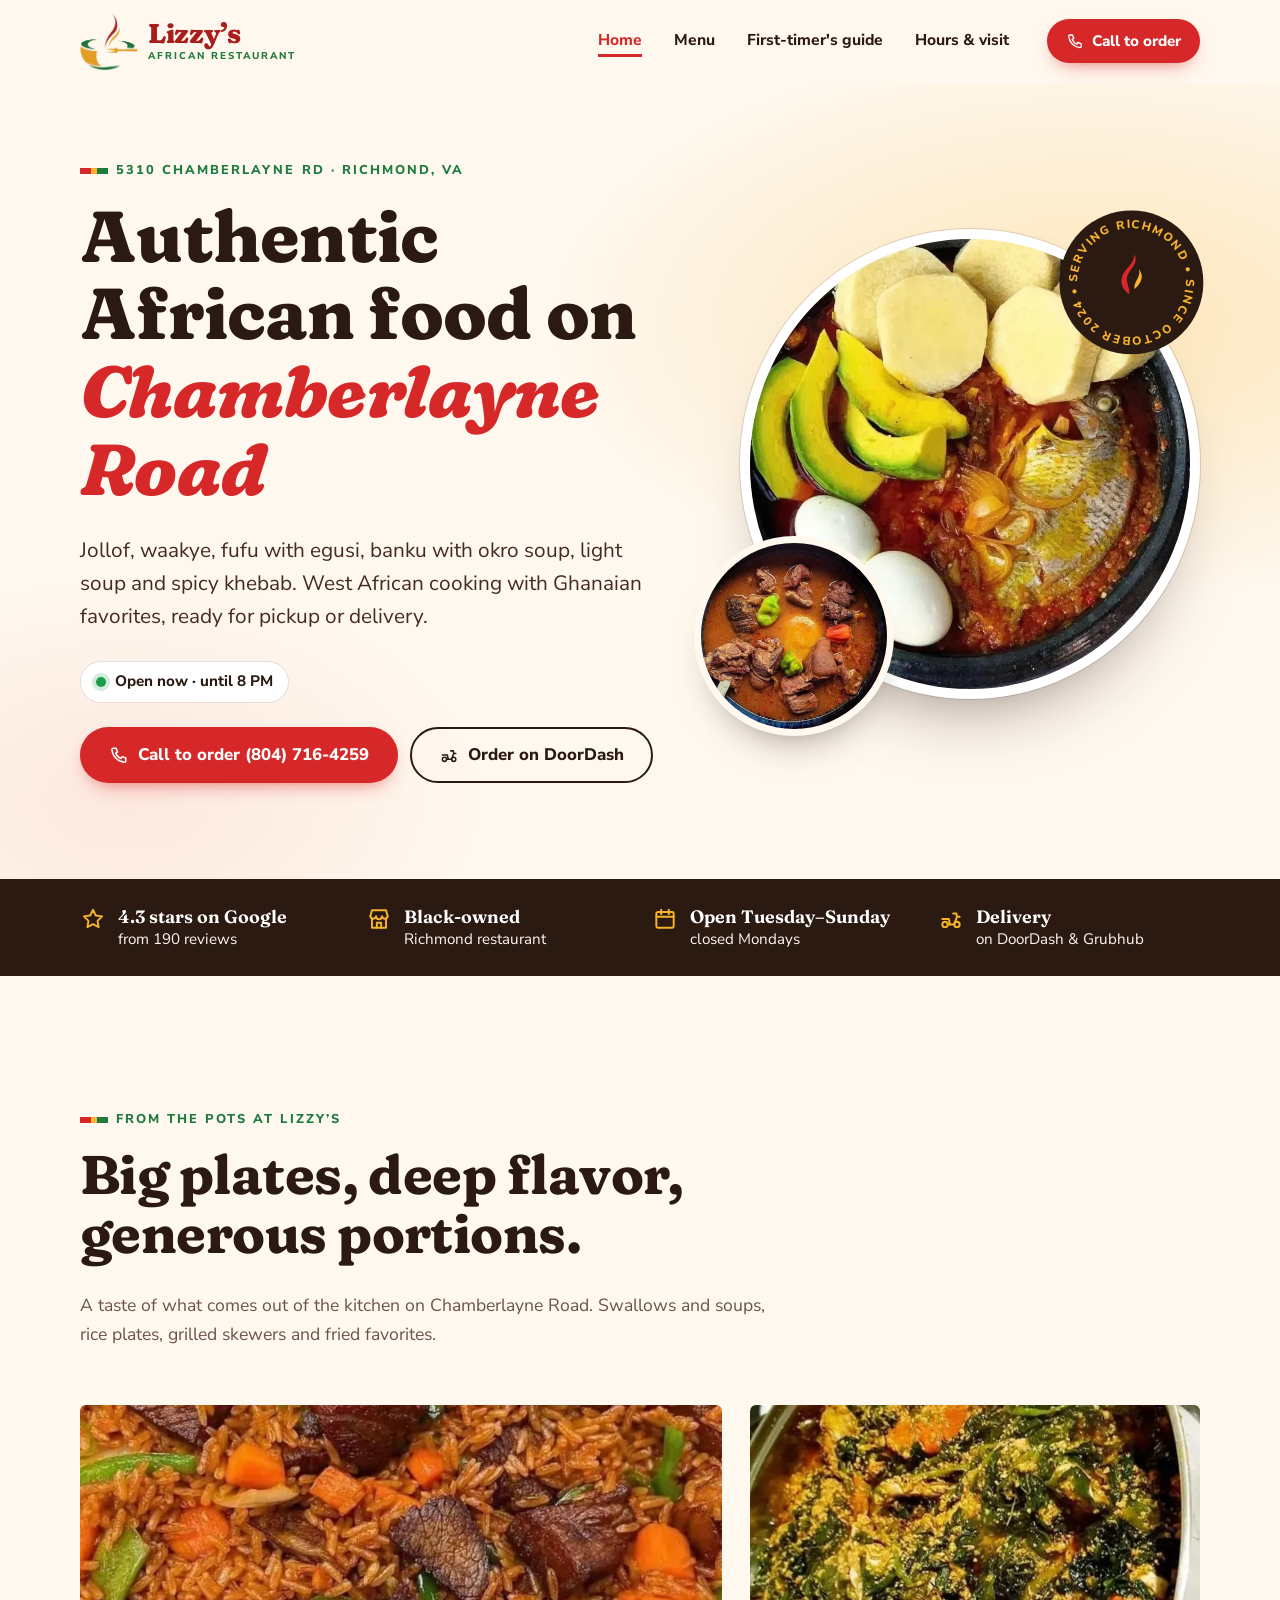
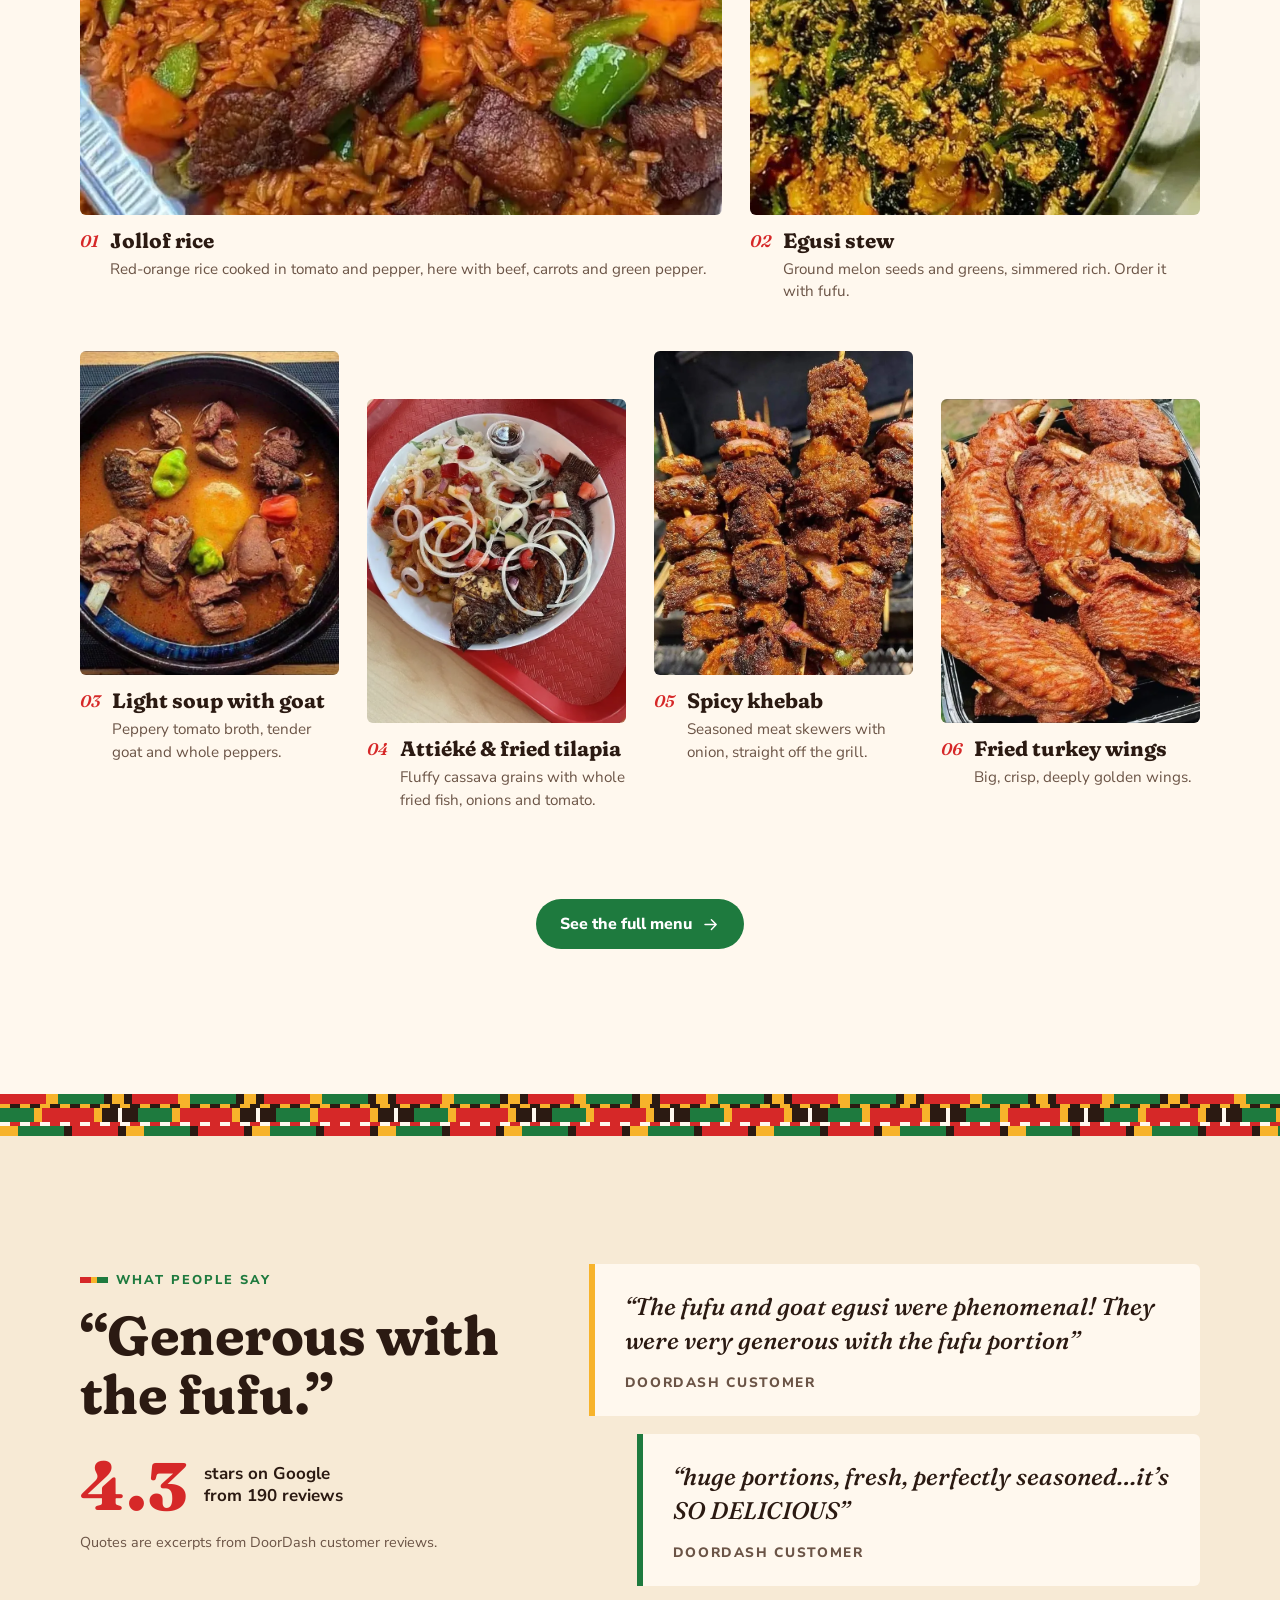
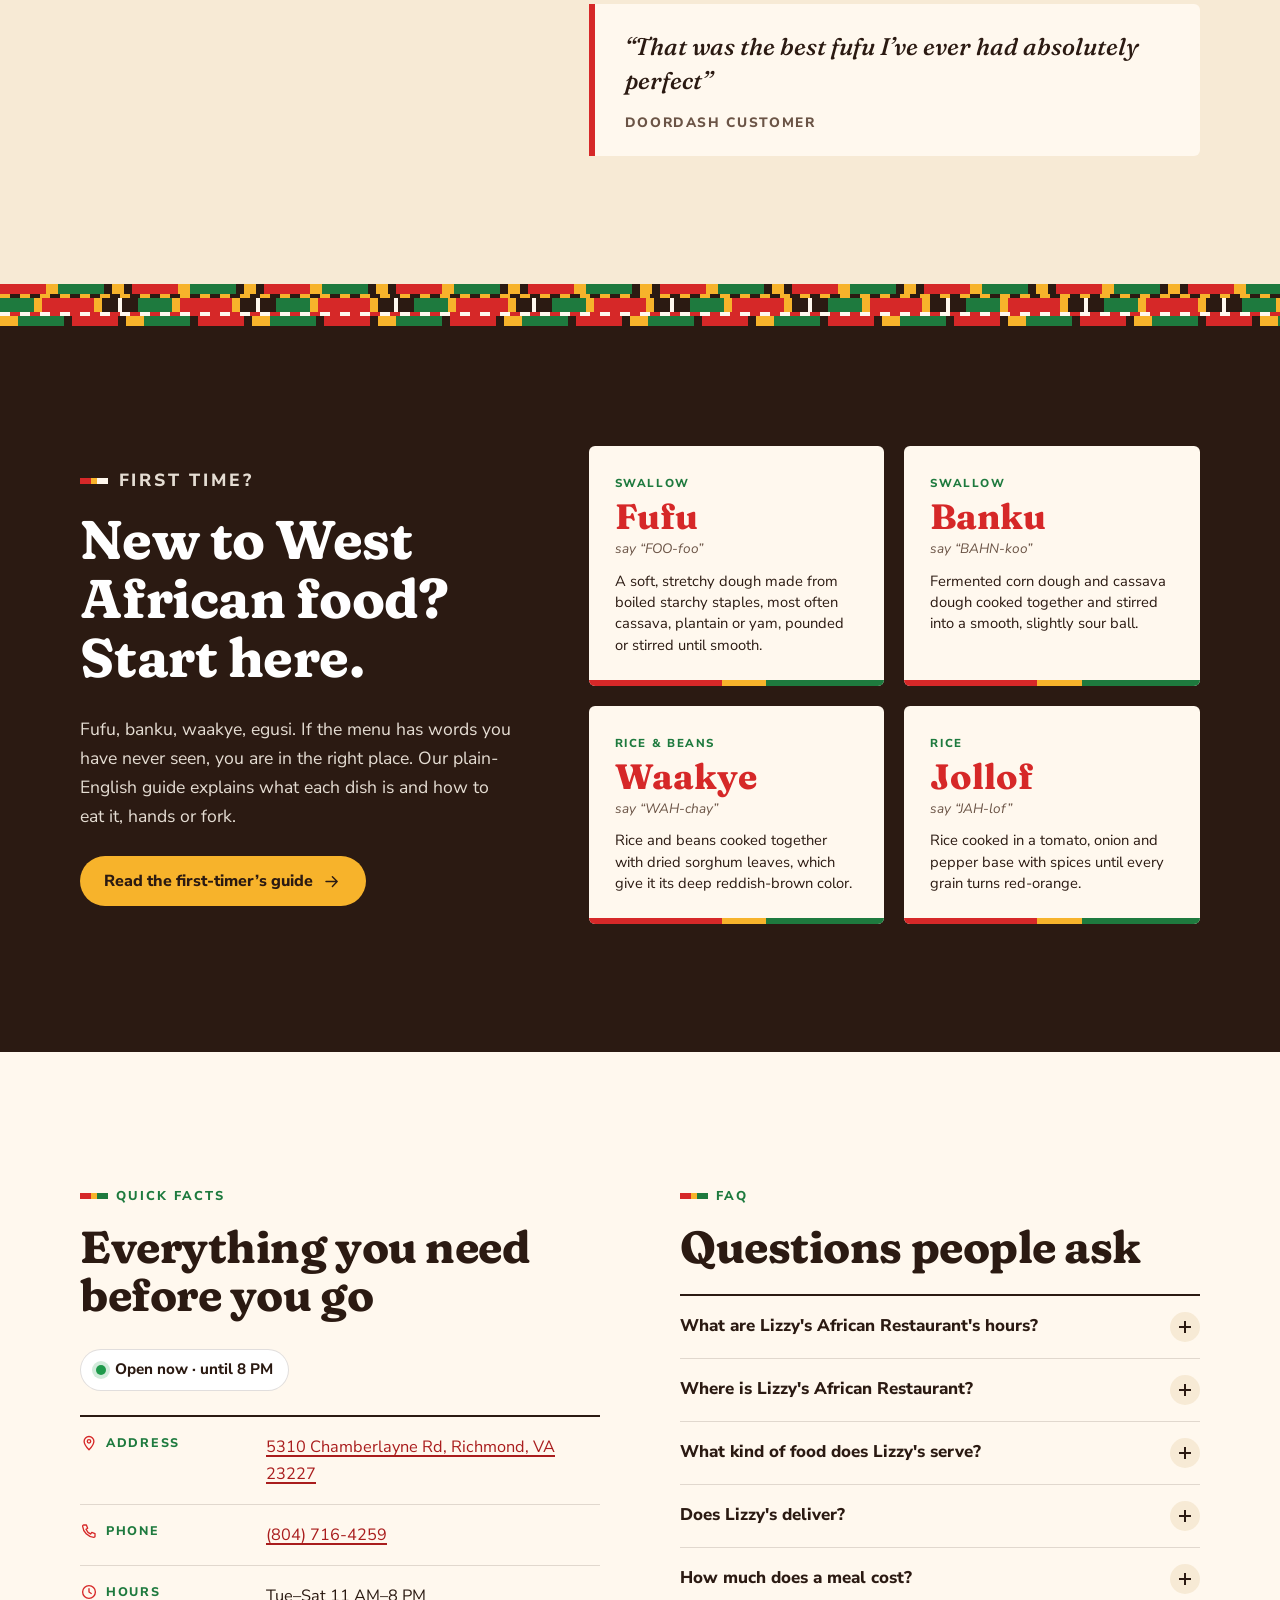
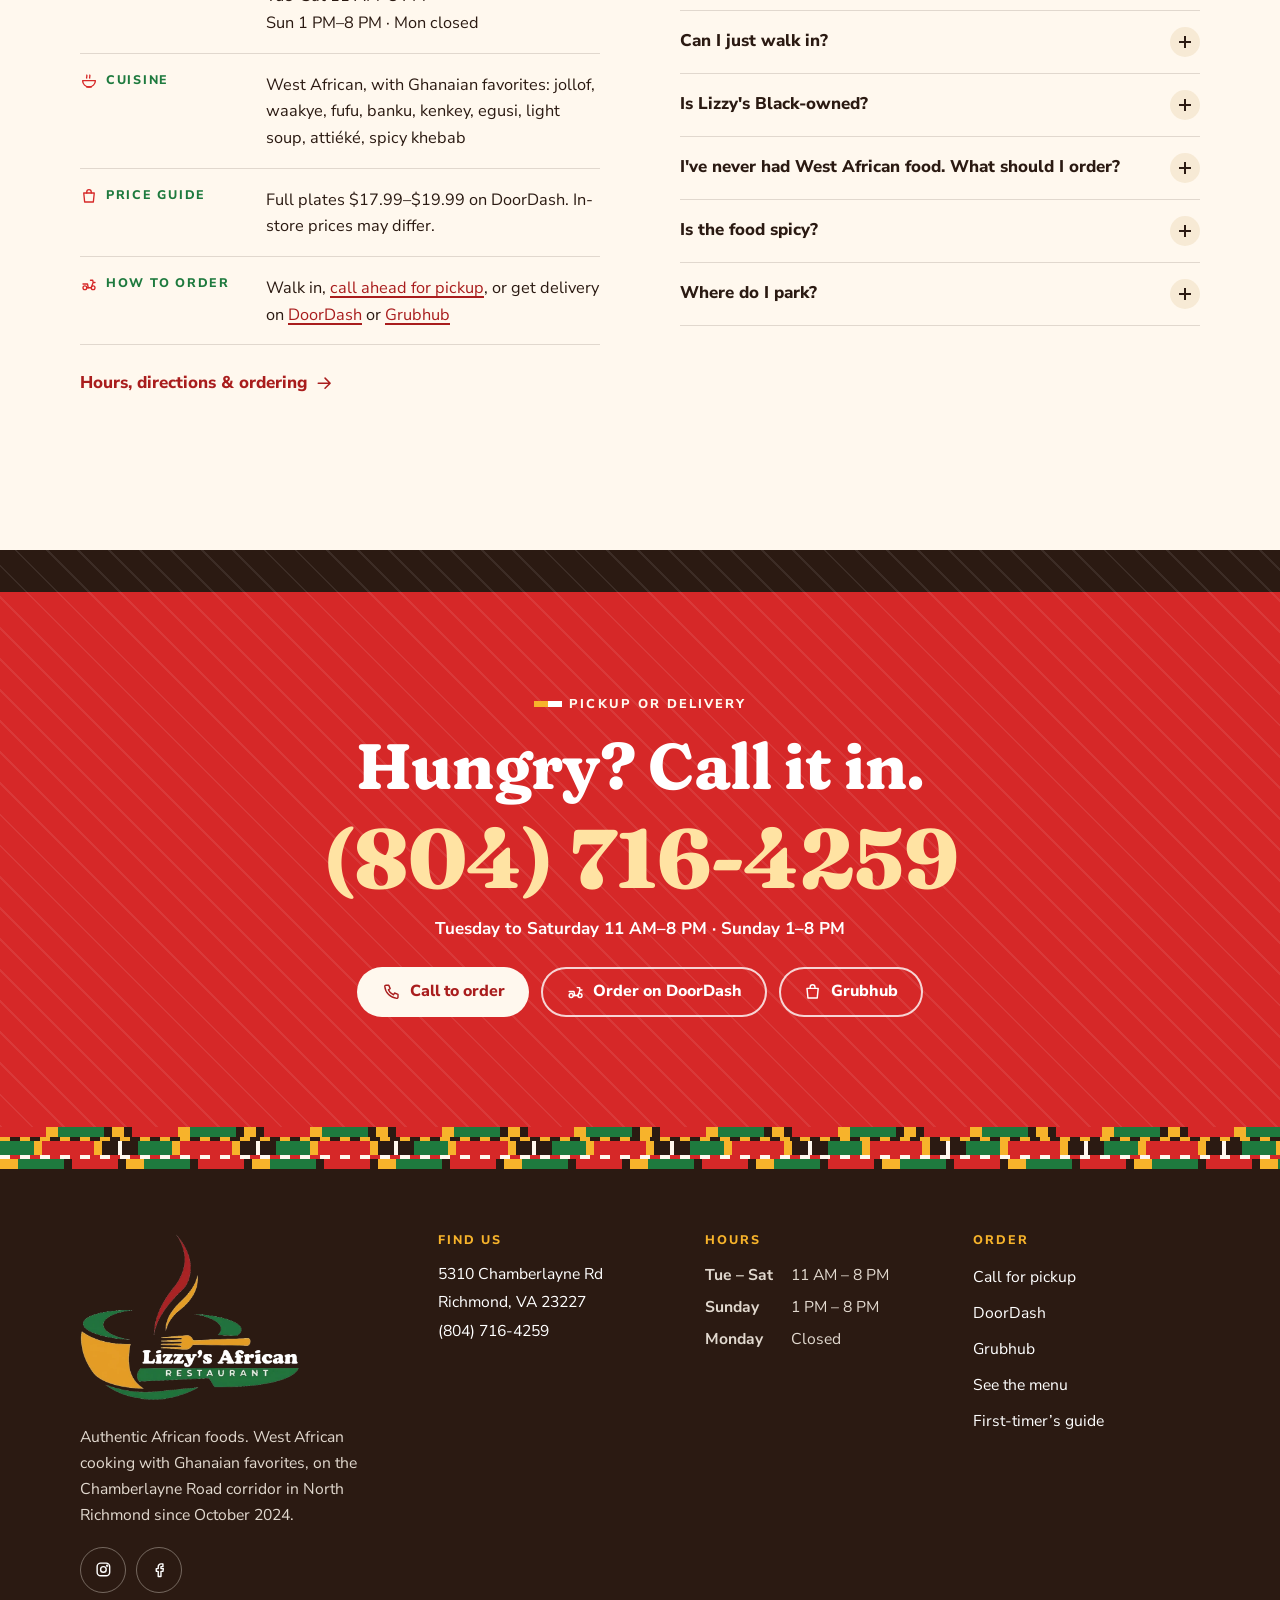
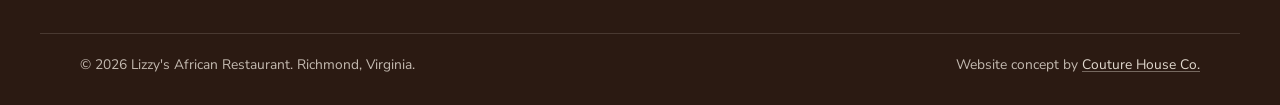
<file: index.html>
<!DOCTYPE html>
<html lang="en">
<head>
<meta charset="utf-8">
<meta name="viewport" content="width=device-width, initial-scale=1, viewport-fit=cover">
<title>Lizzy's African Restaurant | African Food Richmond, VA</title>
<meta name="description" content="Authentic West African food with Ghanaian favorites on Chamberlayne Rd, Richmond, VA: jollof, waakye, fufu and egusi. Black-owned. Call (804) 716-4259.">
<link rel="canonical" href="https://lizzys-african-restaurant-website.netlify.app/">
<meta name="theme-color" content="#2B1A12">
<meta name="robots" content="index, follow, max-image-preview:large">
<meta property="og:type" content="restaurant.restaurant">
<meta property="og:site_name" content="Lizzy's African Restaurant">
<meta property="og:title" content="Lizzy's African Restaurant | African Food Richmond, VA">
<meta property="og:description" content="Authentic West African food with Ghanaian favorites on Chamberlayne Rd, Richmond, VA: jollof, waakye, fufu and egusi. Black-owned. Call (804) 716-4259.">
<meta property="og:url" content="https://lizzys-african-restaurant-website.netlify.app/">
<meta property="og:image" content="https://lizzys-african-restaurant-website.netlify.app/assets/img/share.jpg">
<meta property="og:image:width" content="1200">
<meta property="og:image:height" content="630">
<meta property="og:image:alt" content="Lizzy's African Restaurant: boiled yam, fish in pepper stew, avocado and eggs, with the restaurant name">
<meta property="og:locale" content="en_US">
<meta name="twitter:card" content="summary_large_image">
<meta name="twitter:title" content="Lizzy's African Restaurant | African Food Richmond, VA">
<meta name="twitter:description" content="Authentic West African food with Ghanaian favorites on Chamberlayne Rd, Richmond, VA: jollof, waakye, fufu and egusi. Black-owned. Call (804) 716-4259.">
<meta name="twitter:image" content="https://lizzys-african-restaurant-website.netlify.app/assets/img/share.jpg">
<meta name="geo.region" content="US-VA">
<meta name="geo.placename" content="Richmond">
<link rel="icon" href="assets/img/favicon.svg" type="image/svg+xml">
<link rel="icon" href="assets/img/favicon-32.png" sizes="32x32" type="image/png">
<link rel="apple-touch-icon" href="assets/img/apple-touch-icon.png">
<link rel="manifest" href="site.webmanifest">
<link rel="preload" href="assets/fonts/fraunces-latin-soft-normal.woff2" as="font" type="font/woff2" crossorigin>
<link rel="preload" href="assets/fonts/nunito-sans-latin-wght-normal.woff2" as="font" type="font/woff2" crossorigin>
<link rel="preload" as="image" href="assets/img/boiled-yam-fish-stew-avocado-eggs.webp" imagesrcset="assets/img/boiled-yam-fish-stew-avocado-eggs-800.webp 800w, assets/img/boiled-yam-fish-stew-avocado-eggs.webp 955w" imagesizes="(min-width: 960px) 520px, 88vw" fetchpriority="high">
<link rel="stylesheet" href="assets/css/fonts.css?v=20260930b">
<link rel="stylesheet" href="assets/css/site.css?v=20260930b">
<script>document.documentElement.classList.add('js')</script>
<script src="assets/js/site.js" defer></script>
<script type="application/ld+json">{"@context":"https://schema.org","@type":"Restaurant","@id":"https://lizzys-african-restaurant-website.netlify.app/#restaurant","name":"Lizzy's African Restaurant","alternateName":"Lizzy's","description":"Authentic African foods on Chamberlayne Road in Richmond, VA: West African cooking with Ghanaian favorites such as jollof, waakye, fufu with egusi, banku with okro soup, light soup and spicy khebab. Black-owned. Call ahead for pickup or order delivery on DoorDash and Grubhub.","url":"https://lizzys-african-restaurant-website.netlify.app/","logo":"https://lizzys-african-restaurant-website.netlify.app/assets/img/lizzys-logo.png","image":["https://lizzys-african-restaurant-website.netlify.app/assets/img/share.jpg","https://lizzys-african-restaurant-website.netlify.app/assets/img/boiled-yam-fish-stew-avocado-eggs.webp","https://lizzys-african-restaurant-website.netlify.app/assets/img/jollof-rice-beef-vegetables.webp"],"telephone":"+1-804-716-4259","address":{"@type":"PostalAddress","streetAddress":"5310 Chamberlayne Rd","addressLocality":"Richmond","addressRegion":"VA","postalCode":"23227","addressCountry":"US"},"servesCuisine":["West African","Ghanaian","African"],"priceRange":"$$","openingHoursSpecification":[{"@type":"OpeningHoursSpecification","dayOfWeek":["Tuesday","Wednesday","Thursday","Friday","Saturday"],"opens":"11:00","closes":"20:00"},{"@type":"OpeningHoursSpecification","dayOfWeek":"Sunday","opens":"13:00","closes":"20:00"}],"areaServed":[{"@type":"City","name":"Richmond, VA"},{"@type":"AdministrativeArea","name":"Henrico County, VA"}],"sameAs":["https://www.instagram.com/lizzys_african_restaurant/","https://www.facebook.com/p/Lizzys-African-Restaurant-61564175797078/","https://www.visitrichmondva.com/listing/lizzy%E2%80%99s-african-restaurant/15921/","https://www.eatokra.com/businesses/lizzy-s-african-restaurant"],"hasMenu":"https://lizzys-african-restaurant-website.netlify.app/menu.html","potentialAction":{"@type":"OrderAction","target":[{"@type":"EntryPoint","urlTemplate":"https://www.doordash.com/store/lizzy's-african-restaurant-richmond-32662293/","actionPlatform":["http://schema.org/DesktopWebPlatform","http://schema.org/MobileWebPlatform"]},{"@type":"EntryPoint","urlTemplate":"https://www.grubhub.com/restaurant/lizzys-african-restaurant-5310-chamberlayne-road-richmond/11192736","actionPlatform":["http://schema.org/DesktopWebPlatform","http://schema.org/MobileWebPlatform"]}]},"aggregateRating":{"@type":"AggregateRating","ratingValue":"4.3","reviewCount":"190","bestRating":"5"}}</script>
<script type="application/ld+json">{"@context":"https://schema.org","@type":"WebSite","@id":"https://lizzys-african-restaurant-website.netlify.app/#website","name":"Lizzy's African Restaurant","url":"https://lizzys-african-restaurant-website.netlify.app/","publisher":{"@id":"https://lizzys-african-restaurant-website.netlify.app/#restaurant"},"inLanguage":"en-US"}</script>
<script type="application/ld+json">{"@context":"https://schema.org","@type":"FAQPage","mainEntity":[{"@type":"Question","name":"What are Lizzy's African Restaurant's hours?","acceptedAnswer":{"@type":"Answer","text":"Tuesday through Saturday 11 AM to 8 PM, Sunday 1 PM to 8 PM. Closed Mondays."}},{"@type":"Question","name":"Where is Lizzy's African Restaurant?","acceptedAnswer":{"@type":"Answer","text":"5310 Chamberlayne Rd, Richmond, VA 23227, on the Chamberlayne Road corridor in North Richmond."}},{"@type":"Question","name":"What kind of food does Lizzy's serve?","acceptedAnswer":{"@type":"Answer","text":"Authentic African food: West African cooking with Ghanaian favorites like jollof rice, waakye, fufu with egusi, banku with okro soup, light soup, atti&eacute;k&eacute; with fish and spicy khebab."}},{"@type":"Question","name":"Does Lizzy's deliver?","acceptedAnswer":{"@type":"Answer","text":"Yes, through DoorDash and Grubhub. You can also call (804) 716-4259 to order ahead for pickup."}},{"@type":"Question","name":"How much does a meal cost?","acceptedAnswer":{"@type":"Answer","text":"Full plates such as jollof, waakye or fufu with egusi are listed at $17.99 to $19.99 on DoorDash. In-store prices may differ, so call for current prices."}},{"@type":"Question","name":"Can I just walk in?","acceptedAnswer":{"@type":"Answer","text":"Yes. Stop by during open hours and order at the counter, or call ahead so your food is ready when you arrive."}},{"@type":"Question","name":"Is Lizzy's Black-owned?","acceptedAnswer":{"@type":"Answer","text":"Yes. Lizzy's African Restaurant is listed as a Black-owned business on EatOkra."}},{"@type":"Question","name":"I've never had West African food. What should I order?","acceptedAnswer":{"@type":"Answer","text":"A jollof or waakye plate is an easy, fork-friendly start. If you want the full experience, try fufu with egusi or light soup. Our first-timer&rsquo;s guide explains each dish."}},{"@type":"Question","name":"Is the food spicy?","acceptedAnswer":{"@type":"Answer","text":"West African cooking often uses fresh hot peppers, and soups and pepper sauces can bring real heat. Ask about spice when you order."}},{"@type":"Question","name":"Where do I park?","acceptedAnswer":{"@type":"Answer","text":"Call (804) 716-4259 when you head over and the team can point you to the easiest parking at 5310 Chamberlayne Rd."}}]}</script>
</head><body>
<a class="skip" href="#main">Skip to main content</a>
<header class="site-header" data-header>
  <div class="wrap header-in">
    <a class="brand" href="index.html" aria-label="Lizzy's African Restaurant, home">
      <img class="mark" data-anim src="assets/img/lizzys-mark.webp" width="256" height="250" alt="" aria-hidden="true" decoding="async">
      <span class="brand-txt"><span class="brand-name">Lizzy&rsquo;s</span><span class="brand-sub">African Restaurant</span></span>
    </a>
    <nav class="nav" aria-label="Main">
      <ul class="nav-list" id="nav-list"><li><a href="index.html" aria-current="page">Home</a></li><li><a href="menu.html">Menu</a></li><li><a href="guide.html">First-timer's guide</a></li><li><a href="visit.html">Hours &amp; visit</a></li>
        <li class="nav-cta-m"><a class="btn btn-red" href="tel:+18047164259"><svg class="ic" viewBox="0 0 24 24" width="24" height="24" fill="none" stroke="currentColor" stroke-width="1.8" stroke-linecap="round" stroke-linejoin="round" aria-hidden="true" focusable="false"><path d="M5 4h3.5l1.7 4.3-2.2 1.4a11 11 0 0 0 6.3 6.3l1.4-2.2L20 15.5V19a1.5 1.5 0 0 1-1.6 1.5A16.5 16.5 0 0 1 3.5 5.6 1.5 1.5 0 0 1 5 4z"/></svg>Call (804) 716-4259</a></li>
      </ul>
    </nav>
    <a class="btn btn-red btn-sm header-call" href="tel:+18047164259"><svg class="ic" viewBox="0 0 24 24" width="24" height="24" fill="none" stroke="currentColor" stroke-width="1.8" stroke-linecap="round" stroke-linejoin="round" aria-hidden="true" focusable="false"><path d="M5 4h3.5l1.7 4.3-2.2 1.4a11 11 0 0 0 6.3 6.3l1.4-2.2L20 15.5V19a1.5 1.5 0 0 1-1.6 1.5A16.5 16.5 0 0 1 3.5 5.6 1.5 1.5 0 0 1 5 4z"/></svg><span>Call to order</span></a>
    <button class="nav-toggle" type="button" aria-expanded="false" aria-controls="nav-list" data-nav-toggle>
      <span class="sr-only" data-nav-label>Open menu</span><svg class="ic ic-open" viewBox="0 0 24 24" width="24" height="24" fill="none" stroke="currentColor" stroke-width="1.8" stroke-linecap="round" stroke-linejoin="round" aria-hidden="true" focusable="false"><path d="M4 7h16M4 12h16M4 17h16"/></svg><svg class="ic ic-close" viewBox="0 0 24 24" width="24" height="24" fill="none" stroke="currentColor" stroke-width="1.8" stroke-linecap="round" stroke-linejoin="round" aria-hidden="true" focusable="false"><path d="M6 6l12 12M18 6 6 18"/></svg>
    </button>
  </div>
</header><main id="main">
<section class="hero" aria-labelledby="hero-h">
  <div class="hero-bg" aria-hidden="true"></div>
  <div class="wrap hero-grid">
    <div class="hero-copy">
      <p class="eyebrow">5310 Chamberlayne Rd &middot; Richmond, VA</p>
      <h1 id="hero-h" class="hero-h">Authentic African food on <em>Chamberlayne Road</em></h1>
      <p class="lede">Jollof, waakye, fufu with egusi, banku with okro soup, light soup and spicy khebab. West African cooking with Ghanaian favorites, ready for pickup or delivery.</p>
      <p class="status " data-open-status aria-live="polite"><span class="dot" aria-hidden="true"></span><span data-status-text>Open Tue&ndash;Sat 11 AM&ndash;8 PM &middot; Sun 1&ndash;8 PM</span></p>
      <div class="cta-row">
        <a class="btn btn-red btn-lg" href="tel:+18047164259"><svg class="ic" viewBox="0 0 24 24" width="24" height="24" fill="none" stroke="currentColor" stroke-width="1.8" stroke-linecap="round" stroke-linejoin="round" aria-hidden="true" focusable="false"><path d="M5 4h3.5l1.7 4.3-2.2 1.4a11 11 0 0 0 6.3 6.3l1.4-2.2L20 15.5V19a1.5 1.5 0 0 1-1.6 1.5A16.5 16.5 0 0 1 3.5 5.6 1.5 1.5 0 0 1 5 4z"/></svg>Call to order (804) 716-4259</a>
        <a class="btn btn-line btn-lg" href="https://www.doordash.com/store/lizzy's-african-restaurant-richmond-32662293/" rel="noopener" target="_blank"><svg class="ic" viewBox="0 0 24 24" width="24" height="24" fill="none" stroke="currentColor" stroke-width="1.8" stroke-linecap="round" stroke-linejoin="round" aria-hidden="true" focusable="false"><circle cx="6.5" cy="17" r="2.5"/><circle cx="17.5" cy="17" r="2.5"/><path d="M9 17h6l2.5-7H20M14 7h3l.5 3"/><path d="M4 12h6l1 5"/></svg>Order on DoorDash</a>
      </div>
    </div>
    <div class="hero-art" aria-hidden="false">
      <div class="plate plate-main" data-spin>
        <img src="assets/img/boiled-yam-fish-stew-avocado-eggs.webp" srcset="assets/img/boiled-yam-fish-stew-avocado-eggs-800.webp 800w, assets/img/boiled-yam-fish-stew-avocado-eggs.webp 955w" sizes="(min-width: 960px) 520px, 88vw" alt="Boiled yam slices with fish in tomato-pepper stew, sliced avocado and two boiled eggs in a black clay bowl" width="955" height="945" fetchpriority="high" decoding="async">
      </div>
      <svg class="steam steam-hero" viewBox="0 0 120 140" aria-hidden="true" focusable="false">
<path d="M34 130c-14-18 14-30 0-50s12-32 2-52"/><path d="M60 134c-14-20 16-32 0-54s14-34 2-56"/><path d="M86 130c-14-18 14-30 0-50s12-32 2-52"/></svg>
      <div class="plate plate-side">
        <img src="assets/img/light-soup-goat-peppers.webp" srcset="assets/img/light-soup-goat-peppers-800.webp 800w, assets/img/light-soup-goat-peppers.webp 1440w" sizes="(min-width: 960px) 220px, 36vw" alt="Light soup with goat meat and whole peppers" width="1440" height="1439" loading="lazy" decoding="async">
      </div>
      <svg class="seal" viewBox="0 0 200 200" aria-hidden="true" focusable="false">
        <defs><path id="sealpath" d="M100 100m-74 0a74 74 0 1 1 148 0a74 74 0 1 1-148 0"/></defs>
        <circle cx="100" cy="100" r="98" class="seal-bg"/>
        <text class="seal-txt" textLength="458" lengthAdjust="spacing"><textPath href="#sealpath" startOffset="0" textLength="458" lengthAdjust="spacing">SERVING RICHMOND &#8226; SINCE OCTOBER 2024 &#8226;</textPath></text>
        <path class="seal-flame" d="M104 62c8 14-12 22-10 36 1 7 4 11 3 18-9-6-12-14-10-23 3-12 16-16 17-31z"/>
        <path class="seal-flame2" d="M110 82c4 10-7 16-6 27 6-4 11-12 10-19-.5-3-2-6-4-8z"/>
      </svg>
    </div>
  </div>
</section>

<section class="trust" aria-label="At a glance">
  <ul class="wrap trust-list">
    <li><svg class="ic" viewBox="0 0 24 24" width="24" height="24" fill="none" stroke="currentColor" stroke-width="1.8" stroke-linecap="round" stroke-linejoin="round" aria-hidden="true" focusable="false"><path d="M12 3.5l2.6 5.3 5.8.8-4.2 4.1 1 5.8L12 16.8l-5.2 2.7 1-5.8-4.2-4.1 5.8-.8z"/></svg><span><strong>4.3 stars on Google</strong> from 190 reviews</span></li>
    <li><svg class="ic" viewBox="0 0 24 24" width="24" height="24" fill="none" stroke="currentColor" stroke-width="1.8" stroke-linecap="round" stroke-linejoin="round" aria-hidden="true" focusable="false"><path d="M4 9.5 5.5 4h13L20 9.5"/><path d="M4 9.5a2.7 2.7 0 0 0 5.3 0 2.7 2.7 0 0 0 5.4 0 2.7 2.7 0 0 0 5.3 0"/><path d="M5.5 12v8h13v-8"/><path d="M10 20v-4.5h4V20"/></svg><span><strong>Black-owned</strong> Richmond restaurant</span></li>
    <li><svg class="ic" viewBox="0 0 24 24" width="24" height="24" fill="none" stroke="currentColor" stroke-width="1.8" stroke-linecap="round" stroke-linejoin="round" aria-hidden="true" focusable="false"><rect x="4" y="5.5" width="16" height="14.5" rx="1.5"/><path d="M4 10h16M8.5 3.5v4M15.5 3.5v4"/></svg><span><strong>Open Tuesday&ndash;Sunday</strong> closed Mondays</span></li>
    <li><svg class="ic" viewBox="0 0 24 24" width="24" height="24" fill="none" stroke="currentColor" stroke-width="1.8" stroke-linecap="round" stroke-linejoin="round" aria-hidden="true" focusable="false"><circle cx="6.5" cy="17" r="2.5"/><circle cx="17.5" cy="17" r="2.5"/><path d="M9 17h6l2.5-7H20M14 7h3l.5 3"/><path d="M4 12h6l1 5"/></svg><span><strong>Delivery</strong> on DoorDash &amp; Grubhub</span></li>
  </ul>
</section>

<section class="section dishes" aria-labelledby="dishes-h">
  <div class="wrap">
    <div class="sec-head reveal">
      <p class="eyebrow">From the pots at Lizzy&rsquo;s</p>
      <h2 id="dishes-h">Big plates, deep flavor, generous portions.</h2>
      <p class="sec-lede">A taste of what comes out of the kitchen on Chamberlayne Road. Swallows and soups, rice plates, grilled skewers and fried favorites.</p>
    </div>
    <div class="dish-grid"><figure class="dish d-wide reveal">
  <div class="dish-img"><img src="assets/img/jollof-rice-beef-vegetables.webp" srcset="assets/img/jollof-rice-beef-vegetables-800.webp 800w, assets/img/jollof-rice-beef-vegetables.webp 1440w" sizes="(min-width: 960px) 40vw, 92vw" alt="Jollof rice with tender beef, carrots and green peppers in a foil tray" width="1440" height="960" loading="lazy" decoding="async"></div>
  <figcaption><span class="dish-no">01</span><span class="dish-name">Jollof rice</span><span class="dish-line">Red-orange rice cooked in tomato and pepper, here with beef, carrots and green pepper.</span></figcaption>
</figure><figure class="dish d-tall reveal">
  <div class="dish-img"><img src="assets/img/egusi-stew-greens.webp" srcset="assets/img/egusi-stew-greens-800.webp 800w, assets/img/egusi-stew-greens.webp 1440w" sizes="(min-width: 960px) 40vw, 92vw" alt="A pot of egusi stew with leafy greens and meat" width="1440" height="1800" loading="lazy" decoding="async"></div>
  <figcaption><span class="dish-no">02</span><span class="dish-name">Egusi stew</span><span class="dish-line">Ground melon seeds and greens, simmered rich. Order it with fufu.</span></figcaption>
</figure><figure class="dish d-sq steam-host reveal">
  <div class="dish-img"><img src="assets/img/light-soup-goat-peppers.webp" srcset="assets/img/light-soup-goat-peppers-800.webp 800w, assets/img/light-soup-goat-peppers.webp 1440w" sizes="(min-width: 960px) 40vw, 92vw" alt="Light soup with goat meat and whole peppers in a dark bowl" width="1440" height="1439" loading="lazy" decoding="async"><svg class="steam" viewBox="0 0 120 140" aria-hidden="true" focusable="false">
<path d="M34 130c-14-18 14-30 0-50s12-32 2-52"/><path d="M60 134c-14-20 16-32 0-54s14-34 2-56"/><path d="M86 130c-14-18 14-30 0-50s12-32 2-52"/></svg></div>
  <figcaption><span class="dish-no">03</span><span class="dish-name">Light soup with goat</span><span class="dish-line">Peppery tomato broth, tender goat and whole peppers.</span></figcaption>
</figure><figure class="dish d-sq reveal">
  <div class="dish-img"><img src="assets/img/atieke-fried-tilapia-onions.webp" srcset="assets/img/atieke-fried-tilapia-onions-800.webp 800w, assets/img/atieke-fried-tilapia-onions.webp 1340w" sizes="(min-width: 960px) 40vw, 92vw" alt="Atieke with a whole fried tilapia, onion rings and diced tomatoes on a red tray" width="1340" height="1340" loading="lazy" decoding="async"></div>
  <figcaption><span class="dish-no">04</span><span class="dish-name">Atti&eacute;k&eacute; &amp; fried tilapia</span><span class="dish-line">Fluffy cassava grains with whole fried fish, onions and tomato.</span></figcaption>
</figure><figure class="dish d-sq reveal">
  <div class="dish-img"><img src="assets/img/spicy-khebab-skewers.webp" srcset="assets/img/spicy-khebab-skewers-800.webp 800w, assets/img/spicy-khebab-skewers.webp 1125w" sizes="(min-width: 960px) 40vw, 92vw" alt="Spicy khebab: seasoned meat skewers with onion on a grill" width="1125" height="1330" loading="lazy" decoding="async"></div>
  <figcaption><span class="dish-no">05</span><span class="dish-name">Spicy khebab</span><span class="dish-line">Seasoned meat skewers with onion, straight off the grill.</span></figcaption>
</figure><figure class="dish d-sq reveal">
  <div class="dish-img"><img src="assets/img/fried-turkey-wings.webp" srcset="assets/img/fried-turkey-wings-800.webp 800w, assets/img/fried-turkey-wings.webp 1440w" sizes="(min-width: 960px) 40vw, 92vw" alt="A tray of crisp fried turkey wings" width="1440" height="1698" loading="lazy" decoding="async"></div>
  <figcaption><span class="dish-no">06</span><span class="dish-name">Fried turkey wings</span><span class="dish-line">Big, crisp, deeply golden wings.</span></figcaption>
</figure></div>
    <p class="center reveal"><a class="btn btn-green" href="menu.html">See the full menu<svg class="ic" viewBox="0 0 24 24" width="24" height="24" fill="none" stroke="currentColor" stroke-width="1.8" stroke-linecap="round" stroke-linejoin="round" aria-hidden="true" focusable="false"><path d="M5 12h14M13 6l6 6-6 6"/></svg></a></p>
  </div>
</section>

<div class="kente kente-weave" aria-hidden="true"><span></span><span></span><span></span><span></span><span></span></div>

<section class="section reviews" aria-labelledby="rev-h">
  <div class="wrap rev-grid">
    <div class="rev-head reveal">
      <p class="eyebrow">What people say</p>
      <h2 id="rev-h">&ldquo;Generous with the fufu.&rdquo;</h2>
      <p class="rev-score"><span class="big">4.3</span><span>stars on Google<br>from 190 reviews</span></p>
      <p class="small muted">Quotes are excerpts from DoorDash customer reviews.</p>
    </div>
    <div class="quotes"><blockquote class="quote reveal"><p>&ldquo;The fufu and goat egusi were phenomenal! They were very generous with the fufu portion&rdquo;</p><footer>DoorDash customer</footer></blockquote><blockquote class="quote reveal"><p>&ldquo;huge portions, fresh, perfectly seasoned&hellip;it&rsquo;s SO DELICIOUS&rdquo;</p><footer>DoorDash customer</footer></blockquote><blockquote class="quote reveal"><p>&ldquo;That was the best fufu I&rsquo;ve ever had absolutely perfect&rdquo;</p><footer>DoorDash customer</footer></blockquote></div>
  </div>
</section>

<section class="section teaser" aria-labelledby="teaser-h">
  <div class="kente kente-top" aria-hidden="true"><span></span><span></span><span></span><span></span><span></span></div>
  <div class="wrap teaser-grid">
    <div class="teaser-copy reveal">
      <p class="eyebrow eyebrow-yellow">First time?</p>
      <h2 id="teaser-h">New to West African food? Start here.</h2>
      <p>Fufu, banku, waakye, egusi. If the menu has words you have never seen, you are in the right place. Our plain-English guide explains what each dish is and how to eat it, hands or fork.</p>
      <a class="btn btn-yellow" href="guide.html">Read the first-timer&rsquo;s guide<svg class="ic" viewBox="0 0 24 24" width="24" height="24" fill="none" stroke="currentColor" stroke-width="1.8" stroke-linecap="round" stroke-linejoin="round" aria-hidden="true" focusable="false"><path d="M5 12h14M13 6l6 6-6 6"/></svg></a>
    </div>
    <ul class="flip-list"><li class="flip reveal"><a href="guide.html#fufu"><span class="flip-tag">Swallow</span><span class="flip-name">Fufu</span><span class="flip-say">say &ldquo;FOO-foo&rdquo;</span><span class="flip-what">A soft, stretchy dough made from boiled starchy staples, most often cassava, plantain or yam, pounded or stirred until smooth.</span></a></li><li class="flip reveal"><a href="guide.html#banku"><span class="flip-tag">Swallow</span><span class="flip-name">Banku</span><span class="flip-say">say &ldquo;BAHN-koo&rdquo;</span><span class="flip-what">Fermented corn dough and cassava dough cooked together and stirred into a smooth, slightly sour ball.</span></a></li><li class="flip reveal"><a href="guide.html#waakye"><span class="flip-tag">Rice &amp; beans</span><span class="flip-name">Waakye</span><span class="flip-say">say &ldquo;WAH-chay&rdquo;</span><span class="flip-what">Rice and beans cooked together with dried sorghum leaves, which give it its deep reddish-brown color.</span></a></li><li class="flip reveal"><a href="guide.html#jollof"><span class="flip-tag">Rice</span><span class="flip-name">Jollof</span><span class="flip-say">say &ldquo;JAH-lof&rdquo;</span><span class="flip-what">Rice cooked in a tomato, onion and pepper base with spices until every grain turns red-orange.</span></a></li></ul>
  </div>
</section>

<section class="section facts-faq" aria-labelledby="facts-h">
  <div class="wrap ff-grid">
    <div class="reveal">
      <p class="eyebrow">Quick facts</p>
      <h2 id="facts-h">Everything you need before you go</h2>
      <p class="status status-card" data-open-status aria-live="polite"><span class="dot" aria-hidden="true"></span><span data-status-text>Open Tue&ndash;Sat 11 AM&ndash;8 PM &middot; Sun 1&ndash;8 PM</span></p>
      <dl class="facts">
  <div><dt><svg class="ic" viewBox="0 0 24 24" width="24" height="24" fill="none" stroke="currentColor" stroke-width="1.8" stroke-linecap="round" stroke-linejoin="round" aria-hidden="true" focusable="false"><path d="M12 21s-6.5-6.2-6.5-11.2a6.5 6.5 0 0 1 13 0C18.5 14.8 12 21 12 21z"/><circle cx="12" cy="9.8" r="2.3"/></svg>Address</dt><dd><a href="https://www.google.com/maps/search/?api=1&query=Lizzy%27s+African+Restaurant+5310+Chamberlayne+Rd+Richmond+VA+23227" rel="noopener" target="_blank">5310 Chamberlayne Rd, Richmond, VA 23227</a></dd></div>
  <div><dt><svg class="ic" viewBox="0 0 24 24" width="24" height="24" fill="none" stroke="currentColor" stroke-width="1.8" stroke-linecap="round" stroke-linejoin="round" aria-hidden="true" focusable="false"><path d="M5 4h3.5l1.7 4.3-2.2 1.4a11 11 0 0 0 6.3 6.3l1.4-2.2L20 15.5V19a1.5 1.5 0 0 1-1.6 1.5A16.5 16.5 0 0 1 3.5 5.6 1.5 1.5 0 0 1 5 4z"/></svg>Phone</dt><dd><a href="tel:+18047164259">(804) 716-4259</a></dd></div>
  <div><dt><svg class="ic" viewBox="0 0 24 24" width="24" height="24" fill="none" stroke="currentColor" stroke-width="1.8" stroke-linecap="round" stroke-linejoin="round" aria-hidden="true" focusable="false"><circle cx="12" cy="12" r="8.5"/><path d="M12 7.5V12l3 2"/></svg>Hours</dt><dd>Tue&ndash;Sat 11 AM&ndash;8 PM<br>Sun 1 PM&ndash;8 PM &middot; Mon closed</dd></div>
  <div><dt><svg class="ic" viewBox="0 0 24 24" width="24" height="24" fill="none" stroke="currentColor" stroke-width="1.8" stroke-linecap="round" stroke-linejoin="round" aria-hidden="true" focusable="false"><path d="M3.5 11.5h17a8.5 8.5 0 0 1-17 0z"/><path d="M9 20h6"/><path d="M9 8c-1-1.3 1-2.3 0-3.8M13 8c-1-1.3 1-2.3 0-3.8"/></svg>Cuisine</dt><dd>West African, with Ghanaian favorites: jollof, waakye, fufu, banku, kenkey, egusi, light soup, atti&eacute;k&eacute;, spicy khebab</dd></div>
  <div><dt><svg class="ic" viewBox="0 0 24 24" width="24" height="24" fill="none" stroke="currentColor" stroke-width="1.8" stroke-linecap="round" stroke-linejoin="round" aria-hidden="true" focusable="false"><path d="M5 8h14l-1.2 12H6.2z"/><path d="M9 8V6.5a3 3 0 0 1 6 0V8"/></svg>Price guide</dt><dd>Full plates $17.99&ndash;$19.99 on DoorDash. In-store prices may differ.</dd></div>
  <div><dt><svg class="ic" viewBox="0 0 24 24" width="24" height="24" fill="none" stroke="currentColor" stroke-width="1.8" stroke-linecap="round" stroke-linejoin="round" aria-hidden="true" focusable="false"><circle cx="6.5" cy="17" r="2.5"/><circle cx="17.5" cy="17" r="2.5"/><path d="M9 17h6l2.5-7H20M14 7h3l.5 3"/><path d="M4 12h6l1 5"/></svg>How to order</dt><dd>Walk in, <a href="tel:+18047164259">call ahead for pickup</a>, or get delivery on <a href="https://www.doordash.com/store/lizzy's-african-restaurant-richmond-32662293/" rel="noopener" target="_blank">DoorDash</a> or <a href="https://www.grubhub.com/restaurant/lizzys-african-restaurant-5310-chamberlayne-road-richmond/11192736" rel="noopener" target="_blank">Grubhub</a></dd></div>
</dl>
      <p class="facts-links"><a class="link-arrow" href="visit.html">Hours, directions &amp; ordering<svg class="ic" viewBox="0 0 24 24" width="24" height="24" fill="none" stroke="currentColor" stroke-width="1.8" stroke-linecap="round" stroke-linejoin="round" aria-hidden="true" focusable="false"><path d="M5 12h14M13 6l6 6-6 6"/></svg></a></p>
    </div>
    <div class="reveal">
      <p class="eyebrow">FAQ</p>
      <h2 id="faq-h">Questions people ask</h2>
      <div class="faq"><details class="faq-item"><summary><h3 id="hq-0">What are Lizzy's African Restaurant's hours?</h3><span class="faq-plus" aria-hidden="true"></span></summary><div class="faq-a"><p>Tuesday through Saturday 11 AM to 8 PM, Sunday 1 PM to 8 PM. Closed Mondays.</p></div></details><details class="faq-item"><summary><h3 id="hq-1">Where is Lizzy's African Restaurant?</h3><span class="faq-plus" aria-hidden="true"></span></summary><div class="faq-a"><p>5310 Chamberlayne Rd, Richmond, VA 23227, on the Chamberlayne Road corridor in North Richmond.</p></div></details><details class="faq-item"><summary><h3 id="hq-2">What kind of food does Lizzy's serve?</h3><span class="faq-plus" aria-hidden="true"></span></summary><div class="faq-a"><p>Authentic African food: West African cooking with Ghanaian favorites like jollof rice, waakye, fufu with egusi, banku with okro soup, light soup, atti&eacute;k&eacute; with fish and spicy khebab.</p></div></details><details class="faq-item"><summary><h3 id="hq-3">Does Lizzy's deliver?</h3><span class="faq-plus" aria-hidden="true"></span></summary><div class="faq-a"><p>Yes, through DoorDash and Grubhub. You can also call (804) 716-4259 to order ahead for pickup.</p></div></details><details class="faq-item"><summary><h3 id="hq-4">How much does a meal cost?</h3><span class="faq-plus" aria-hidden="true"></span></summary><div class="faq-a"><p>Full plates such as jollof, waakye or fufu with egusi are listed at $17.99 to $19.99 on DoorDash. In-store prices may differ, so call for current prices.</p></div></details><details class="faq-item"><summary><h3 id="hq-5">Can I just walk in?</h3><span class="faq-plus" aria-hidden="true"></span></summary><div class="faq-a"><p>Yes. Stop by during open hours and order at the counter, or call ahead so your food is ready when you arrive.</p></div></details><details class="faq-item"><summary><h3 id="hq-6">Is Lizzy's Black-owned?</h3><span class="faq-plus" aria-hidden="true"></span></summary><div class="faq-a"><p>Yes. Lizzy's African Restaurant is listed as a Black-owned business on EatOkra.</p></div></details><details class="faq-item"><summary><h3 id="hq-7">I've never had West African food. What should I order?</h3><span class="faq-plus" aria-hidden="true"></span></summary><div class="faq-a"><p>A jollof or waakye plate is an easy, fork-friendly start. If you want the full experience, try fufu with egusi or light soup. Our <a href="guide.html">first-timer&rsquo;s guide</a> explains each dish.</p></div></details><details class="faq-item"><summary><h3 id="hq-8">Is the food spicy?</h3><span class="faq-plus" aria-hidden="true"></span></summary><div class="faq-a"><p>West African cooking often uses fresh hot peppers, and soups and pepper sauces can bring real heat. Ask about spice when you order.</p></div></details><details class="faq-item"><summary><h3 id="hq-9">Where do I park?</h3><span class="faq-plus" aria-hidden="true"></span></summary><div class="faq-a"><p>Call (804) 716-4259 when you head over and the team can point you to the easiest parking at 5310 Chamberlayne Rd.</p></div></details></div>
    </div>
  </div>
</section>

<section class="order-band" aria-labelledby="order-h">
  <div class="kente kente-top" aria-hidden="true"><span></span><span></span><span></span><span></span><span></span></div>
  <div class="wrap order-in reveal">
    <p class="eyebrow eyebrow-light">Pickup or delivery</p>
    <h2 id="order-h">Hungry? Call it in.</h2>
    <a class="order-phone" href="tel:+18047164259">(804) 716-4259</a>
    <p class="order-sub">Tuesday to Saturday 11 AM&ndash;8 PM &middot; Sunday 1&ndash;8 PM</p>
    <div class="cta-row cta-center">
      <a class="btn btn-cream" href="tel:+18047164259"><svg class="ic" viewBox="0 0 24 24" width="24" height="24" fill="none" stroke="currentColor" stroke-width="1.8" stroke-linecap="round" stroke-linejoin="round" aria-hidden="true" focusable="false"><path d="M5 4h3.5l1.7 4.3-2.2 1.4a11 11 0 0 0 6.3 6.3l1.4-2.2L20 15.5V19a1.5 1.5 0 0 1-1.6 1.5A16.5 16.5 0 0 1 3.5 5.6 1.5 1.5 0 0 1 5 4z"/></svg>Call to order</a>
      <a class="btn btn-outline-light" href="https://www.doordash.com/store/lizzy's-african-restaurant-richmond-32662293/" rel="noopener" target="_blank"><svg class="ic" viewBox="0 0 24 24" width="24" height="24" fill="none" stroke="currentColor" stroke-width="1.8" stroke-linecap="round" stroke-linejoin="round" aria-hidden="true" focusable="false"><circle cx="6.5" cy="17" r="2.5"/><circle cx="17.5" cy="17" r="2.5"/><path d="M9 17h6l2.5-7H20M14 7h3l.5 3"/><path d="M4 12h6l1 5"/></svg>Order on DoorDash</a>
      <a class="btn btn-outline-light" href="https://www.grubhub.com/restaurant/lizzys-african-restaurant-5310-chamberlayne-road-richmond/11192736" rel="noopener" target="_blank"><svg class="ic" viewBox="0 0 24 24" width="24" height="24" fill="none" stroke="currentColor" stroke-width="1.8" stroke-linecap="round" stroke-linejoin="round" aria-hidden="true" focusable="false"><path d="M5 8h14l-1.2 12H6.2z"/><path d="M9 8V6.5a3 3 0 0 1 6 0V8"/></svg>Grubhub</a>
    </div>
  </div>
</section>
</main>
<footer class="site-footer">
  <div class="kente kente-foot" aria-hidden="true"><span></span><span></span><span></span><span></span><span></span></div>
  <div class="wrap foot-grid">
    <div class="foot-brand">
      <a class="brand brand-foot" href="index.html" aria-label="Lizzy's African Restaurant, home"><img class="foot-logo" src="assets/img/lizzys-logo-reverse.webp" width="720" height="549" alt="Lizzy&rsquo;s African Restaurant" loading="lazy" decoding="async"></a>
      <p class="foot-tag">Authentic African foods. West African cooking with Ghanaian favorites, on the Chamberlayne Road corridor in North Richmond since October 2024.</p>
      <ul class="social" aria-label="Lizzy's online">
        <li><a href="https://www.instagram.com/lizzys_african_restaurant/" rel="noopener" target="_blank" aria-label="Instagram (opens in a new tab)"><svg class="ic" viewBox="0 0 24 24" width="24" height="24" fill="none" stroke="currentColor" stroke-width="1.8" stroke-linecap="round" stroke-linejoin="round" aria-hidden="true" focusable="false"><rect x="4" y="4" width="16" height="16" rx="4.5"/><circle cx="12" cy="12" r="3.6"/><circle cx="16.8" cy="7.2" r=".6" fill="currentColor"/></svg></a></li>
        <li><a href="https://www.facebook.com/p/Lizzys-African-Restaurant-61564175797078/" rel="noopener" target="_blank" aria-label="Facebook (opens in a new tab)"><svg class="ic" viewBox="0 0 24 24" width="24" height="24" fill="none" stroke="currentColor" stroke-width="1.8" stroke-linecap="round" stroke-linejoin="round" aria-hidden="true" focusable="false"><path d="M14 8.5h2.5V5H14a3.5 3.5 0 0 0-3.5 3.5V11H8v3.5h2.5V21H14v-6.5h2.5L17 11h-3V9a.5.5 0 0 1 .5-.5z"/></svg></a></li>
      </ul>
    </div>
    <div>
      <h2 class="foot-h">Find us</h2>
      <address class="foot-addr">
        <a href="https://www.google.com/maps/search/?api=1&query=Lizzy%27s+African+Restaurant+5310+Chamberlayne+Rd+Richmond+VA+23227" rel="noopener" target="_blank">5310 Chamberlayne Rd<br>Richmond, VA 23227</a><br>
        <a href="tel:+18047164259">(804) 716-4259</a>
      </address>
    </div>
    <div>
      <h2 class="foot-h">Hours</h2>
      <table class="foot-hours"><tbody>
        <tr><th scope="row">Tue &ndash; Sat</th><td>11 AM &ndash; 8 PM</td></tr>
        <tr><th scope="row">Sunday</th><td>1 PM &ndash; 8 PM</td></tr>
        <tr><th scope="row">Monday</th><td>Closed</td></tr>
      </tbody></table>
    </div>
    <div>
      <h2 class="foot-h">Order</h2>
      <ul class="foot-links">
        <li><a href="tel:+18047164259">Call for pickup</a></li>
        <li><a href="https://www.doordash.com/store/lizzy's-african-restaurant-richmond-32662293/" rel="noopener" target="_blank">DoorDash</a></li>
        <li><a href="https://www.grubhub.com/restaurant/lizzys-african-restaurant-5310-chamberlayne-road-richmond/11192736" rel="noopener" target="_blank">Grubhub</a></li>
        <li><a href="menu.html">See the menu</a></li>
        <li><a href="guide.html">First-timer&rsquo;s guide</a></li>
      </ul>
    </div>
  </div>
  <div class="wrap foot-base">
    <p>&copy; <span data-year>2026</span> Lizzy's African Restaurant. Richmond, Virginia.</p>
    <p class="credit">Website concept by <a href="https://couturehouse.co" rel="noopener" target="_blank">Couture House Co.</a></p>
  </div>
</footer>
<div class="mbar" aria-label="Quick order">
  <a class="mbar-call" href="tel:+18047164259"><svg class="ic" viewBox="0 0 24 24" width="24" height="24" fill="none" stroke="currentColor" stroke-width="1.8" stroke-linecap="round" stroke-linejoin="round" aria-hidden="true" focusable="false"><path d="M5 4h3.5l1.7 4.3-2.2 1.4a11 11 0 0 0 6.3 6.3l1.4-2.2L20 15.5V19a1.5 1.5 0 0 1-1.6 1.5A16.5 16.5 0 0 1 3.5 5.6 1.5 1.5 0 0 1 5 4z"/></svg><span>Call to order</span></a>
  <a class="mbar-dd" href="https://www.doordash.com/store/lizzy's-african-restaurant-richmond-32662293/" rel="noopener" target="_blank"><svg class="ic" viewBox="0 0 24 24" width="24" height="24" fill="none" stroke="currentColor" stroke-width="1.8" stroke-linecap="round" stroke-linejoin="round" aria-hidden="true" focusable="false"><circle cx="6.5" cy="17" r="2.5"/><circle cx="17.5" cy="17" r="2.5"/><path d="M9 17h6l2.5-7H20M14 7h3l.5 3"/><path d="M4 12h6l1 5"/></svg><span>DoorDash</span></a>
</div>
</body>
</html>
</file>
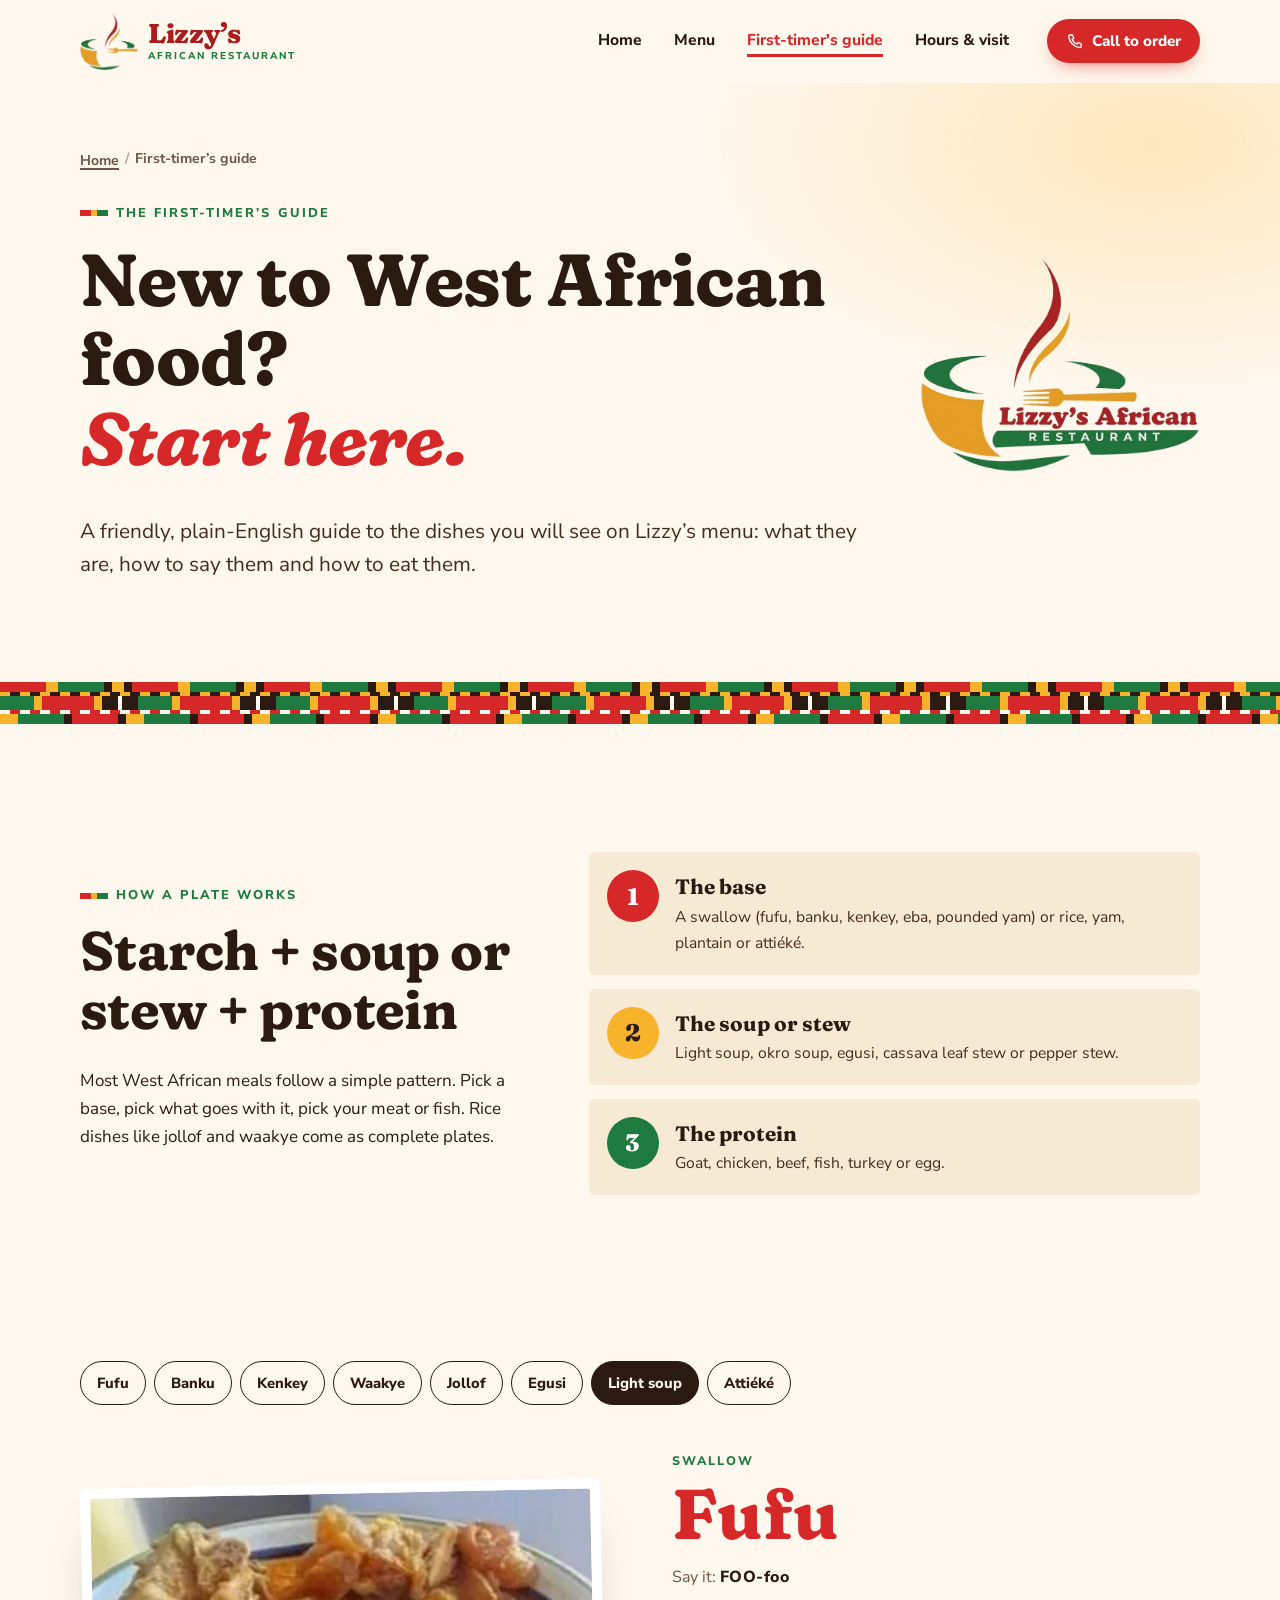
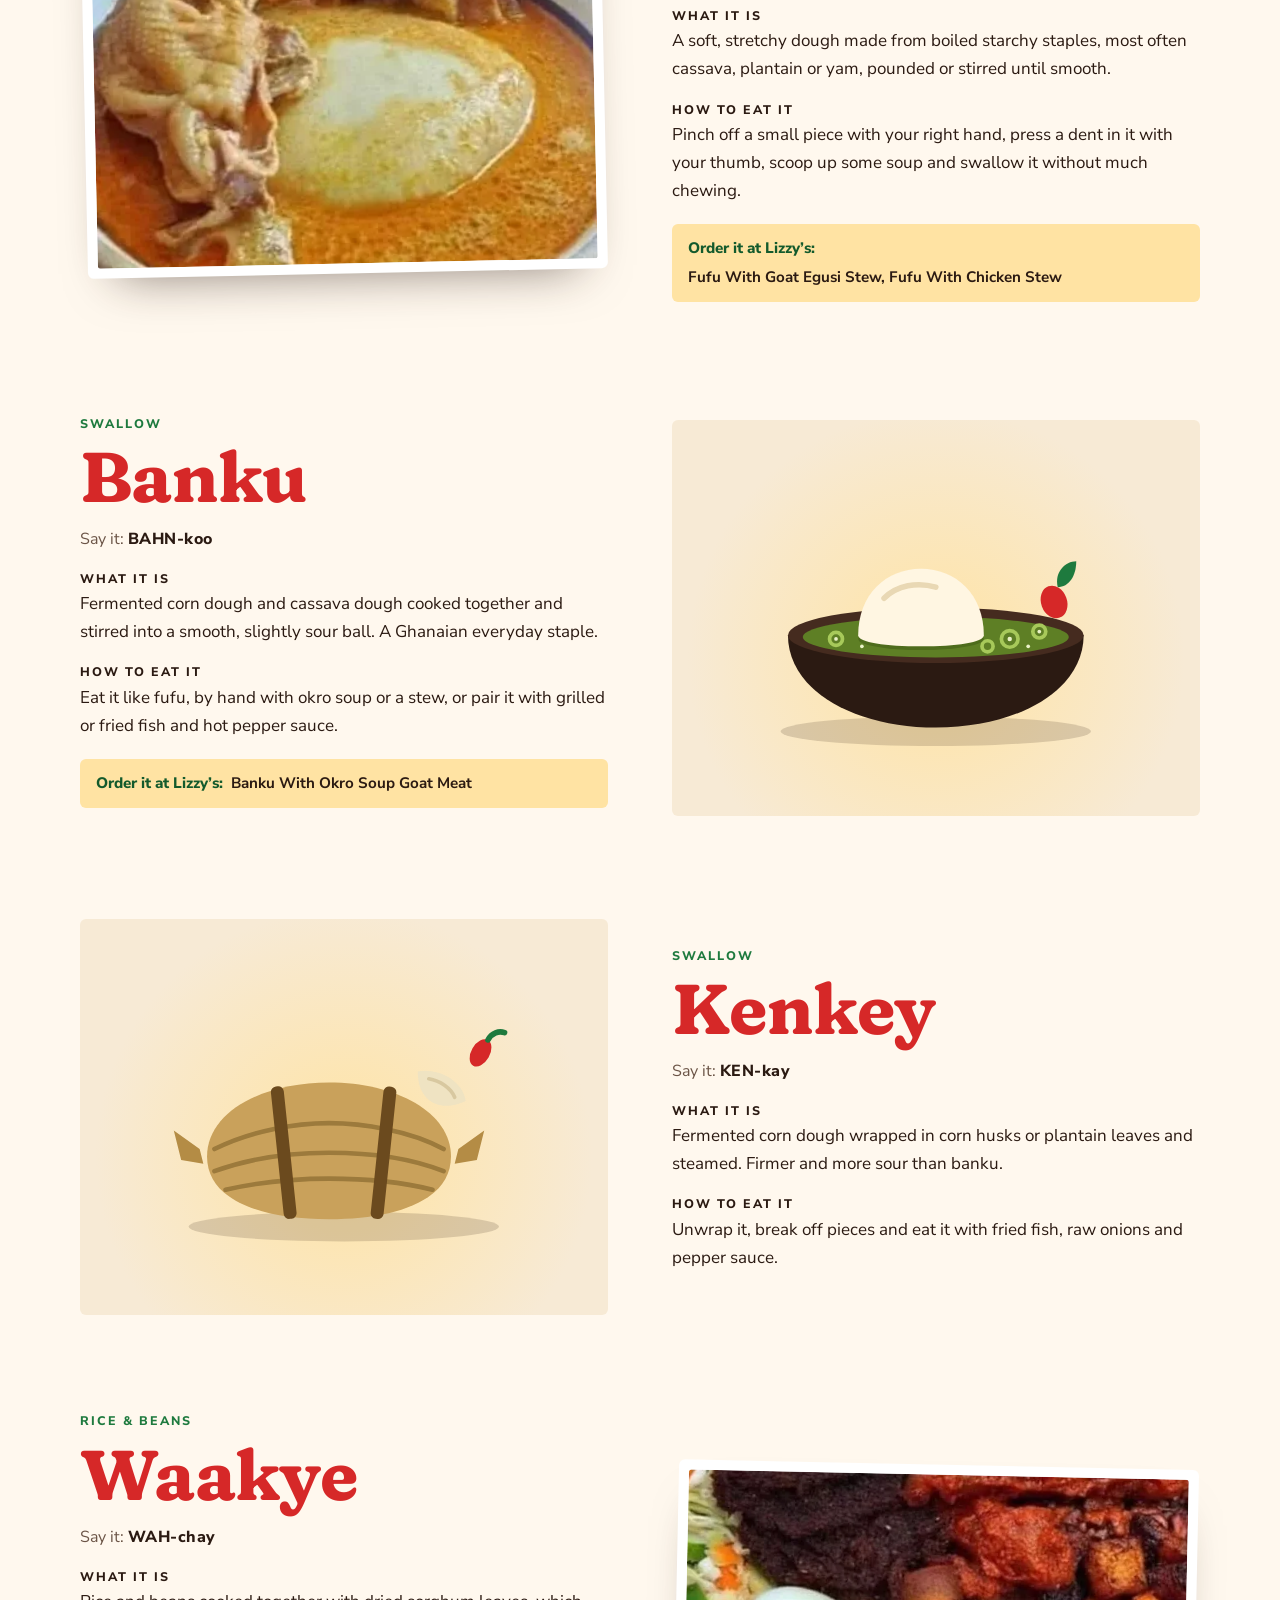
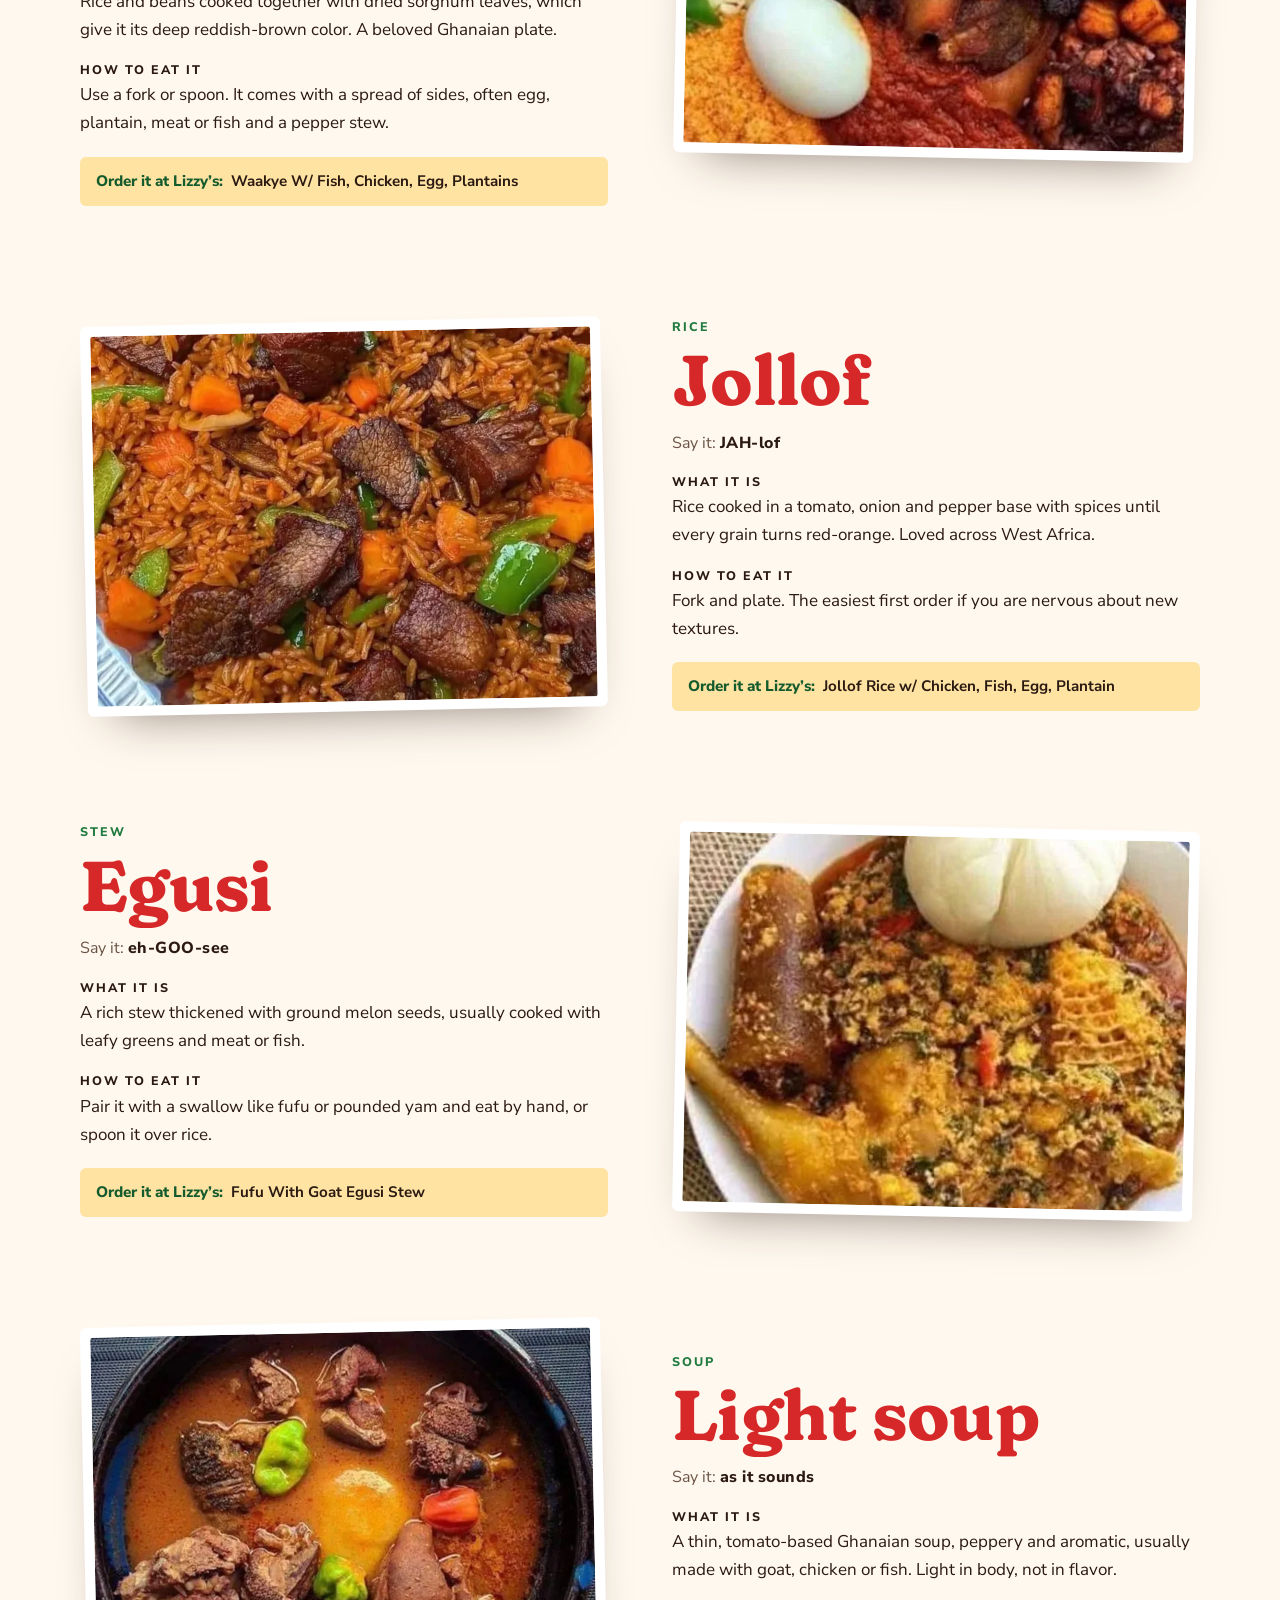
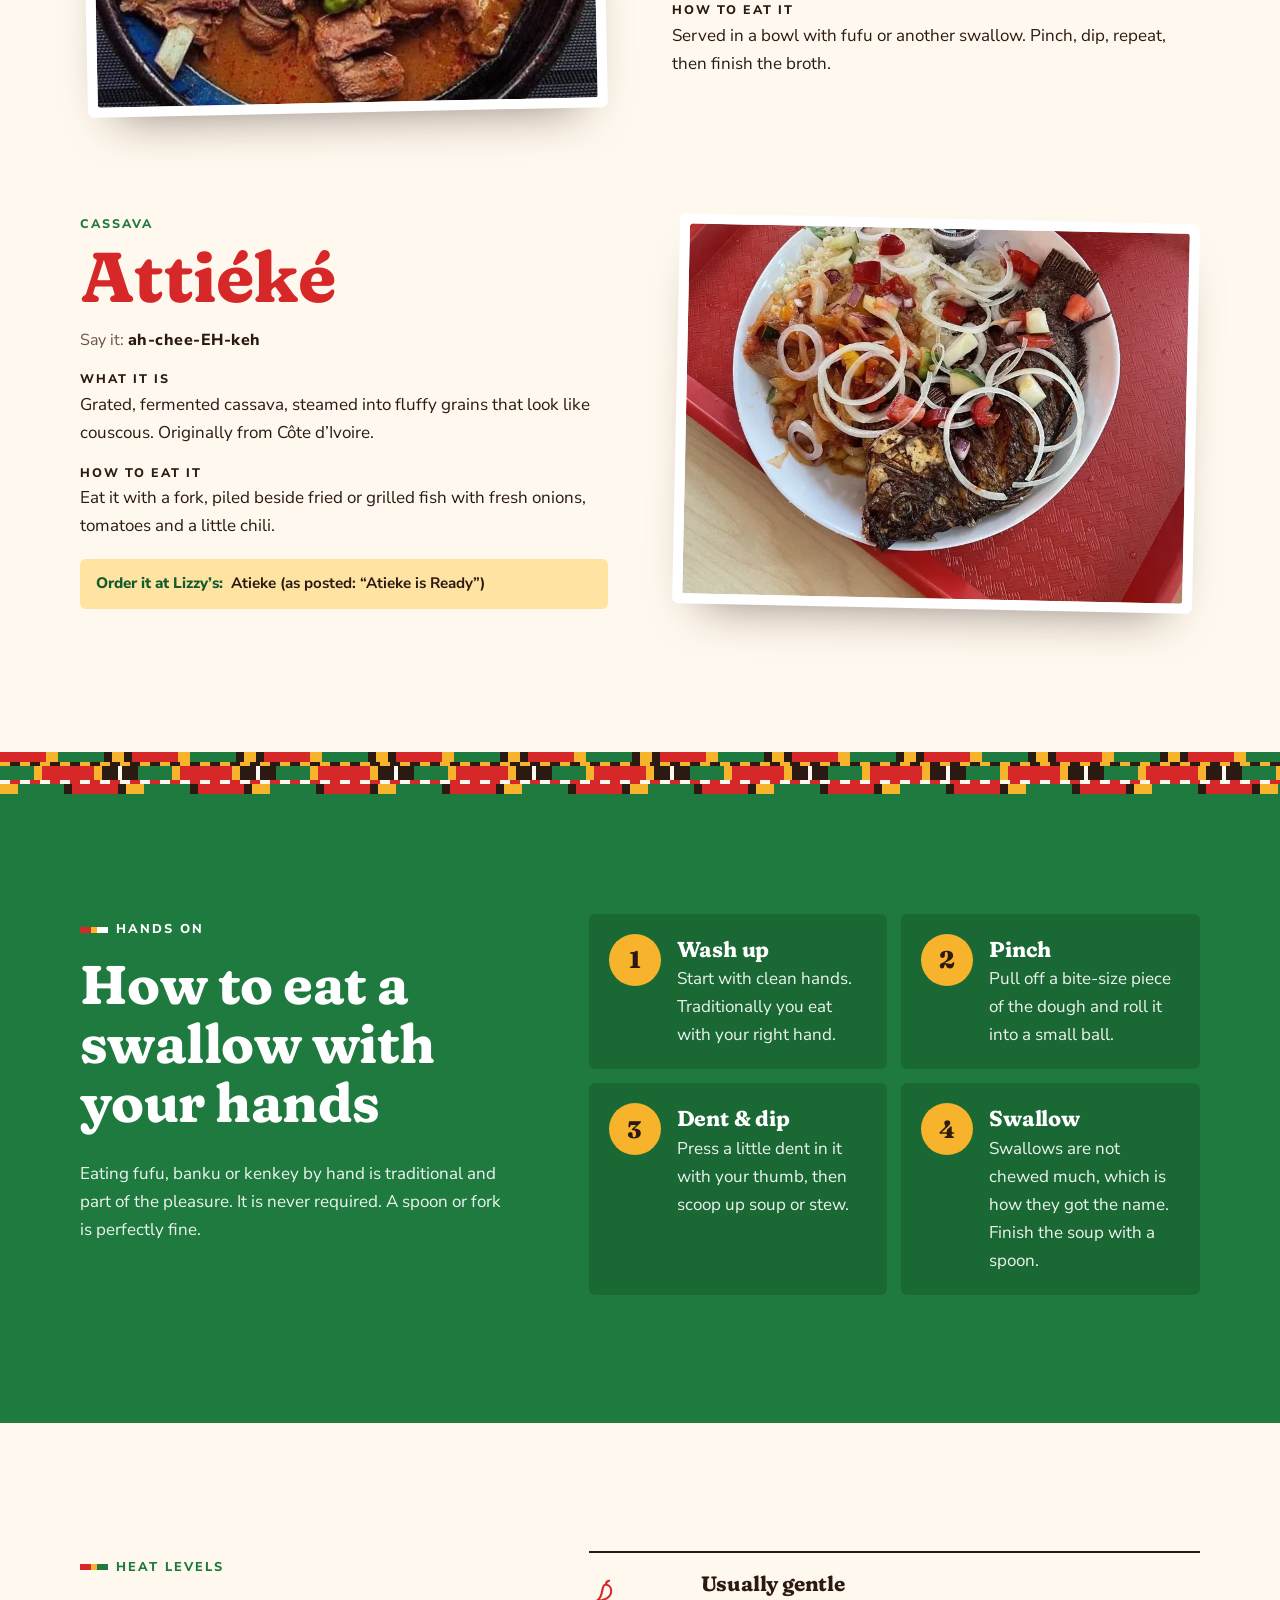
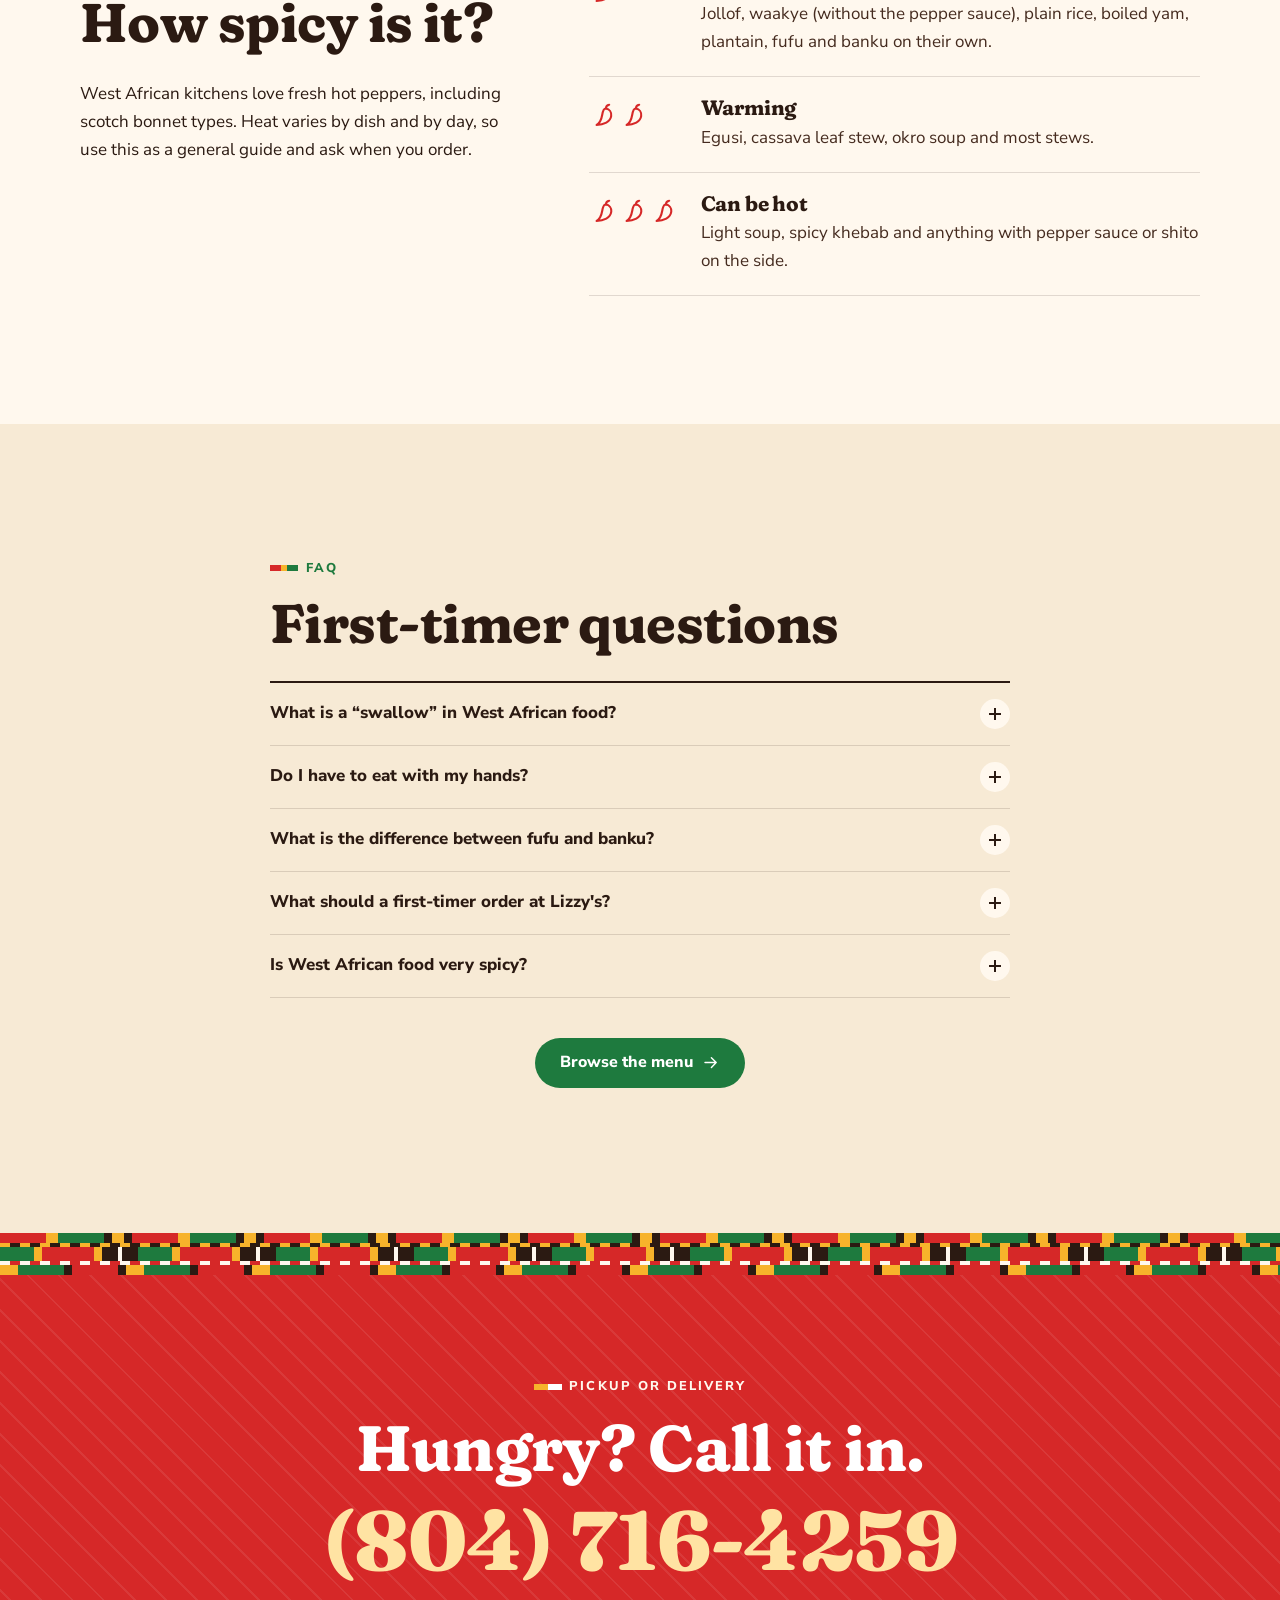
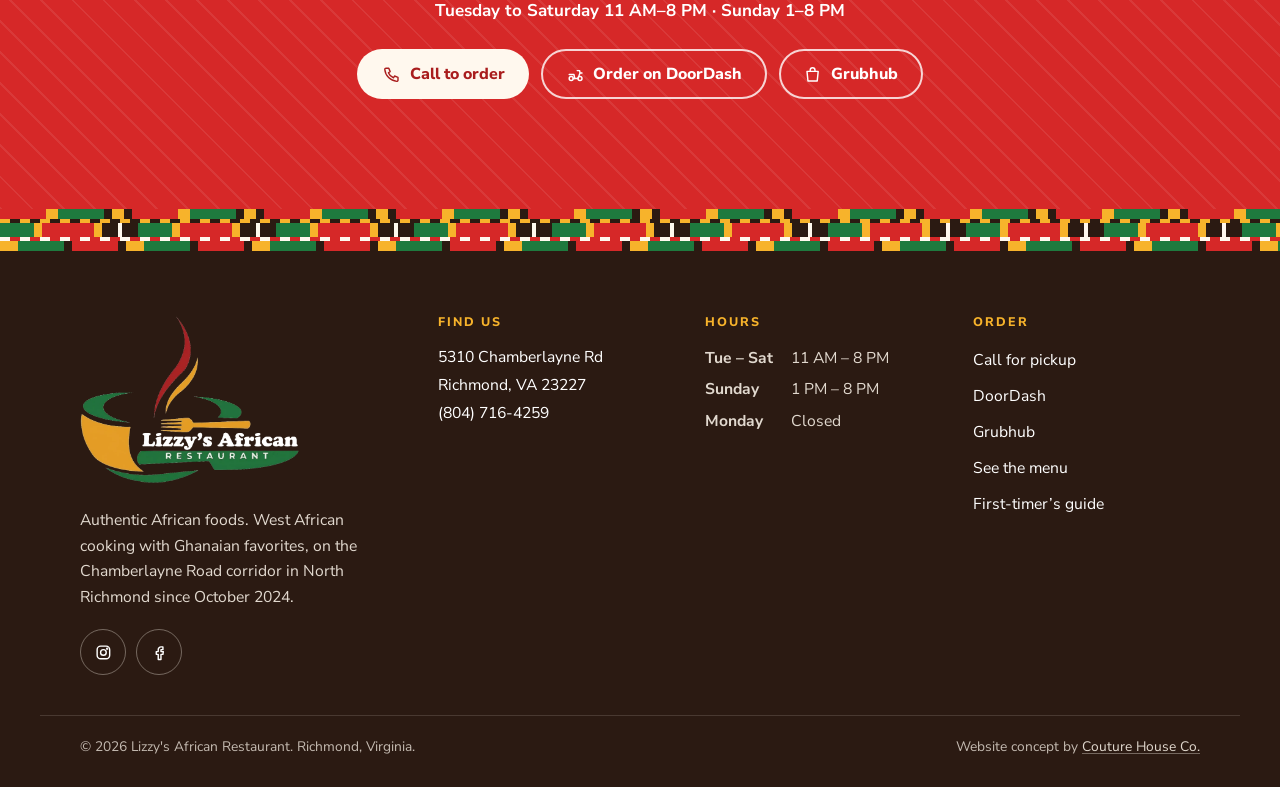
<file: guide.html>
<!DOCTYPE html>
<html lang="en">
<head>
<meta charset="utf-8">
<meta name="viewport" content="width=device-width, initial-scale=1, viewport-fit=cover">
<title>West African Food Guide | Lizzy's, Richmond, VA</title>
<meta name="description" content="New to West African food? What fufu, banku, kenkey, waakye, jollof, egusi, light soup and attieke are, and how to eat them. Lizzy's, Richmond, VA.">
<link rel="canonical" href="https://lizzys-african-restaurant-website.netlify.app/guide.html">
<meta name="theme-color" content="#2B1A12">
<meta name="robots" content="index, follow, max-image-preview:large">
<meta property="og:type" content="restaurant.restaurant">
<meta property="og:site_name" content="Lizzy's African Restaurant">
<meta property="og:title" content="West African Food Guide | Lizzy's, Richmond, VA">
<meta property="og:description" content="New to West African food? What fufu, banku, kenkey, waakye, jollof, egusi, light soup and attieke are, and how to eat them. Lizzy's, Richmond, VA.">
<meta property="og:url" content="https://lizzys-african-restaurant-website.netlify.app/guide.html">
<meta property="og:image" content="https://lizzys-african-restaurant-website.netlify.app/assets/img/share.jpg">
<meta property="og:image:width" content="1200">
<meta property="og:image:height" content="630">
<meta property="og:image:alt" content="Lizzy's African Restaurant: boiled yam, fish in pepper stew, avocado and eggs, with the restaurant name">
<meta property="og:locale" content="en_US">
<meta name="twitter:card" content="summary_large_image">
<meta name="twitter:title" content="West African Food Guide | Lizzy's, Richmond, VA">
<meta name="twitter:description" content="New to West African food? What fufu, banku, kenkey, waakye, jollof, egusi, light soup and attieke are, and how to eat them. Lizzy's, Richmond, VA.">
<meta name="twitter:image" content="https://lizzys-african-restaurant-website.netlify.app/assets/img/share.jpg">
<meta name="geo.region" content="US-VA">
<meta name="geo.placename" content="Richmond">
<link rel="icon" href="assets/img/favicon.svg" type="image/svg+xml">
<link rel="icon" href="assets/img/favicon-32.png" sizes="32x32" type="image/png">
<link rel="apple-touch-icon" href="assets/img/apple-touch-icon.png">
<link rel="manifest" href="site.webmanifest">
<link rel="preload" href="assets/fonts/fraunces-latin-soft-normal.woff2" as="font" type="font/woff2" crossorigin>
<link rel="preload" href="assets/fonts/nunito-sans-latin-wght-normal.woff2" as="font" type="font/woff2" crossorigin>
<link rel="stylesheet" href="assets/css/fonts.css?v=20260930b">
<link rel="stylesheet" href="assets/css/site.css?v=20260930b">
<script>document.documentElement.classList.add('js')</script>
<script src="assets/js/site.js" defer></script>
<script type="application/ld+json">{"@context":"https://schema.org","@type":"Restaurant","@id":"https://lizzys-african-restaurant-website.netlify.app/#restaurant","name":"Lizzy's African Restaurant","alternateName":"Lizzy's","description":"Authentic African foods on Chamberlayne Road in Richmond, VA: West African cooking with Ghanaian favorites such as jollof, waakye, fufu with egusi, banku with okro soup, light soup and spicy khebab. Black-owned. Call ahead for pickup or order delivery on DoorDash and Grubhub.","url":"https://lizzys-african-restaurant-website.netlify.app/","logo":"https://lizzys-african-restaurant-website.netlify.app/assets/img/lizzys-logo.png","image":["https://lizzys-african-restaurant-website.netlify.app/assets/img/share.jpg","https://lizzys-african-restaurant-website.netlify.app/assets/img/boiled-yam-fish-stew-avocado-eggs.webp","https://lizzys-african-restaurant-website.netlify.app/assets/img/jollof-rice-beef-vegetables.webp"],"telephone":"+1-804-716-4259","address":{"@type":"PostalAddress","streetAddress":"5310 Chamberlayne Rd","addressLocality":"Richmond","addressRegion":"VA","postalCode":"23227","addressCountry":"US"},"servesCuisine":["West African","Ghanaian","African"],"priceRange":"$$","openingHoursSpecification":[{"@type":"OpeningHoursSpecification","dayOfWeek":["Tuesday","Wednesday","Thursday","Friday","Saturday"],"opens":"11:00","closes":"20:00"},{"@type":"OpeningHoursSpecification","dayOfWeek":"Sunday","opens":"13:00","closes":"20:00"}],"areaServed":[{"@type":"City","name":"Richmond, VA"},{"@type":"AdministrativeArea","name":"Henrico County, VA"}],"sameAs":["https://www.instagram.com/lizzys_african_restaurant/","https://www.facebook.com/p/Lizzys-African-Restaurant-61564175797078/","https://www.visitrichmondva.com/listing/lizzy%E2%80%99s-african-restaurant/15921/","https://www.eatokra.com/businesses/lizzy-s-african-restaurant"],"hasMenu":"https://lizzys-african-restaurant-website.netlify.app/menu.html","potentialAction":{"@type":"OrderAction","target":[{"@type":"EntryPoint","urlTemplate":"https://www.doordash.com/store/lizzy's-african-restaurant-richmond-32662293/","actionPlatform":["http://schema.org/DesktopWebPlatform","http://schema.org/MobileWebPlatform"]},{"@type":"EntryPoint","urlTemplate":"https://www.grubhub.com/restaurant/lizzys-african-restaurant-5310-chamberlayne-road-richmond/11192736","actionPlatform":["http://schema.org/DesktopWebPlatform","http://schema.org/MobileWebPlatform"]}]}}</script>
<script type="application/ld+json">{"@context":"https://schema.org","@type":"Article","headline":"New to West African food? Start here","description":"New to West African food? What fufu, banku, kenkey, waakye, jollof, egusi, light soup and attieke are, and how to eat them. Lizzy's, Richmond, VA.","url":"https://lizzys-african-restaurant-website.netlify.app/guide.html","image":"https://lizzys-african-restaurant-website.netlify.app/assets/img/share.jpg","inLanguage":"en-US","author":{"@id":"https://lizzys-african-restaurant-website.netlify.app/#restaurant"},"publisher":{"@id":"https://lizzys-african-restaurant-website.netlify.app/#restaurant"},"about":["Fufu","Banku","Kenkey","Waakye","Jollof rice","Egusi","Light soup","Attieke"]}</script>
<script type="application/ld+json">{"@context":"https://schema.org","@type":"BreadcrumbList","itemListElement":[{"@type":"ListItem","position":1,"name":"Home","item":"https://lizzys-african-restaurant-website.netlify.app/"},{"@type":"ListItem","position":2,"name":"First-timer's guide","item":"https://lizzys-african-restaurant-website.netlify.app/guide.html"}]}</script>
<script type="application/ld+json">{"@context":"https://schema.org","@type":"FAQPage","mainEntity":[{"@type":"Question","name":"What is a &ldquo;swallow&rdquo; in West African food?","acceptedAnswer":{"@type":"Answer","text":"A swallow is a soft dough such as fufu, banku, kenkey, eba or pounded yam. You pinch off a piece, dip it in soup or stew and swallow it with little chewing."}},{"@type":"Question","name":"Do I have to eat with my hands?","acceptedAnswer":{"@type":"Answer","text":"No. Eating swallows by hand, with your right hand, is traditional, but a spoon or fork is always fine. Rice dishes like jollof and waakye are usually eaten with a fork."}},{"@type":"Question","name":"What is the difference between fufu and banku?","acceptedAnswer":{"@type":"Answer","text":"Fufu is usually made from cassava, plantain or yam and is soft and mild. Banku is made from fermented corn and cassava dough, so it is firmer with a gentle sour tang."}},{"@type":"Question","name":"What should a first-timer order at Lizzy's?","acceptedAnswer":{"@type":"Answer","text":"Start with a jollof or waakye plate if you want something familiar. For the classic experience, order fufu with goat egusi stew or banku with okro soup."}},{"@type":"Question","name":"Is West African food very spicy?","acceptedAnswer":{"@type":"Answer","text":"It can be. Many soups and pepper sauces use hot chilies, while rice plates are often milder. Ask about heat when you order."}}]}</script>
</head><body>
<a class="skip" href="#main">Skip to main content</a>
<header class="site-header" data-header>
  <div class="wrap header-in">
    <a class="brand" href="index.html" aria-label="Lizzy's African Restaurant, home">
      <img class="mark" data-anim src="assets/img/lizzys-mark.webp" width="256" height="250" alt="" aria-hidden="true" decoding="async">
      <span class="brand-txt"><span class="brand-name">Lizzy&rsquo;s</span><span class="brand-sub">African Restaurant</span></span>
    </a>
    <nav class="nav" aria-label="Main">
      <ul class="nav-list" id="nav-list"><li><a href="index.html">Home</a></li><li><a href="menu.html">Menu</a></li><li><a href="guide.html" aria-current="page">First-timer's guide</a></li><li><a href="visit.html">Hours &amp; visit</a></li>
        <li class="nav-cta-m"><a class="btn btn-red" href="tel:+18047164259"><svg class="ic" viewBox="0 0 24 24" width="24" height="24" fill="none" stroke="currentColor" stroke-width="1.8" stroke-linecap="round" stroke-linejoin="round" aria-hidden="true" focusable="false"><path d="M5 4h3.5l1.7 4.3-2.2 1.4a11 11 0 0 0 6.3 6.3l1.4-2.2L20 15.5V19a1.5 1.5 0 0 1-1.6 1.5A16.5 16.5 0 0 1 3.5 5.6 1.5 1.5 0 0 1 5 4z"/></svg>Call (804) 716-4259</a></li>
      </ul>
    </nav>
    <a class="btn btn-red btn-sm header-call" href="tel:+18047164259"><svg class="ic" viewBox="0 0 24 24" width="24" height="24" fill="none" stroke="currentColor" stroke-width="1.8" stroke-linecap="round" stroke-linejoin="round" aria-hidden="true" focusable="false"><path d="M5 4h3.5l1.7 4.3-2.2 1.4a11 11 0 0 0 6.3 6.3l1.4-2.2L20 15.5V19a1.5 1.5 0 0 1-1.6 1.5A16.5 16.5 0 0 1 3.5 5.6 1.5 1.5 0 0 1 5 4z"/></svg><span>Call to order</span></a>
    <button class="nav-toggle" type="button" aria-expanded="false" aria-controls="nav-list" data-nav-toggle>
      <span class="sr-only" data-nav-label>Open menu</span><svg class="ic ic-open" viewBox="0 0 24 24" width="24" height="24" fill="none" stroke="currentColor" stroke-width="1.8" stroke-linecap="round" stroke-linejoin="round" aria-hidden="true" focusable="false"><path d="M4 7h16M4 12h16M4 17h16"/></svg><svg class="ic ic-close" viewBox="0 0 24 24" width="24" height="24" fill="none" stroke="currentColor" stroke-width="1.8" stroke-linecap="round" stroke-linejoin="round" aria-hidden="true" focusable="false"><path d="M6 6l12 12M18 6 6 18"/></svg>
    </button>
  </div>
</header><main id="main">
<section class="page-hero guide-hero" aria-labelledby="guide-h">
  <div class="wrap">
    <nav class="crumbs" aria-label="Breadcrumb"><ol><li><a href="index.html">Home</a></li><li aria-current="page">First-timer&rsquo;s guide</li></ol></nav>
    <p class="eyebrow">The first-timer&rsquo;s guide</p>
    <h1 id="guide-h" class="guide-h">New to West African food? <em>Start here.</em></h1>
    <p class="lede">A friendly, plain-English guide to the dishes you will see on Lizzy&rsquo;s menu: what they are, how to say them and how to eat them.</p>
    <img class="mark ph-mark" data-anim src="assets/img/lizzys-logo.webp" width="720" height="549" alt="" aria-hidden="true" loading="lazy" decoding="async">
  </div>
</section>
<div class="kente kente-weave" aria-hidden="true"><span></span><span></span><span></span><span></span><span></span></div>
<section class="section plate-101" aria-labelledby="p101-h">
  <div class="wrap p101-grid">
    <div class="reveal">
      <p class="eyebrow">How a plate works</p>
      <h2 id="p101-h">Starch + soup or stew + protein</h2>
      <p>Most West African meals follow a simple pattern. Pick a base, pick what goes with it, pick your meat or fish. Rice dishes like jollof and waakye come as complete plates.</p>
    </div>
    <ol class="formula reveal">
      <li><span class="f-num">1</span><strong>The base</strong><span>A swallow (fufu, banku, kenkey, eba, pounded yam) or rice, yam, plantain or atti&eacute;k&eacute;.</span></li>
      <li><span class="f-num">2</span><strong>The soup or stew</strong><span>Light soup, okro soup, egusi, cassava leaf stew or pepper stew.</span></li>
      <li><span class="f-num">3</span><strong>The protein</strong><span>Goat, chicken, beef, fish, turkey or egg.</span></li>
    </ol>
  </div>
</section>
<section class="section guide-list" aria-label="Dish guide">
  <div class="wrap">
    <nav class="chips chips-sticky" aria-label="Dishes in this guide"><ul><li><a href="#fufu">Fufu</a></li><li><a href="#banku">Banku</a></li><li><a href="#kenkey">Kenkey</a></li><li><a href="#waakye">Waakye</a></li><li><a href="#jollof">Jollof</a></li><li><a href="#egusi">Egusi</a></li><li><a href="#light-soup">Light soup</a></li><li><a href="#attieke">Atti&eacute;k&eacute;</a></li></ul></nav>
    <div class="g-cards"><article class="g-card reveal " id="fufu" aria-labelledby="fufu-h">
  <div class="g-media  g-small  "><img src="assets/img/light-soup-chicken-fufu.webp" alt="A mound of white fufu in orange light soup with chicken" width="420" height="324" loading="lazy" decoding="async"></div>
  <div class="g-body">
    <p class="g-tag">Swallow</p>
    <h2 id="fufu-h" class="g-name"><span>Fufu</span></h2>
    <p class="g-say">Say it: <strong>FOO-foo</strong></p>
    <h3 class="g-sub">What it is</h3><p>A soft, stretchy dough made from boiled starchy staples, most often cassava, plantain or yam, pounded or stirred until smooth.</p>
    <h3 class="g-sub">How to eat it</h3><p>Pinch off a small piece with your right hand, press a dent in it with your thumb, scoop up some soup and swallow it without much chewing.</p>
    <p class="g-try"><span>Order it at Lizzy&rsquo;s:</span> Fufu With Goat Egusi Stew, Fufu With Chicken Stew</p>
  </div>
</article><article class="g-card reveal g-alt" id="banku" aria-labelledby="banku-h">
  <div class="g-media g-illus   "><svg class="illus" viewBox="0 0 200 150" aria-hidden="true" focusable="false">
<ellipse cx="100" cy="136" rx="84" ry="8" fill="#2B1A12" opacity=".16"/>
<path d="M20 84h160c0 30-36 50-80 50s-80-20-80-50z" fill="#2B1A12"/>
<ellipse cx="100" cy="84" rx="80" ry="15" fill="#452B1F"/>
<ellipse cx="100" cy="85" rx="72" ry="11" fill="#5E7F25"/>
<g fill="none" stroke="#A7C95A" stroke-width="2"><circle cx="140" cy="86" r="4.5"/><circle cx="156" cy="82" r="3.5"/><circle cx="128" cy="90" r="3"/><circle cx="46" cy="86" r="3.5"/></g>
<g fill="#EAF2C8"><circle cx="140" cy="86" r="1.2"/><circle cx="156" cy="82" r="1"/><circle cx="46" cy="86" r="1"/><circle cx="60" cy="90" r="1"/><circle cx="150" cy="90" r="1"/></g>
<ellipse cx="92" cy="86" rx="34" ry="6" fill="#3E5A14" opacity=".5"/>
<path d="M58 84c0-22 15-36 34-36s34 14 34 36c0 4-15 6-34 6s-34-2-34-6z" fill="#FFF6E2"/>
<path d="M72 64c7-7 18-9 28-6" stroke="#E9D8B4" stroke-width="3" fill="none" stroke-linecap="round"/>
<path d="M166 58c-2-8 4-14 10-14 0 8-4 14-10 14z" fill="#1E7A3E"/><ellipse cx="164" cy="66" rx="7" ry="9" fill="#D62828" transform="rotate(-20 164 66)"/>
</svg></div>
  <div class="g-body">
    <p class="g-tag">Swallow</p>
    <h2 id="banku-h" class="g-name"><span>Banku</span></h2>
    <p class="g-say">Say it: <strong>BAHN-koo</strong></p>
    <h3 class="g-sub">What it is</h3><p>Fermented corn dough and cassava dough cooked together and stirred into a smooth, slightly sour ball. A Ghanaian everyday staple.</p>
    <h3 class="g-sub">How to eat it</h3><p>Eat it like fufu, by hand with okro soup or a stew, or pair it with grilled or fried fish and hot pepper sauce.</p>
    <p class="g-try"><span>Order it at Lizzy&rsquo;s:</span> Banku With Okro Soup Goat Meat</p>
  </div>
</article><article class="g-card reveal " id="kenkey" aria-labelledby="kenkey-h">
  <div class="g-media g-illus   "><svg class="illus" viewBox="0 0 200 150" aria-hidden="true" focusable="false">
<ellipse cx="100" cy="134" rx="84" ry="8" fill="#2B1A12" opacity=".16"/>
<path d="M26 96c0-24 30-40 66-40s66 16 66 40-30 34-66 34-66-10-66-34z" fill="#C9A15B"/>
<path d="M30 92c20-10 44-14 62-14s44 4 62 14M30 104c22-8 44-10 62-10s42 2 62 10M36 114c18-4 36-6 56-6s40 2 56 6" stroke="#9C7A3C" stroke-width="2.5" fill="none" stroke-linecap="round"/>
<path d="M22 92l-14-10 4 16 12 2zM162 92l14-10-4 16-12 2z" fill="#B48C45"/>
<rect x="64" y="58" width="7" height="72" rx="3" fill="#6B4A1E" transform="rotate(-6 67 94)"/><rect x="118" y="58" width="7" height="72" rx="3" fill="#6B4A1E" transform="rotate(6 121 94)"/>
<path d="M140 50c10-2 24 4 26 16-12 6-26 2-26-16z" fill="#EFE3C2"/><path d="M146 54c6 1 12 5 14 10" stroke="#D8C8A0" stroke-width="2" fill="none" stroke-linecap="round"/>
<ellipse cx="174" cy="40" rx="5" ry="8" fill="#D62828" transform="rotate(30 174 40)"/><path d="M178 33c2-4 6-5 9-4" stroke="#1E7A3E" stroke-width="3" fill="none" stroke-linecap="round"/>
</svg></div>
  <div class="g-body">
    <p class="g-tag">Swallow</p>
    <h2 id="kenkey-h" class="g-name"><span>Kenkey</span></h2>
    <p class="g-say">Say it: <strong>KEN-kay</strong></p>
    <h3 class="g-sub">What it is</h3><p>Fermented corn dough wrapped in corn husks or plantain leaves and steamed. Firmer and more sour than banku.</p>
    <h3 class="g-sub">How to eat it</h3><p>Unwrap it, break off pieces and eat it with fried fish, raw onions and pepper sauce.</p>
    
  </div>
</article><article class="g-card reveal g-alt" id="waakye" aria-labelledby="waakye-h">
  <div class="g-media  g-small g-wide "><img src="assets/img/waakye-plate-egg-plantain.webp" alt="A waakye plate with rice and beans, a boiled egg, fried plantain, gari, salad and pepper stew" width="854" height="326" loading="lazy" decoding="async"></div>
  <div class="g-body">
    <p class="g-tag">Rice &amp; beans</p>
    <h2 id="waakye-h" class="g-name"><span>Waakye</span></h2>
    <p class="g-say">Say it: <strong>WAH-chay</strong></p>
    <h3 class="g-sub">What it is</h3><p>Rice and beans cooked together with dried sorghum leaves, which give it its deep reddish-brown color. A beloved Ghanaian plate.</p>
    <h3 class="g-sub">How to eat it</h3><p>Use a fork or spoon. It comes with a spread of sides, often egg, plantain, meat or fish and a pepper stew.</p>
    <p class="g-try"><span>Order it at Lizzy&rsquo;s:</span> Waakye W/ Fish, Chicken, Egg, Plantains</p>
  </div>
</article><article class="g-card reveal " id="jollof" aria-labelledby="jollof-h">
  <div class="g-media  g-small  "><img src="assets/img/jollof-rice-beef-vegetables-800.webp" alt="Jollof rice with beef, carrots and green peppers" width="800" height="533" loading="lazy" decoding="async"></div>
  <div class="g-body">
    <p class="g-tag">Rice</p>
    <h2 id="jollof-h" class="g-name"><span>Jollof</span></h2>
    <p class="g-say">Say it: <strong>JAH-lof</strong></p>
    <h3 class="g-sub">What it is</h3><p>Rice cooked in a tomato, onion and pepper base with spices until every grain turns red-orange. Loved across West Africa.</p>
    <h3 class="g-sub">How to eat it</h3><p>Fork and plate. The easiest first order if you are nervous about new textures.</p>
    <p class="g-try"><span>Order it at Lizzy&rsquo;s:</span> Jollof Rice w/ Chicken, Fish, Egg, Plantain</p>
  </div>
</article><article class="g-card reveal g-alt" id="egusi" aria-labelledby="egusi-h">
  <div class="g-media  g-small  "><img src="assets/img/egusi-fufu-plate.webp" alt="Egusi stew with greens, meats and a round of fufu" width="422" height="324" loading="lazy" decoding="async"></div>
  <div class="g-body">
    <p class="g-tag">Stew</p>
    <h2 id="egusi-h" class="g-name"><span>Egusi</span></h2>
    <p class="g-say">Say it: <strong>eh-GOO-see</strong></p>
    <h3 class="g-sub">What it is</h3><p>A rich stew thickened with ground melon seeds, usually cooked with leafy greens and meat or fish.</p>
    <h3 class="g-sub">How to eat it</h3><p>Pair it with a swallow like fufu or pounded yam and eat by hand, or spoon it over rice.</p>
    <p class="g-try"><span>Order it at Lizzy&rsquo;s:</span> Fufu With Goat Egusi Stew</p>
  </div>
</article><article class="g-card reveal " id="light-soup" aria-labelledby="light-soup-h">
  <div class="g-media  g-small  steam-host"><img src="assets/img/light-soup-goat-peppers-800.webp" alt="A bowl of light soup with goat meat and whole peppers" width="800" height="799" loading="lazy" decoding="async"><svg class="steam" viewBox="0 0 120 140" aria-hidden="true" focusable="false">
<path d="M34 130c-14-18 14-30 0-50s12-32 2-52"/><path d="M60 134c-14-20 16-32 0-54s14-34 2-56"/><path d="M86 130c-14-18 14-30 0-50s12-32 2-52"/></svg></div>
  <div class="g-body">
    <p class="g-tag">Soup</p>
    <h2 id="light-soup-h" class="g-name"><span>Light soup</span></h2>
    <p class="g-say">Say it: <strong>as it sounds</strong></p>
    <h3 class="g-sub">What it is</h3><p>A thin, tomato-based Ghanaian soup, peppery and aromatic, usually made with goat, chicken or fish. Light in body, not in flavor.</p>
    <h3 class="g-sub">How to eat it</h3><p>Served in a bowl with fufu or another swallow. Pinch, dip, repeat, then finish the broth.</p>
    
  </div>
</article><article class="g-card reveal g-alt" id="attieke" aria-labelledby="attieke-h">
  <div class="g-media  g-small  "><img src="assets/img/atieke-fried-tilapia-onions-800.webp" alt="Atieke with a whole fried tilapia, sliced onions, tomatoes and cucumber" width="800" height="800" loading="lazy" decoding="async"></div>
  <div class="g-body">
    <p class="g-tag">Cassava</p>
    <h2 id="attieke-h" class="g-name"><span>Atti&eacute;k&eacute;</span></h2>
    <p class="g-say">Say it: <strong>ah-chee-EH-keh</strong></p>
    <h3 class="g-sub">What it is</h3><p>Grated, fermented cassava, steamed into fluffy grains that look like couscous. Originally from C&ocirc;te d&rsquo;Ivoire.</p>
    <h3 class="g-sub">How to eat it</h3><p>Eat it with a fork, piled beside fried or grilled fish with fresh onions, tomatoes and a little chili.</p>
    <p class="g-try"><span>Order it at Lizzy&rsquo;s:</span> Atieke (as posted: &ldquo;Atieke is Ready&rdquo;)</p>
  </div>
</article></div>
  </div>
</section>

<section class="section hands" aria-labelledby="hands-h">
  <div class="kente kente-top" aria-hidden="true"><span></span><span></span><span></span><span></span><span></span></div>
  <div class="wrap hands-grid">
    <div class="reveal">
      <p class="eyebrow eyebrow-yellow">Hands on</p>
      <h2 id="hands-h">How to eat a swallow with your hands</h2>
      <p>Eating fufu, banku or kenkey by hand is traditional and part of the pleasure. It is never required. A spoon or fork is perfectly fine.</p>
    </div>
    <ol class="steps">
      <li class="reveal"><span class="s-num">1</span><div><h3>Wash up</h3><p>Start with clean hands. Traditionally you eat with your right hand.</p></div></li>
      <li class="reveal"><span class="s-num">2</span><div><h3>Pinch</h3><p>Pull off a bite-size piece of the dough and roll it into a small ball.</p></div></li>
      <li class="reveal"><span class="s-num">3</span><div><h3>Dent &amp; dip</h3><p>Press a little dent in it with your thumb, then scoop up soup or stew.</p></div></li>
      <li class="reveal"><span class="s-num">4</span><div><h3>Swallow</h3><p>Swallows are not chewed much, which is how they got the name. Finish the soup with a spoon.</p></div></li>
    </ol>
  </div>
</section>

<section class="section heat" aria-labelledby="heat-h">
  <div class="wrap heat-grid">
    <div class="reveal">
      <p class="eyebrow">Heat levels</p>
      <h2 id="heat-h">How spicy is it?</h2>
      <p>West African kitchens love fresh hot peppers, including scotch bonnet types. Heat varies by dish and by day, so use this as a general guide and ask when you order.</p>
    </div>
    <ul class="heat-scale reveal">
      <li><span class="peppers" aria-hidden="true"><svg class="ic" viewBox="0 0 24 24" width="24" height="24" fill="none" stroke="currentColor" stroke-width="1.8" stroke-linecap="round" stroke-linejoin="round" aria-hidden="true" focusable="false"><path d="M14.5 6.5c3 .5 5 3 4.5 6.5-.7 4.8-6.3 7.5-12.5 7.5 3.5-2 4.2-5 4.8-8.5.5-3 1.2-5.8 3.2-5.5z"/><path d="M14.5 6.5c0-1.8 1-3 2.8-3.3"/></svg></span><div><h3>Usually gentle</h3><p>Jollof, waakye (without the pepper sauce), plain rice, boiled yam, plantain, fufu and banku on their own.</p></div></li>
      <li><span class="peppers" aria-hidden="true"><svg class="ic" viewBox="0 0 24 24" width="24" height="24" fill="none" stroke="currentColor" stroke-width="1.8" stroke-linecap="round" stroke-linejoin="round" aria-hidden="true" focusable="false"><path d="M14.5 6.5c3 .5 5 3 4.5 6.5-.7 4.8-6.3 7.5-12.5 7.5 3.5-2 4.2-5 4.8-8.5.5-3 1.2-5.8 3.2-5.5z"/><path d="M14.5 6.5c0-1.8 1-3 2.8-3.3"/></svg><svg class="ic" viewBox="0 0 24 24" width="24" height="24" fill="none" stroke="currentColor" stroke-width="1.8" stroke-linecap="round" stroke-linejoin="round" aria-hidden="true" focusable="false"><path d="M14.5 6.5c3 .5 5 3 4.5 6.5-.7 4.8-6.3 7.5-12.5 7.5 3.5-2 4.2-5 4.8-8.5.5-3 1.2-5.8 3.2-5.5z"/><path d="M14.5 6.5c0-1.8 1-3 2.8-3.3"/></svg></span><div><h3>Warming</h3><p>Egusi, cassava leaf stew, okro soup and most stews.</p></div></li>
      <li><span class="peppers" aria-hidden="true"><svg class="ic" viewBox="0 0 24 24" width="24" height="24" fill="none" stroke="currentColor" stroke-width="1.8" stroke-linecap="round" stroke-linejoin="round" aria-hidden="true" focusable="false"><path d="M14.5 6.5c3 .5 5 3 4.5 6.5-.7 4.8-6.3 7.5-12.5 7.5 3.5-2 4.2-5 4.8-8.5.5-3 1.2-5.8 3.2-5.5z"/><path d="M14.5 6.5c0-1.8 1-3 2.8-3.3"/></svg><svg class="ic" viewBox="0 0 24 24" width="24" height="24" fill="none" stroke="currentColor" stroke-width="1.8" stroke-linecap="round" stroke-linejoin="round" aria-hidden="true" focusable="false"><path d="M14.5 6.5c3 .5 5 3 4.5 6.5-.7 4.8-6.3 7.5-12.5 7.5 3.5-2 4.2-5 4.8-8.5.5-3 1.2-5.8 3.2-5.5z"/><path d="M14.5 6.5c0-1.8 1-3 2.8-3.3"/></svg><svg class="ic" viewBox="0 0 24 24" width="24" height="24" fill="none" stroke="currentColor" stroke-width="1.8" stroke-linecap="round" stroke-linejoin="round" aria-hidden="true" focusable="false"><path d="M14.5 6.5c3 .5 5 3 4.5 6.5-.7 4.8-6.3 7.5-12.5 7.5 3.5-2 4.2-5 4.8-8.5.5-3 1.2-5.8 3.2-5.5z"/><path d="M14.5 6.5c0-1.8 1-3 2.8-3.3"/></svg></span><div><h3>Can be hot</h3><p>Light soup, spicy khebab and anything with pepper sauce or shito on the side.</p></div></li>
    </ul>
  </div>
</section>

<section class="section guide-faq" aria-labelledby="gfaq-h">
  <div class="wrap narrow reveal">
    <p class="eyebrow">FAQ</p>
    <h2 id="gfaq-h">First-timer questions</h2>
    <div class="faq"><details class="faq-item"><summary><h3 id="gq-0">What is a &ldquo;swallow&rdquo; in West African food?</h3><span class="faq-plus" aria-hidden="true"></span></summary><div class="faq-a"><p>A swallow is a soft dough such as fufu, banku, kenkey, eba or pounded yam. You pinch off a piece, dip it in soup or stew and swallow it with little chewing.</p></div></details><details class="faq-item"><summary><h3 id="gq-1">Do I have to eat with my hands?</h3><span class="faq-plus" aria-hidden="true"></span></summary><div class="faq-a"><p>No. Eating swallows by hand, with your right hand, is traditional, but a spoon or fork is always fine. Rice dishes like jollof and waakye are usually eaten with a fork.</p></div></details><details class="faq-item"><summary><h3 id="gq-2">What is the difference between fufu and banku?</h3><span class="faq-plus" aria-hidden="true"></span></summary><div class="faq-a"><p>Fufu is usually made from cassava, plantain or yam and is soft and mild. Banku is made from fermented corn and cassava dough, so it is firmer with a gentle sour tang.</p></div></details><details class="faq-item"><summary><h3 id="gq-3">What should a first-timer order at Lizzy's?</h3><span class="faq-plus" aria-hidden="true"></span></summary><div class="faq-a"><p>Start with a jollof or waakye plate if you want something familiar. For the classic experience, order fufu with goat egusi stew or banku with okro soup.</p></div></details><details class="faq-item"><summary><h3 id="gq-4">Is West African food very spicy?</h3><span class="faq-plus" aria-hidden="true"></span></summary><div class="faq-a"><p>It can be. Many soups and pepper sauces use hot chilies, while rice plates are often milder. Ask about heat when you order.</p></div></details></div>
    <p class="center"><a class="btn btn-green" href="menu.html">Browse the menu<svg class="ic" viewBox="0 0 24 24" width="24" height="24" fill="none" stroke="currentColor" stroke-width="1.8" stroke-linecap="round" stroke-linejoin="round" aria-hidden="true" focusable="false"><path d="M5 12h14M13 6l6 6-6 6"/></svg></a></p>
  </div>
</section>
<section class="order-band" aria-labelledby="order-h">
  <div class="kente kente-top" aria-hidden="true"><span></span><span></span><span></span><span></span><span></span></div>
  <div class="wrap order-in reveal">
    <p class="eyebrow eyebrow-light">Pickup or delivery</p>
    <h2 id="order-h">Hungry? Call it in.</h2>
    <a class="order-phone" href="tel:+18047164259">(804) 716-4259</a>
    <p class="order-sub">Tuesday to Saturday 11 AM&ndash;8 PM &middot; Sunday 1&ndash;8 PM</p>
    <div class="cta-row cta-center">
      <a class="btn btn-cream" href="tel:+18047164259"><svg class="ic" viewBox="0 0 24 24" width="24" height="24" fill="none" stroke="currentColor" stroke-width="1.8" stroke-linecap="round" stroke-linejoin="round" aria-hidden="true" focusable="false"><path d="M5 4h3.5l1.7 4.3-2.2 1.4a11 11 0 0 0 6.3 6.3l1.4-2.2L20 15.5V19a1.5 1.5 0 0 1-1.6 1.5A16.5 16.5 0 0 1 3.5 5.6 1.5 1.5 0 0 1 5 4z"/></svg>Call to order</a>
      <a class="btn btn-outline-light" href="https://www.doordash.com/store/lizzy's-african-restaurant-richmond-32662293/" rel="noopener" target="_blank"><svg class="ic" viewBox="0 0 24 24" width="24" height="24" fill="none" stroke="currentColor" stroke-width="1.8" stroke-linecap="round" stroke-linejoin="round" aria-hidden="true" focusable="false"><circle cx="6.5" cy="17" r="2.5"/><circle cx="17.5" cy="17" r="2.5"/><path d="M9 17h6l2.5-7H20M14 7h3l.5 3"/><path d="M4 12h6l1 5"/></svg>Order on DoorDash</a>
      <a class="btn btn-outline-light" href="https://www.grubhub.com/restaurant/lizzys-african-restaurant-5310-chamberlayne-road-richmond/11192736" rel="noopener" target="_blank"><svg class="ic" viewBox="0 0 24 24" width="24" height="24" fill="none" stroke="currentColor" stroke-width="1.8" stroke-linecap="round" stroke-linejoin="round" aria-hidden="true" focusable="false"><path d="M5 8h14l-1.2 12H6.2z"/><path d="M9 8V6.5a3 3 0 0 1 6 0V8"/></svg>Grubhub</a>
    </div>
  </div>
</section>
</main>
<footer class="site-footer">
  <div class="kente kente-foot" aria-hidden="true"><span></span><span></span><span></span><span></span><span></span></div>
  <div class="wrap foot-grid">
    <div class="foot-brand">
      <a class="brand brand-foot" href="index.html" aria-label="Lizzy's African Restaurant, home"><img class="foot-logo" src="assets/img/lizzys-logo-reverse.webp" width="720" height="549" alt="Lizzy&rsquo;s African Restaurant" loading="lazy" decoding="async"></a>
      <p class="foot-tag">Authentic African foods. West African cooking with Ghanaian favorites, on the Chamberlayne Road corridor in North Richmond since October 2024.</p>
      <ul class="social" aria-label="Lizzy's online">
        <li><a href="https://www.instagram.com/lizzys_african_restaurant/" rel="noopener" target="_blank" aria-label="Instagram (opens in a new tab)"><svg class="ic" viewBox="0 0 24 24" width="24" height="24" fill="none" stroke="currentColor" stroke-width="1.8" stroke-linecap="round" stroke-linejoin="round" aria-hidden="true" focusable="false"><rect x="4" y="4" width="16" height="16" rx="4.5"/><circle cx="12" cy="12" r="3.6"/><circle cx="16.8" cy="7.2" r=".6" fill="currentColor"/></svg></a></li>
        <li><a href="https://www.facebook.com/p/Lizzys-African-Restaurant-61564175797078/" rel="noopener" target="_blank" aria-label="Facebook (opens in a new tab)"><svg class="ic" viewBox="0 0 24 24" width="24" height="24" fill="none" stroke="currentColor" stroke-width="1.8" stroke-linecap="round" stroke-linejoin="round" aria-hidden="true" focusable="false"><path d="M14 8.5h2.5V5H14a3.5 3.5 0 0 0-3.5 3.5V11H8v3.5h2.5V21H14v-6.5h2.5L17 11h-3V9a.5.5 0 0 1 .5-.5z"/></svg></a></li>
      </ul>
    </div>
    <div>
      <h2 class="foot-h">Find us</h2>
      <address class="foot-addr">
        <a href="https://www.google.com/maps/search/?api=1&query=Lizzy%27s+African+Restaurant+5310+Chamberlayne+Rd+Richmond+VA+23227" rel="noopener" target="_blank">5310 Chamberlayne Rd<br>Richmond, VA 23227</a><br>
        <a href="tel:+18047164259">(804) 716-4259</a>
      </address>
    </div>
    <div>
      <h2 class="foot-h">Hours</h2>
      <table class="foot-hours"><tbody>
        <tr><th scope="row">Tue &ndash; Sat</th><td>11 AM &ndash; 8 PM</td></tr>
        <tr><th scope="row">Sunday</th><td>1 PM &ndash; 8 PM</td></tr>
        <tr><th scope="row">Monday</th><td>Closed</td></tr>
      </tbody></table>
    </div>
    <div>
      <h2 class="foot-h">Order</h2>
      <ul class="foot-links">
        <li><a href="tel:+18047164259">Call for pickup</a></li>
        <li><a href="https://www.doordash.com/store/lizzy's-african-restaurant-richmond-32662293/" rel="noopener" target="_blank">DoorDash</a></li>
        <li><a href="https://www.grubhub.com/restaurant/lizzys-african-restaurant-5310-chamberlayne-road-richmond/11192736" rel="noopener" target="_blank">Grubhub</a></li>
        <li><a href="menu.html">See the menu</a></li>
        <li><a href="guide.html">First-timer&rsquo;s guide</a></li>
      </ul>
    </div>
  </div>
  <div class="wrap foot-base">
    <p>&copy; <span data-year>2026</span> Lizzy's African Restaurant. Richmond, Virginia.</p>
    <p class="credit">Website concept by <a href="https://couturehouse.co" rel="noopener" target="_blank">Couture House Co.</a></p>
  </div>
</footer>
<div class="mbar" aria-label="Quick order">
  <a class="mbar-call" href="tel:+18047164259"><svg class="ic" viewBox="0 0 24 24" width="24" height="24" fill="none" stroke="currentColor" stroke-width="1.8" stroke-linecap="round" stroke-linejoin="round" aria-hidden="true" focusable="false"><path d="M5 4h3.5l1.7 4.3-2.2 1.4a11 11 0 0 0 6.3 6.3l1.4-2.2L20 15.5V19a1.5 1.5 0 0 1-1.6 1.5A16.5 16.5 0 0 1 3.5 5.6 1.5 1.5 0 0 1 5 4z"/></svg><span>Call to order</span></a>
  <a class="mbar-dd" href="https://www.doordash.com/store/lizzy's-african-restaurant-richmond-32662293/" rel="noopener" target="_blank"><svg class="ic" viewBox="0 0 24 24" width="24" height="24" fill="none" stroke="currentColor" stroke-width="1.8" stroke-linecap="round" stroke-linejoin="round" aria-hidden="true" focusable="false"><circle cx="6.5" cy="17" r="2.5"/><circle cx="17.5" cy="17" r="2.5"/><path d="M9 17h6l2.5-7H20M14 7h3l.5 3"/><path d="M4 12h6l1 5"/></svg><span>DoorDash</span></a>
</div>
</body>
</html>
</file>
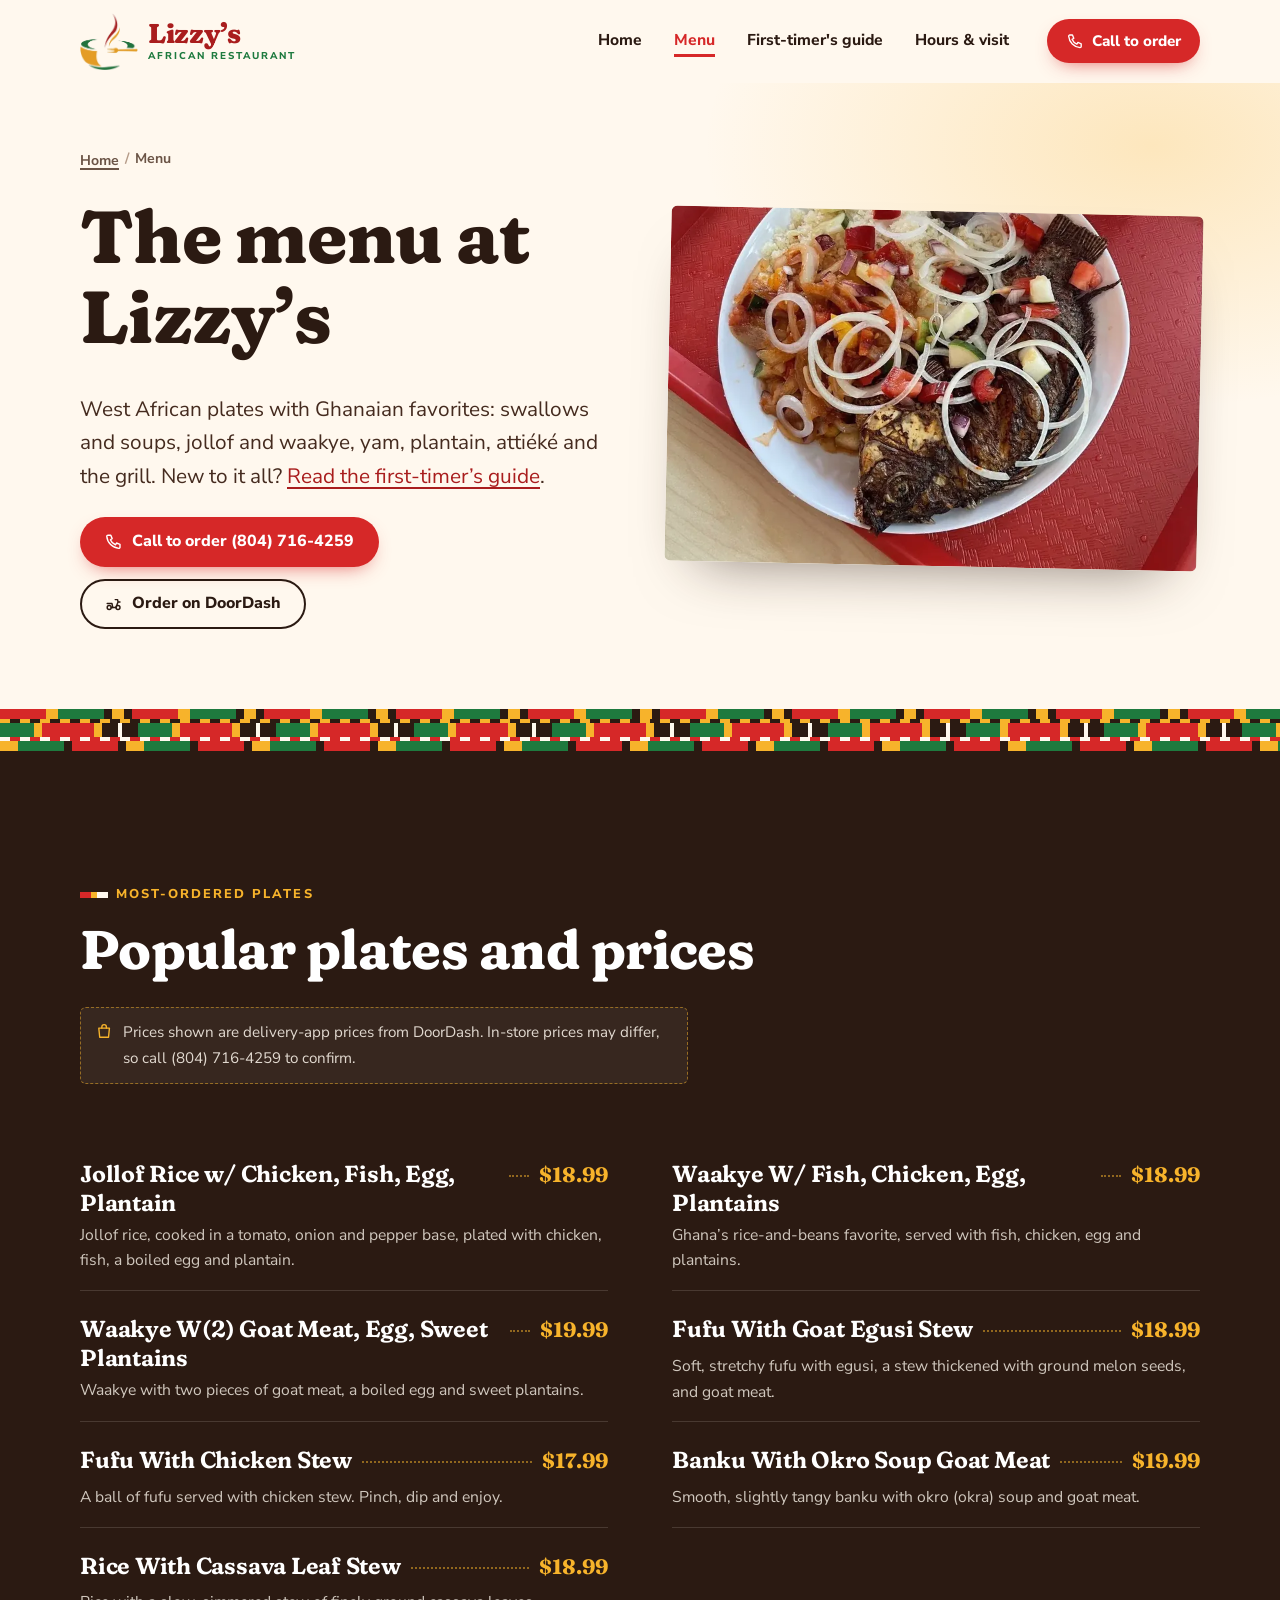
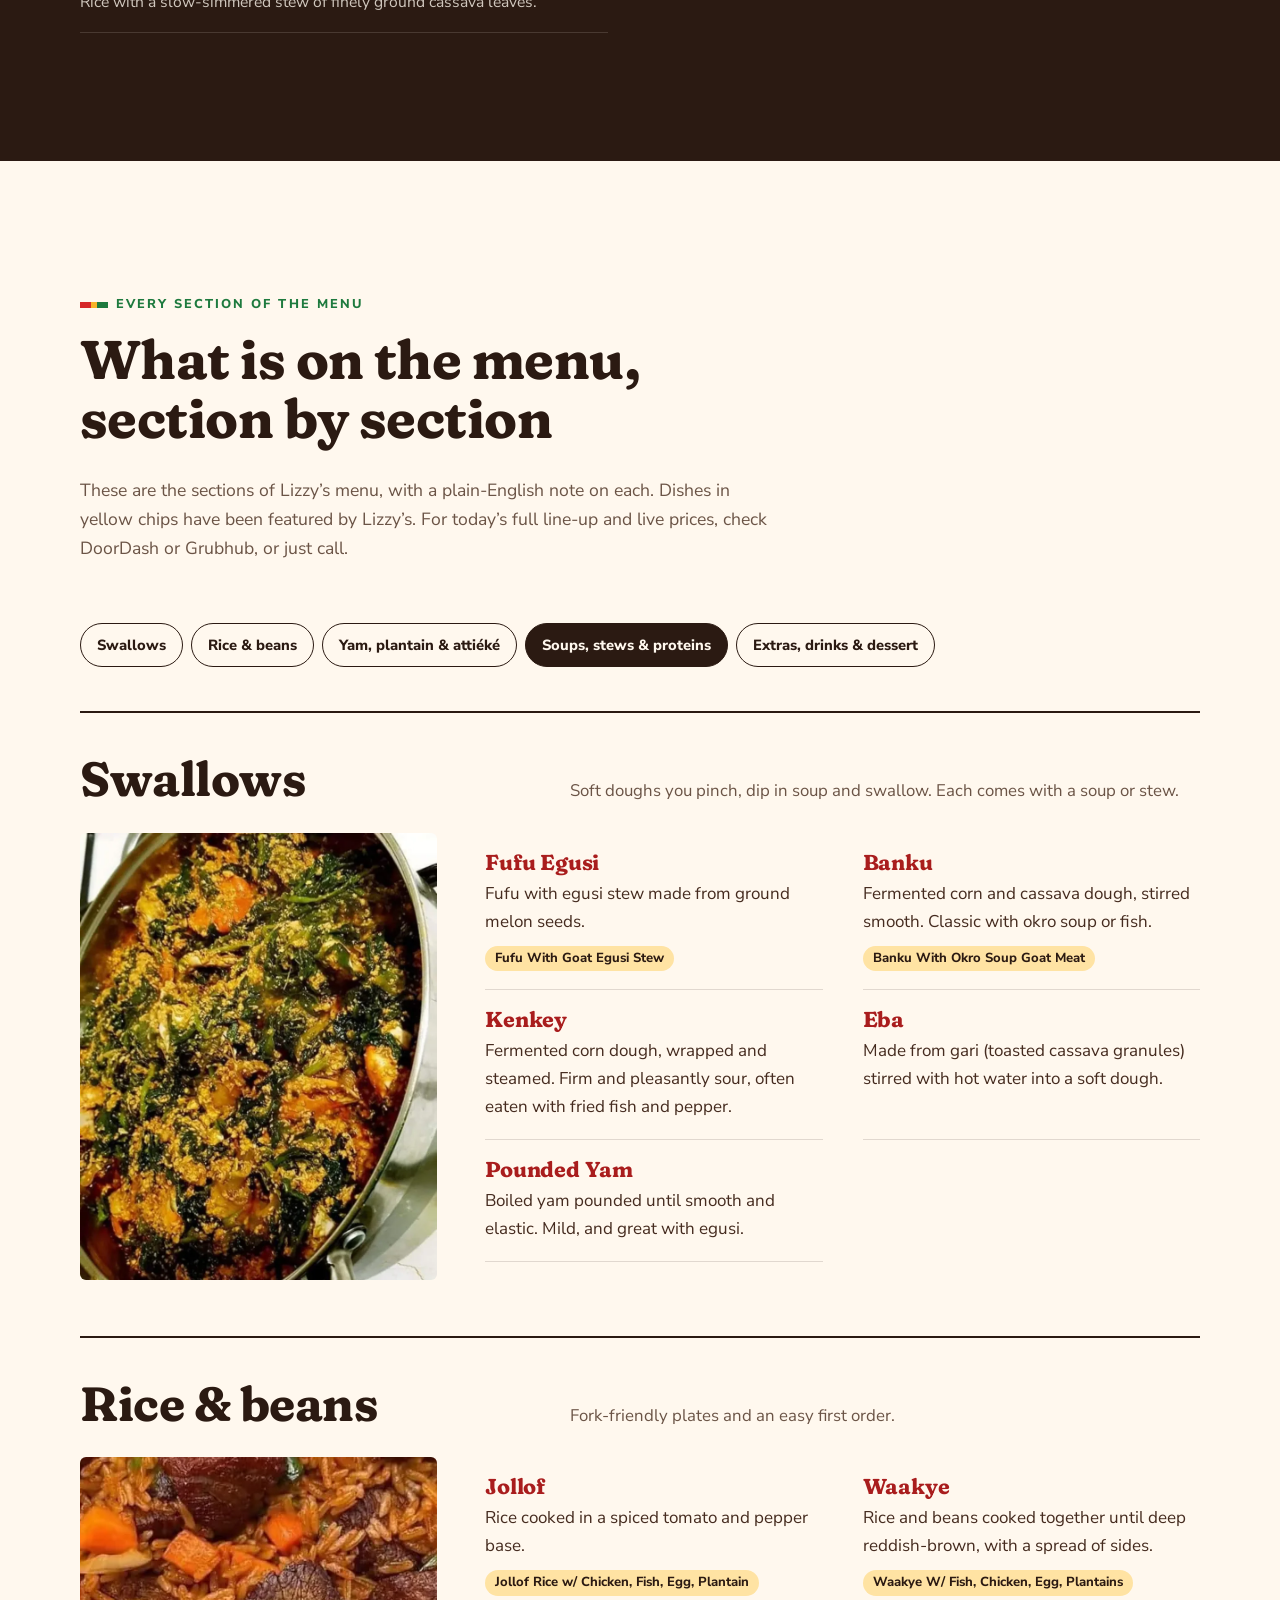
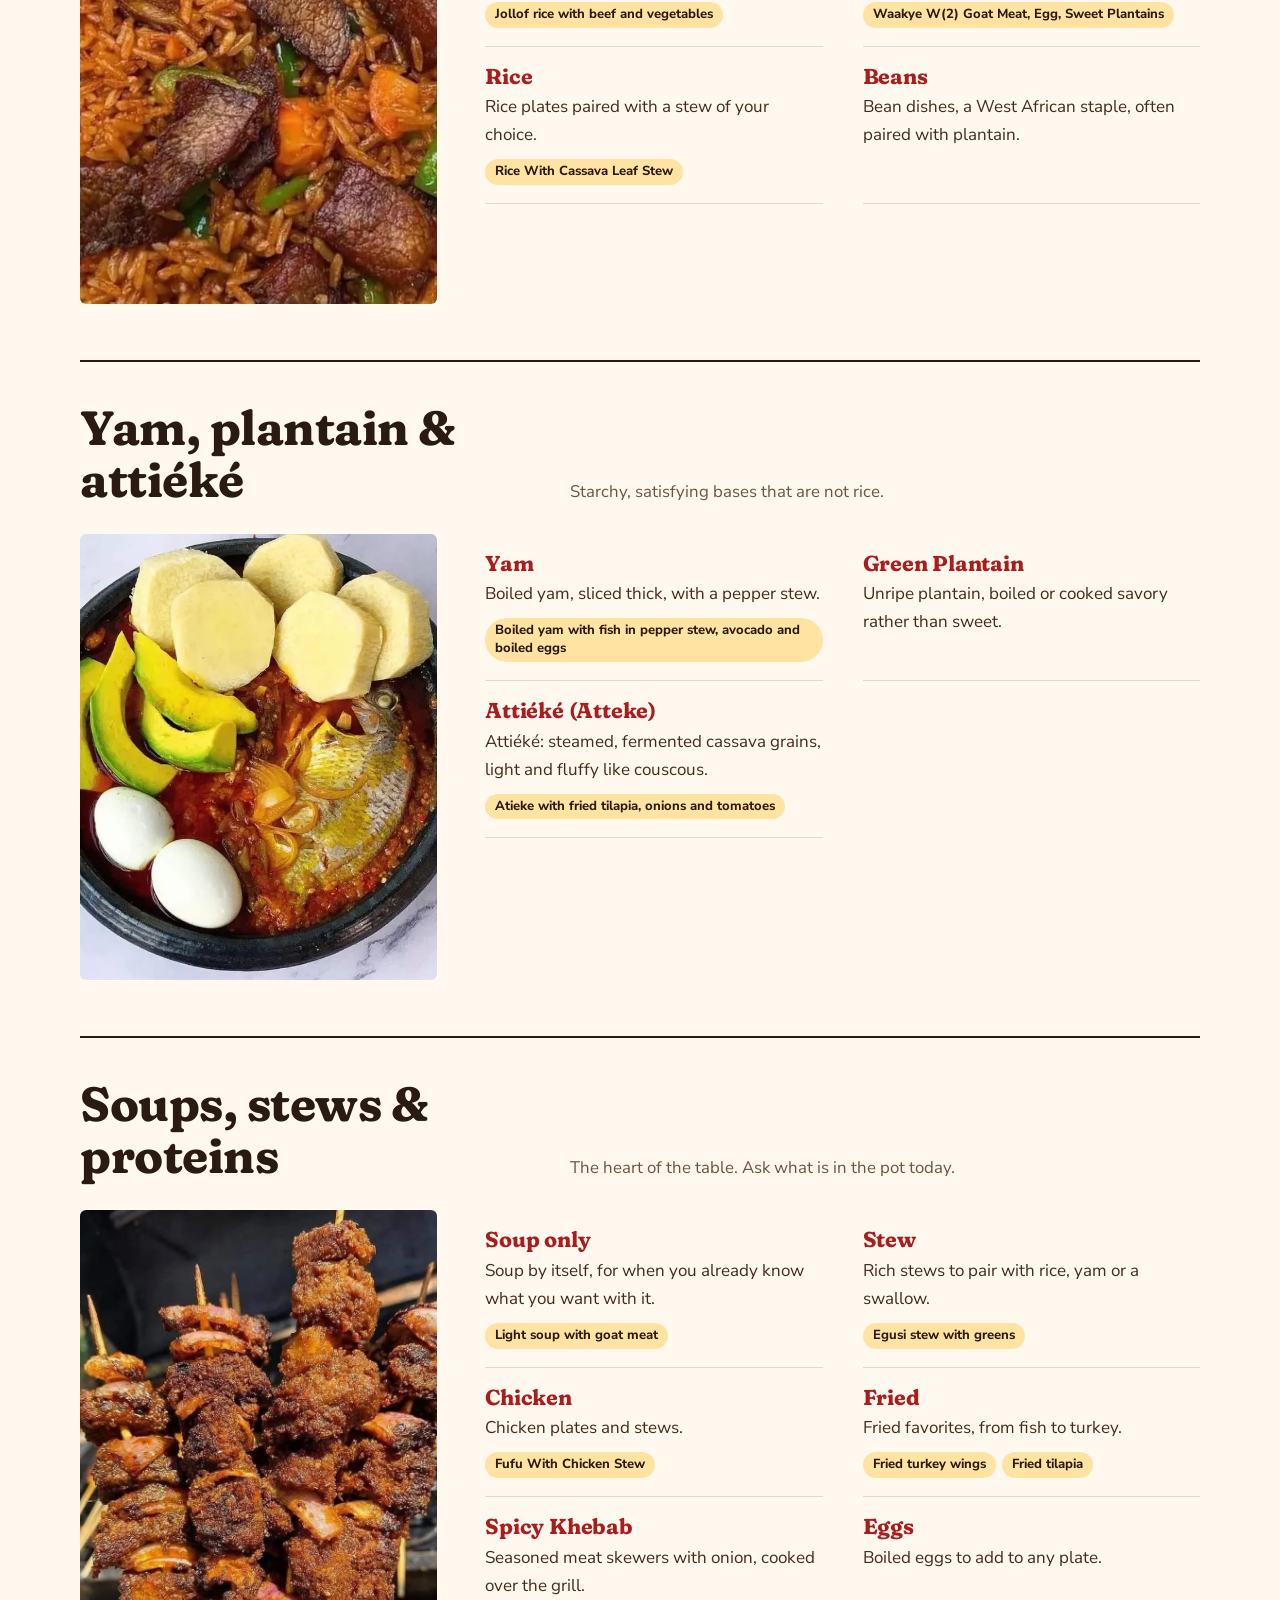
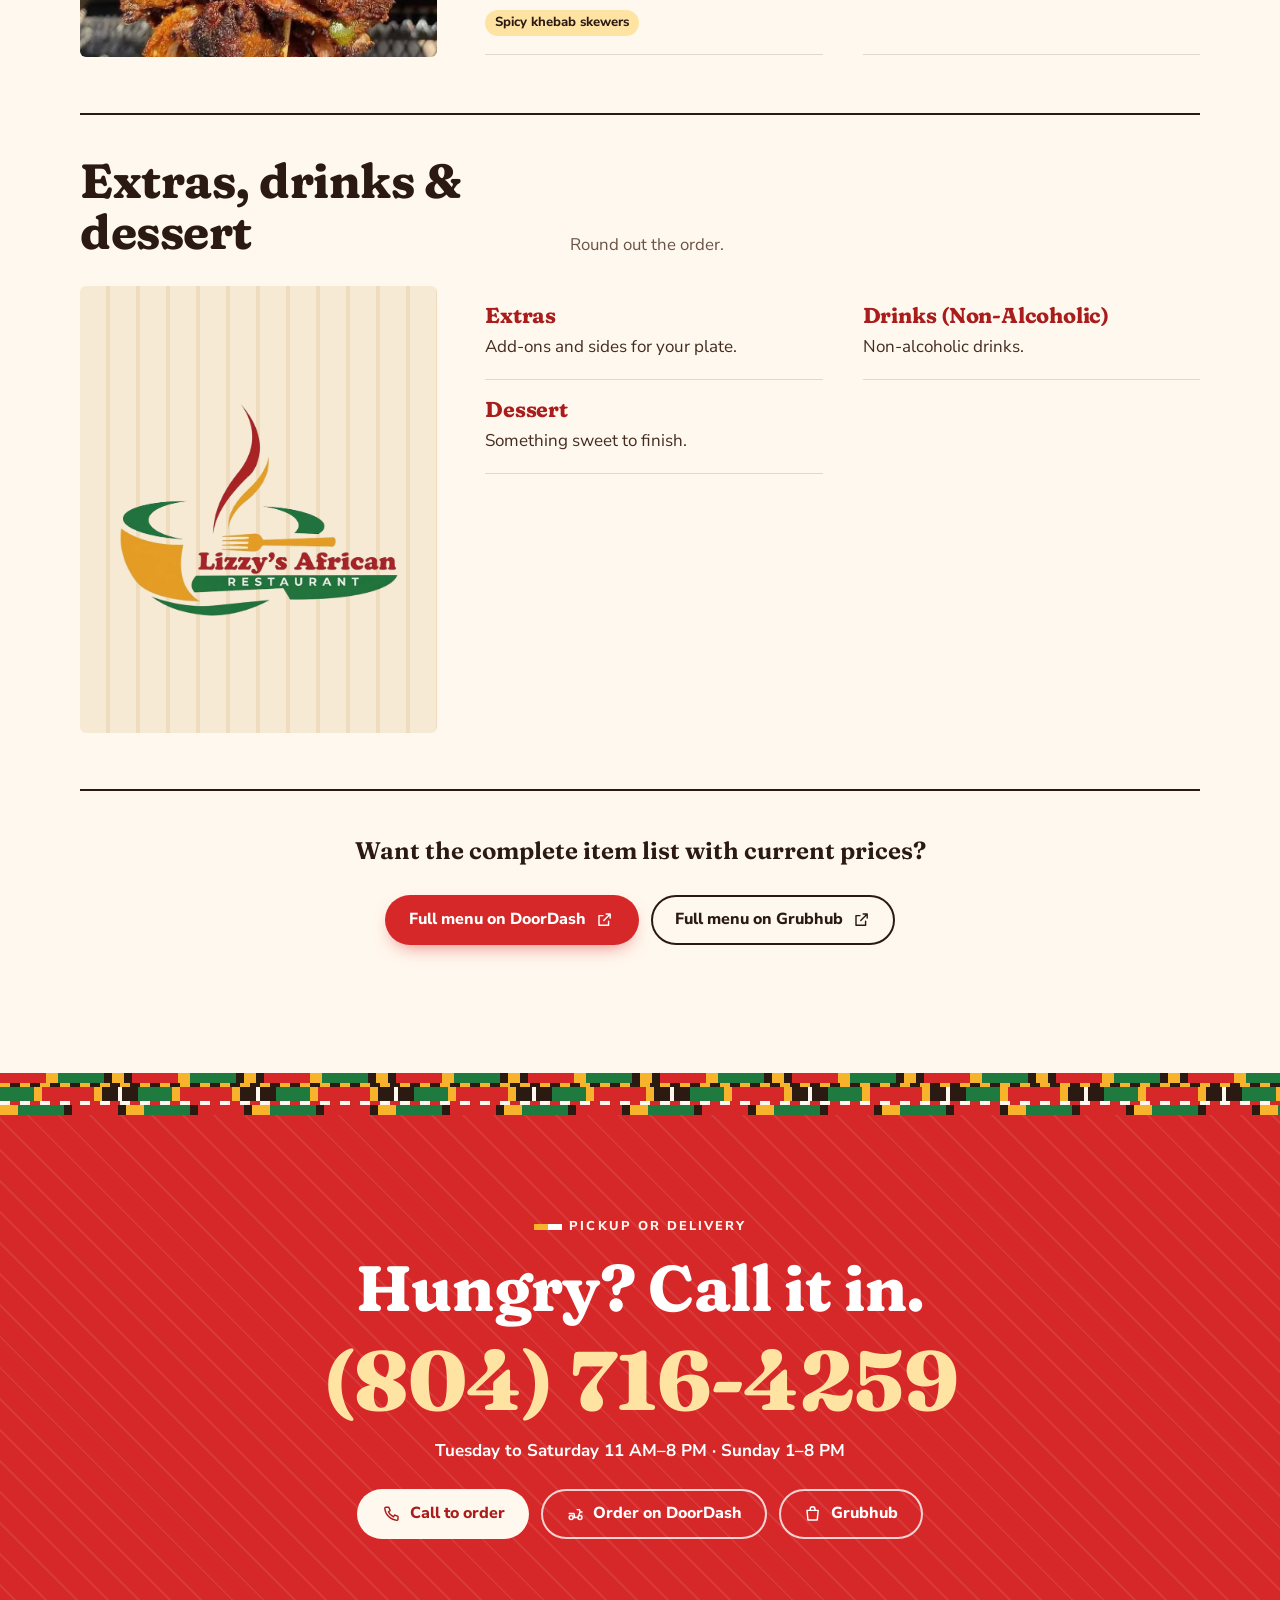
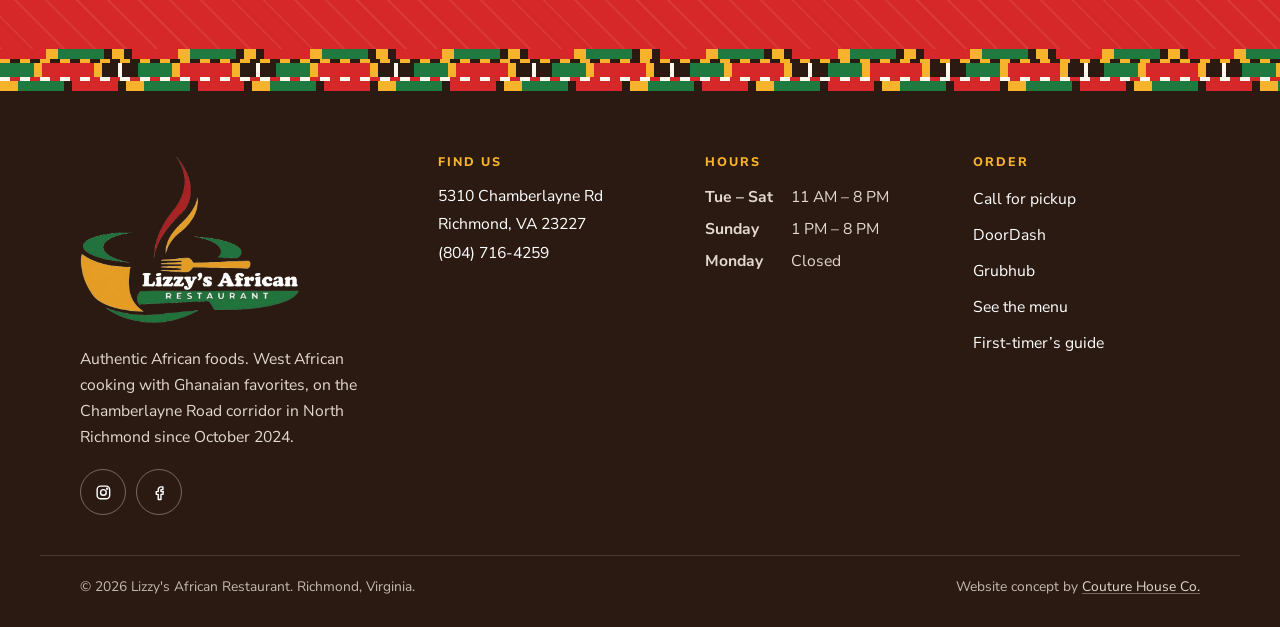
<file: menu.html>
<!DOCTYPE html>
<html lang="en">
<head>
<meta charset="utf-8">
<meta name="viewport" content="width=device-width, initial-scale=1, viewport-fit=cover">
<title>Menu | Lizzy's African Restaurant, Richmond, VA</title>
<meta name="description" content="Lizzy's menu: jollof, waakye, fufu with egusi, banku with okro soup, kenkey, attieke, light soup and spicy khebab on Chamberlayne Rd, Richmond, VA.">
<link rel="canonical" href="https://lizzys-african-restaurant-website.netlify.app/menu.html">
<meta name="theme-color" content="#2B1A12">
<meta name="robots" content="index, follow, max-image-preview:large">
<meta property="og:type" content="restaurant.restaurant">
<meta property="og:site_name" content="Lizzy's African Restaurant">
<meta property="og:title" content="Menu | Lizzy's African Restaurant, Richmond, VA">
<meta property="og:description" content="Lizzy's menu: jollof, waakye, fufu with egusi, banku with okro soup, kenkey, attieke, light soup and spicy khebab on Chamberlayne Rd, Richmond, VA.">
<meta property="og:url" content="https://lizzys-african-restaurant-website.netlify.app/menu.html">
<meta property="og:image" content="https://lizzys-african-restaurant-website.netlify.app/assets/img/share.jpg">
<meta property="og:image:width" content="1200">
<meta property="og:image:height" content="630">
<meta property="og:image:alt" content="Lizzy's African Restaurant: boiled yam, fish in pepper stew, avocado and eggs, with the restaurant name">
<meta property="og:locale" content="en_US">
<meta name="twitter:card" content="summary_large_image">
<meta name="twitter:title" content="Menu | Lizzy's African Restaurant, Richmond, VA">
<meta name="twitter:description" content="Lizzy's menu: jollof, waakye, fufu with egusi, banku with okro soup, kenkey, attieke, light soup and spicy khebab on Chamberlayne Rd, Richmond, VA.">
<meta name="twitter:image" content="https://lizzys-african-restaurant-website.netlify.app/assets/img/share.jpg">
<meta name="geo.region" content="US-VA">
<meta name="geo.placename" content="Richmond">
<link rel="icon" href="assets/img/favicon.svg" type="image/svg+xml">
<link rel="icon" href="assets/img/favicon-32.png" sizes="32x32" type="image/png">
<link rel="apple-touch-icon" href="assets/img/apple-touch-icon.png">
<link rel="manifest" href="site.webmanifest">
<link rel="preload" href="assets/fonts/fraunces-latin-soft-normal.woff2" as="font" type="font/woff2" crossorigin>
<link rel="preload" href="assets/fonts/nunito-sans-latin-wght-normal.woff2" as="font" type="font/woff2" crossorigin>
<link rel="preload" as="image" href="assets/img/atieke-fried-tilapia-onions.webp" imagesrcset="assets/img/atieke-fried-tilapia-onions-800.webp 800w, assets/img/atieke-fried-tilapia-onions.webp 1340w" imagesizes="(min-width: 960px) 46vw, 100vw" fetchpriority="high">
<link rel="stylesheet" href="assets/css/fonts.css?v=20260930b">
<link rel="stylesheet" href="assets/css/site.css?v=20260930b">
<script>document.documentElement.classList.add('js')</script>
<script src="assets/js/site.js" defer></script>
<script type="application/ld+json">{"@context":"https://schema.org","@type":"Restaurant","@id":"https://lizzys-african-restaurant-website.netlify.app/#restaurant","name":"Lizzy's African Restaurant","alternateName":"Lizzy's","description":"Authentic African foods on Chamberlayne Road in Richmond, VA: West African cooking with Ghanaian favorites such as jollof, waakye, fufu with egusi, banku with okro soup, light soup and spicy khebab. Black-owned. Call ahead for pickup or order delivery on DoorDash and Grubhub.","url":"https://lizzys-african-restaurant-website.netlify.app/","logo":"https://lizzys-african-restaurant-website.netlify.app/assets/img/lizzys-logo.png","image":["https://lizzys-african-restaurant-website.netlify.app/assets/img/share.jpg","https://lizzys-african-restaurant-website.netlify.app/assets/img/boiled-yam-fish-stew-avocado-eggs.webp","https://lizzys-african-restaurant-website.netlify.app/assets/img/jollof-rice-beef-vegetables.webp"],"telephone":"+1-804-716-4259","address":{"@type":"PostalAddress","streetAddress":"5310 Chamberlayne Rd","addressLocality":"Richmond","addressRegion":"VA","postalCode":"23227","addressCountry":"US"},"servesCuisine":["West African","Ghanaian","African"],"priceRange":"$$","openingHoursSpecification":[{"@type":"OpeningHoursSpecification","dayOfWeek":["Tuesday","Wednesday","Thursday","Friday","Saturday"],"opens":"11:00","closes":"20:00"},{"@type":"OpeningHoursSpecification","dayOfWeek":"Sunday","opens":"13:00","closes":"20:00"}],"areaServed":[{"@type":"City","name":"Richmond, VA"},{"@type":"AdministrativeArea","name":"Henrico County, VA"}],"sameAs":["https://www.instagram.com/lizzys_african_restaurant/","https://www.facebook.com/p/Lizzys-African-Restaurant-61564175797078/","https://www.visitrichmondva.com/listing/lizzy%E2%80%99s-african-restaurant/15921/","https://www.eatokra.com/businesses/lizzy-s-african-restaurant"],"hasMenu":{"@id":"https://lizzys-african-restaurant-website.netlify.app/menu.html#menu"},"potentialAction":{"@type":"OrderAction","target":[{"@type":"EntryPoint","urlTemplate":"https://www.doordash.com/store/lizzy's-african-restaurant-richmond-32662293/","actionPlatform":["http://schema.org/DesktopWebPlatform","http://schema.org/MobileWebPlatform"]},{"@type":"EntryPoint","urlTemplate":"https://www.grubhub.com/restaurant/lizzys-african-restaurant-5310-chamberlayne-road-richmond/11192736","actionPlatform":["http://schema.org/DesktopWebPlatform","http://schema.org/MobileWebPlatform"]}]}}</script>
<script type="application/ld+json">{"@context":"https://schema.org","@type":"Menu","@id":"https://lizzys-african-restaurant-website.netlify.app/menu.html#menu","name":"Lizzy's African Restaurant Menu","url":"https://lizzys-african-restaurant-website.netlify.app/menu.html","inLanguage":"en-US","description":"Menu sections and featured items. Prices are delivery-app prices from DoorDash; in-store prices may differ.","hasMenuSection":[{"@type":"MenuSection","name":"Fufu Egusi","description":"Fufu with egusi stew made from ground melon seeds.","hasMenuItem":[{"@type":"MenuItem","name":"Fufu With Goat Egusi Stew","description":"Soft, stretchy fufu with egusi, a stew thickened with ground melon seeds, and goat meat.","offers":{"@type":"Offer","price":"18.99","priceCurrency":"USD"}}]},{"@type":"MenuSection","name":"Banku","description":"Fermented corn and cassava dough, stirred smooth. Classic with okro soup or fish.","hasMenuItem":[{"@type":"MenuItem","name":"Banku With Okro Soup Goat Meat","description":"Smooth, slightly tangy banku with okro (okra) soup and goat meat.","offers":{"@type":"Offer","price":"19.99","priceCurrency":"USD"}}]},{"@type":"MenuSection","name":"Kenkey","description":"Fermented corn dough, wrapped and steamed. Firm and pleasantly sour, often eaten with fried fish and pepper."},{"@type":"MenuSection","name":"Eba","description":"Made from gari (toasted cassava granules) stirred with hot water into a soft dough."},{"@type":"MenuSection","name":"Pounded Yam","description":"Boiled yam pounded until smooth and elastic. Mild, and great with egusi."},{"@type":"MenuSection","name":"Jollof","description":"Rice cooked in a spiced tomato and pepper base.","hasMenuItem":[{"@type":"MenuItem","name":"Jollof Rice w/ Chicken, Fish, Egg, Plantain","description":"Jollof rice, cooked in a tomato, onion and pepper base, plated with chicken, fish, a boiled egg and plantain.","offers":{"@type":"Offer","price":"18.99","priceCurrency":"USD"}}]},{"@type":"MenuSection","name":"Waakye","description":"Rice and beans cooked together until deep reddish-brown, with a spread of sides.","hasMenuItem":[{"@type":"MenuItem","name":"Waakye W/ Fish, Chicken, Egg, Plantains","description":"Ghana's rice-and-beans favorite, served with fish, chicken, egg and plantains.","offers":{"@type":"Offer","price":"18.99","priceCurrency":"USD"}},{"@type":"MenuItem","name":"Waakye W(2) Goat Meat, Egg, Sweet Plantains","description":"Waakye with two pieces of goat meat, a boiled egg and sweet plantains.","offers":{"@type":"Offer","price":"19.99","priceCurrency":"USD"}}]},{"@type":"MenuSection","name":"Rice","description":"Rice plates paired with a stew of your choice."},{"@type":"MenuSection","name":"Beans","description":"Bean dishes, a West African staple, often paired with plantain."},{"@type":"MenuSection","name":"Yam","description":"Boiled yam, sliced thick, with a pepper stew."},{"@type":"MenuSection","name":"Green Plantain","description":"Unripe plantain, boiled or cooked savory rather than sweet."},{"@type":"MenuSection","name":"Atteke","description":"Attieke: steamed, fermented cassava grains, light and fluffy like couscous."},{"@type":"MenuSection","name":"Soup only","description":"Soup by itself, for when you already know what you want with it."},{"@type":"MenuSection","name":"Stew","description":"Rich stews to pair with rice, yam or a swallow.","hasMenuItem":[{"@type":"MenuItem","name":"Rice With Cassava Leaf Stew","description":"Rice with a slow-simmered stew of finely ground cassava leaves.","offers":{"@type":"Offer","price":"18.99","priceCurrency":"USD"}}]},{"@type":"MenuSection","name":"Chicken","description":"Chicken plates and stews.","hasMenuItem":[{"@type":"MenuItem","name":"Fufu With Chicken Stew","description":"A ball of fufu served with chicken stew. Pinch, dip and enjoy.","offers":{"@type":"Offer","price":"17.99","priceCurrency":"USD"}}]},{"@type":"MenuSection","name":"Fried","description":"Fried favorites, from fish to turkey."},{"@type":"MenuSection","name":"Spicy Khebab","description":"Seasoned meat skewers with onion, cooked over the grill."},{"@type":"MenuSection","name":"Eggs","description":"Boiled eggs to add to any plate."},{"@type":"MenuSection","name":"Extras","description":"Add-ons and sides for your plate."},{"@type":"MenuSection","name":"Drinks (Non-Alcoholic)","description":"Non-alcoholic drinks."},{"@type":"MenuSection","name":"Dessert","description":"Something sweet to finish."}]}</script>
<script type="application/ld+json">{"@context":"https://schema.org","@type":"BreadcrumbList","itemListElement":[{"@type":"ListItem","position":1,"name":"Home","item":"https://lizzys-african-restaurant-website.netlify.app/"},{"@type":"ListItem","position":2,"name":"Menu","item":"https://lizzys-african-restaurant-website.netlify.app/menu.html"}]}</script>
</head><body>
<a class="skip" href="#main">Skip to main content</a>
<header class="site-header" data-header>
  <div class="wrap header-in">
    <a class="brand" href="index.html" aria-label="Lizzy's African Restaurant, home">
      <img class="mark" data-anim src="assets/img/lizzys-mark.webp" width="256" height="250" alt="" aria-hidden="true" decoding="async">
      <span class="brand-txt"><span class="brand-name">Lizzy&rsquo;s</span><span class="brand-sub">African Restaurant</span></span>
    </a>
    <nav class="nav" aria-label="Main">
      <ul class="nav-list" id="nav-list"><li><a href="index.html">Home</a></li><li><a href="menu.html" aria-current="page">Menu</a></li><li><a href="guide.html">First-timer's guide</a></li><li><a href="visit.html">Hours &amp; visit</a></li>
        <li class="nav-cta-m"><a class="btn btn-red" href="tel:+18047164259"><svg class="ic" viewBox="0 0 24 24" width="24" height="24" fill="none" stroke="currentColor" stroke-width="1.8" stroke-linecap="round" stroke-linejoin="round" aria-hidden="true" focusable="false"><path d="M5 4h3.5l1.7 4.3-2.2 1.4a11 11 0 0 0 6.3 6.3l1.4-2.2L20 15.5V19a1.5 1.5 0 0 1-1.6 1.5A16.5 16.5 0 0 1 3.5 5.6 1.5 1.5 0 0 1 5 4z"/></svg>Call (804) 716-4259</a></li>
      </ul>
    </nav>
    <a class="btn btn-red btn-sm header-call" href="tel:+18047164259"><svg class="ic" viewBox="0 0 24 24" width="24" height="24" fill="none" stroke="currentColor" stroke-width="1.8" stroke-linecap="round" stroke-linejoin="round" aria-hidden="true" focusable="false"><path d="M5 4h3.5l1.7 4.3-2.2 1.4a11 11 0 0 0 6.3 6.3l1.4-2.2L20 15.5V19a1.5 1.5 0 0 1-1.6 1.5A16.5 16.5 0 0 1 3.5 5.6 1.5 1.5 0 0 1 5 4z"/></svg><span>Call to order</span></a>
    <button class="nav-toggle" type="button" aria-expanded="false" aria-controls="nav-list" data-nav-toggle>
      <span class="sr-only" data-nav-label>Open menu</span><svg class="ic ic-open" viewBox="0 0 24 24" width="24" height="24" fill="none" stroke="currentColor" stroke-width="1.8" stroke-linecap="round" stroke-linejoin="round" aria-hidden="true" focusable="false"><path d="M4 7h16M4 12h16M4 17h16"/></svg><svg class="ic ic-close" viewBox="0 0 24 24" width="24" height="24" fill="none" stroke="currentColor" stroke-width="1.8" stroke-linecap="round" stroke-linejoin="round" aria-hidden="true" focusable="false"><path d="M6 6l12 12M18 6 6 18"/></svg>
    </button>
  </div>
</header><main id="main">
<section class="page-hero page-hero-menu" aria-labelledby="menu-h">
  <div class="wrap ph-grid">
    <div class="ph-copy">
      <nav class="crumbs" aria-label="Breadcrumb"><ol><li><a href="index.html">Home</a></li><li aria-current="page">Menu</li></ol></nav>
      <h1 id="menu-h">The menu at Lizzy&rsquo;s</h1>
      <p class="lede">West African plates with Ghanaian favorites: swallows and soups, jollof and waakye, yam, plantain, atti&eacute;k&eacute; and the grill. New to it all? <a href="guide.html">Read the first-timer&rsquo;s guide</a>.</p>
      <div class="cta-row">
        <a class="btn btn-red" href="tel:+18047164259"><svg class="ic" viewBox="0 0 24 24" width="24" height="24" fill="none" stroke="currentColor" stroke-width="1.8" stroke-linecap="round" stroke-linejoin="round" aria-hidden="true" focusable="false"><path d="M5 4h3.5l1.7 4.3-2.2 1.4a11 11 0 0 0 6.3 6.3l1.4-2.2L20 15.5V19a1.5 1.5 0 0 1-1.6 1.5A16.5 16.5 0 0 1 3.5 5.6 1.5 1.5 0 0 1 5 4z"/></svg>Call to order (804) 716-4259</a>
        <a class="btn btn-line" href="https://www.doordash.com/store/lizzy's-african-restaurant-richmond-32662293/" rel="noopener" target="_blank"><svg class="ic" viewBox="0 0 24 24" width="24" height="24" fill="none" stroke="currentColor" stroke-width="1.8" stroke-linecap="round" stroke-linejoin="round" aria-hidden="true" focusable="false"><circle cx="6.5" cy="17" r="2.5"/><circle cx="17.5" cy="17" r="2.5"/><path d="M9 17h6l2.5-7H20M14 7h3l.5 3"/><path d="M4 12h6l1 5"/></svg>Order on DoorDash</a>
      </div>
    </div>
    <div class="ph-img"><img src="assets/img/atieke-fried-tilapia-onions.webp" srcset="assets/img/atieke-fried-tilapia-onions-800.webp 800w, assets/img/atieke-fried-tilapia-onions.webp 1340w" sizes="(min-width: 960px) 46vw, 100vw" alt="Atieke with a whole fried tilapia, onion rings, tomatoes and cucumber on a red tray" width="1340" height="1340" fetchpriority="high" decoding="async"></div>
  </div>
</section>
<div class="kente kente-weave" aria-hidden="true"><span></span><span></span><span></span><span></span><span></span></div>
<section class="section board-sec" aria-labelledby="board-h">
  <div class="wrap board-wrap">
    <div class="sec-head reveal">
      <p class="eyebrow">Most-ordered plates</p>
      <h2 id="board-h">Popular plates and prices</h2>
      <p class="note"><svg class="ic" viewBox="0 0 24 24" width="24" height="24" fill="none" stroke="currentColor" stroke-width="1.8" stroke-linecap="round" stroke-linejoin="round" aria-hidden="true" focusable="false"><path d="M5 8h14l-1.2 12H6.2z"/><path d="M9 8V6.5a3 3 0 0 1 6 0V8"/></svg><span>Prices shown are delivery-app prices from DoorDash. In-store prices may differ, so call (804) 716-4259 to confirm.</span></p>
    </div>
    <ol class="board"><li class="board-item reveal"><div class="board-top"><h3>Jollof Rice w/ Chicken, Fish, Egg, Plantain</h3><span class="leader" aria-hidden="true"></span><span class="price">$18.99</span></div><p>Jollof rice, cooked in a tomato, onion and pepper base, plated with chicken, fish, a boiled egg and plantain.</p></li><li class="board-item reveal"><div class="board-top"><h3>Waakye W/ Fish, Chicken, Egg, Plantains</h3><span class="leader" aria-hidden="true"></span><span class="price">$18.99</span></div><p>Ghana&rsquo;s rice-and-beans favorite, served with fish, chicken, egg and plantains.</p></li><li class="board-item reveal"><div class="board-top"><h3>Waakye W(2) Goat Meat, Egg, Sweet Plantains</h3><span class="leader" aria-hidden="true"></span><span class="price">$19.99</span></div><p>Waakye with two pieces of goat meat, a boiled egg and sweet plantains.</p></li><li class="board-item reveal"><div class="board-top"><h3>Fufu With Goat Egusi Stew</h3><span class="leader" aria-hidden="true"></span><span class="price">$18.99</span></div><p>Soft, stretchy fufu with egusi, a stew thickened with ground melon seeds, and goat meat.</p></li><li class="board-item reveal"><div class="board-top"><h3>Fufu With Chicken Stew</h3><span class="leader" aria-hidden="true"></span><span class="price">$17.99</span></div><p>A ball of fufu served with chicken stew. Pinch, dip and enjoy.</p></li><li class="board-item reveal"><div class="board-top"><h3>Banku With Okro Soup Goat Meat</h3><span class="leader" aria-hidden="true"></span><span class="price">$19.99</span></div><p>Smooth, slightly tangy banku with okro (okra) soup and goat meat.</p></li><li class="board-item reveal"><div class="board-top"><h3>Rice With Cassava Leaf Stew</h3><span class="leader" aria-hidden="true"></span><span class="price">$18.99</span></div><p>Rice with a slow-simmered stew of finely ground cassava leaves.</p></li></ol>
  </div>
</section>

<section class="section menu-full" aria-labelledby="full-h">
  <div class="wrap">
    <div class="sec-head reveal">
      <p class="eyebrow">Every section of the menu</p>
      <h2 id="full-h">What is on the menu, section by section</h2>
      <p class="sec-lede">These are the sections of Lizzy&rsquo;s menu, with a plain-English note on each. Dishes in yellow chips have been featured by Lizzy&rsquo;s. For today&rsquo;s full line-up and live prices, check DoorDash or Grubhub, or just call.</p>
    </div>
    <nav class="chips" aria-label="Menu sections"><ul><li><a href="#swallows">Swallows</a></li><li><a href="#rice">Rice &amp; beans</a></li><li><a href="#plantain">Yam, plantain &amp; atti&eacute;k&eacute;</a></li><li><a href="#soups">Soups, stews &amp; proteins</a></li><li><a href="#extras">Extras, drinks &amp; dessert</a></li></ul></nav>
    <section class="group reveal" id="swallows" aria-labelledby="swallows-h">
  <div class="group-head"><h2 id="swallows-h">Swallows</h2><p>Soft doughs you pinch, dip in soup and swallow. Each comes with a soup or stew.</p></div>
  <div class="group-body"><div class="group-img"><img src="assets/img/egusi-stew-greens.webp" srcset="assets/img/egusi-stew-greens-800.webp 800w, assets/img/egusi-stew-greens.webp 1440w" sizes="(min-width: 960px) 30vw, 92vw" alt="Egusi stew with greens, ready to be eaten with fufu" width="1440" height="1800" loading="lazy" decoding="async"></div><ul class="cats"><li class="cat"><h3>Fufu Egusi</h3><p>Fufu with egusi stew made from ground melon seeds.</p><ul class="seen"><li>Fufu With Goat Egusi Stew</li></ul></li><li class="cat"><h3>Banku</h3><p>Fermented corn and cassava dough, stirred smooth. Classic with okro soup or fish.</p><ul class="seen"><li>Banku With Okro Soup Goat Meat</li></ul></li><li class="cat"><h3>Kenkey</h3><p>Fermented corn dough, wrapped and steamed. Firm and pleasantly sour, often eaten with fried fish and pepper.</p></li><li class="cat"><h3>Eba</h3><p>Made from gari (toasted cassava granules) stirred with hot water into a soft dough.</p></li><li class="cat"><h3>Pounded Yam</h3><p>Boiled yam pounded until smooth and elastic. Mild, and great with egusi.</p></li></ul></div>
</section><section class="group reveal" id="rice" aria-labelledby="rice-h">
  <div class="group-head"><h2 id="rice-h">Rice &amp; beans</h2><p>Fork-friendly plates and an easy first order.</p></div>
  <div class="group-body"><div class="group-img"><img src="assets/img/jollof-rice-beef-vegetables.webp" srcset="assets/img/jollof-rice-beef-vegetables-800.webp 800w, assets/img/jollof-rice-beef-vegetables.webp 1440w" sizes="(min-width: 960px) 30vw, 92vw" alt="Jollof rice with beef and vegetables" width="1440" height="960" loading="lazy" decoding="async"></div><ul class="cats"><li class="cat"><h3>Jollof</h3><p>Rice cooked in a spiced tomato and pepper base.</p><ul class="seen"><li>Jollof Rice w/ Chicken, Fish, Egg, Plantain</li><li>Jollof rice with beef and vegetables</li></ul></li><li class="cat"><h3>Waakye</h3><p>Rice and beans cooked together until deep reddish-brown, with a spread of sides.</p><ul class="seen"><li>Waakye W/ Fish, Chicken, Egg, Plantains</li><li>Waakye W(2) Goat Meat, Egg, Sweet Plantains</li></ul></li><li class="cat"><h3>Rice</h3><p>Rice plates paired with a stew of your choice.</p><ul class="seen"><li>Rice With Cassava Leaf Stew</li></ul></li><li class="cat"><h3>Beans</h3><p>Bean dishes, a West African staple, often paired with plantain.</p></li></ul></div>
</section><section class="group reveal" id="plantain" aria-labelledby="plantain-h">
  <div class="group-head"><h2 id="plantain-h">Yam, plantain &amp; atti&eacute;k&eacute;</h2><p>Starchy, satisfying bases that are not rice.</p></div>
  <div class="group-body"><div class="group-img"><img src="assets/img/boiled-yam-fish-stew-avocado-eggs.webp" srcset="assets/img/boiled-yam-fish-stew-avocado-eggs-800.webp 800w, assets/img/boiled-yam-fish-stew-avocado-eggs.webp 955w" sizes="(min-width: 960px) 30vw, 92vw" alt="Boiled yam with fish in pepper stew, avocado and boiled eggs" width="955" height="945" loading="lazy" decoding="async"></div><ul class="cats"><li class="cat"><h3>Yam</h3><p>Boiled yam, sliced thick, with a pepper stew.</p><ul class="seen"><li>Boiled yam with fish in pepper stew, avocado and boiled eggs</li></ul></li><li class="cat"><h3>Green Plantain</h3><p>Unripe plantain, boiled or cooked savory rather than sweet.</p></li><li class="cat"><h3>Atti&eacute;k&eacute; (Atteke)</h3><p>Atti&eacute;k&eacute;: steamed, fermented cassava grains, light and fluffy like couscous.</p><ul class="seen"><li>Atieke with fried tilapia, onions and tomatoes</li></ul></li></ul></div>
</section><section class="group reveal" id="soups" aria-labelledby="soups-h">
  <div class="group-head"><h2 id="soups-h">Soups, stews &amp; proteins</h2><p>The heart of the table. Ask what is in the pot today.</p></div>
  <div class="group-body"><div class="group-img"><img src="assets/img/spicy-khebab-skewers.webp" srcset="assets/img/spicy-khebab-skewers-800.webp 800w, assets/img/spicy-khebab-skewers.webp 1125w" sizes="(min-width: 960px) 30vw, 92vw" alt="Spicy khebab meat skewers with onion" width="1125" height="1330" loading="lazy" decoding="async"></div><ul class="cats"><li class="cat"><h3>Soup only</h3><p>Soup by itself, for when you already know what you want with it.</p><ul class="seen"><li>Light soup with goat meat</li></ul></li><li class="cat"><h3>Stew</h3><p>Rich stews to pair with rice, yam or a swallow.</p><ul class="seen"><li>Egusi stew with greens</li></ul></li><li class="cat"><h3>Chicken</h3><p>Chicken plates and stews.</p><ul class="seen"><li>Fufu With Chicken Stew</li></ul></li><li class="cat"><h3>Fried</h3><p>Fried favorites, from fish to turkey.</p><ul class="seen"><li>Fried turkey wings</li><li>Fried tilapia</li></ul></li><li class="cat"><h3>Spicy Khebab</h3><p>Seasoned meat skewers with onion, cooked over the grill.</p><ul class="seen"><li>Spicy khebab skewers</li></ul></li><li class="cat"><h3>Eggs</h3><p>Boiled eggs to add to any plate.</p></li></ul></div>
</section><section class="group reveal" id="extras" aria-labelledby="extras-h">
  <div class="group-head"><h2 id="extras-h">Extras, drinks &amp; dessert</h2><p>Round out the order.</p></div>
  <div class="group-body"><div class="group-img group-pattern" aria-hidden="true"><img class="mark mark-lg" src="assets/img/lizzys-logo.webp" width="720" height="549" alt="" aria-hidden="true" loading="lazy" decoding="async"></div><ul class="cats"><li class="cat"><h3>Extras</h3><p>Add-ons and sides for your plate.</p></li><li class="cat"><h3>Drinks (Non-Alcoholic)</h3><p>Non-alcoholic drinks.</p></li><li class="cat"><h3>Dessert</h3><p>Something sweet to finish.</p></li></ul></div>
</section>
    <div class="menu-foot reveal">
      <p>Want the complete item list with current prices?</p>
      <div class="cta-row cta-center">
        <a class="btn btn-red" href="https://www.doordash.com/store/lizzy's-african-restaurant-richmond-32662293/" rel="noopener" target="_blank">Full menu on DoorDash<svg class="ic" viewBox="0 0 24 24" width="24" height="24" fill="none" stroke="currentColor" stroke-width="1.8" stroke-linecap="round" stroke-linejoin="round" aria-hidden="true" focusable="false"><path d="M14 5h5v5M19 5l-8 8"/><path d="M17 14v5H5V7h5"/></svg></a>
        <a class="btn btn-line" href="https://www.grubhub.com/restaurant/lizzys-african-restaurant-5310-chamberlayne-road-richmond/11192736" rel="noopener" target="_blank">Full menu on Grubhub<svg class="ic" viewBox="0 0 24 24" width="24" height="24" fill="none" stroke="currentColor" stroke-width="1.8" stroke-linecap="round" stroke-linejoin="round" aria-hidden="true" focusable="false"><path d="M14 5h5v5M19 5l-8 8"/><path d="M17 14v5H5V7h5"/></svg></a>
      </div>
    </div>
  </div>
</section>
<section class="order-band" aria-labelledby="order-h">
  <div class="kente kente-top" aria-hidden="true"><span></span><span></span><span></span><span></span><span></span></div>
  <div class="wrap order-in reveal">
    <p class="eyebrow eyebrow-light">Pickup or delivery</p>
    <h2 id="order-h">Hungry? Call it in.</h2>
    <a class="order-phone" href="tel:+18047164259">(804) 716-4259</a>
    <p class="order-sub">Tuesday to Saturday 11 AM&ndash;8 PM &middot; Sunday 1&ndash;8 PM</p>
    <div class="cta-row cta-center">
      <a class="btn btn-cream" href="tel:+18047164259"><svg class="ic" viewBox="0 0 24 24" width="24" height="24" fill="none" stroke="currentColor" stroke-width="1.8" stroke-linecap="round" stroke-linejoin="round" aria-hidden="true" focusable="false"><path d="M5 4h3.5l1.7 4.3-2.2 1.4a11 11 0 0 0 6.3 6.3l1.4-2.2L20 15.5V19a1.5 1.5 0 0 1-1.6 1.5A16.5 16.5 0 0 1 3.5 5.6 1.5 1.5 0 0 1 5 4z"/></svg>Call to order</a>
      <a class="btn btn-outline-light" href="https://www.doordash.com/store/lizzy's-african-restaurant-richmond-32662293/" rel="noopener" target="_blank"><svg class="ic" viewBox="0 0 24 24" width="24" height="24" fill="none" stroke="currentColor" stroke-width="1.8" stroke-linecap="round" stroke-linejoin="round" aria-hidden="true" focusable="false"><circle cx="6.5" cy="17" r="2.5"/><circle cx="17.5" cy="17" r="2.5"/><path d="M9 17h6l2.5-7H20M14 7h3l.5 3"/><path d="M4 12h6l1 5"/></svg>Order on DoorDash</a>
      <a class="btn btn-outline-light" href="https://www.grubhub.com/restaurant/lizzys-african-restaurant-5310-chamberlayne-road-richmond/11192736" rel="noopener" target="_blank"><svg class="ic" viewBox="0 0 24 24" width="24" height="24" fill="none" stroke="currentColor" stroke-width="1.8" stroke-linecap="round" stroke-linejoin="round" aria-hidden="true" focusable="false"><path d="M5 8h14l-1.2 12H6.2z"/><path d="M9 8V6.5a3 3 0 0 1 6 0V8"/></svg>Grubhub</a>
    </div>
  </div>
</section>
</main>
<footer class="site-footer">
  <div class="kente kente-foot" aria-hidden="true"><span></span><span></span><span></span><span></span><span></span></div>
  <div class="wrap foot-grid">
    <div class="foot-brand">
      <a class="brand brand-foot" href="index.html" aria-label="Lizzy's African Restaurant, home"><img class="foot-logo" src="assets/img/lizzys-logo-reverse.webp" width="720" height="549" alt="Lizzy&rsquo;s African Restaurant" loading="lazy" decoding="async"></a>
      <p class="foot-tag">Authentic African foods. West African cooking with Ghanaian favorites, on the Chamberlayne Road corridor in North Richmond since October 2024.</p>
      <ul class="social" aria-label="Lizzy's online">
        <li><a href="https://www.instagram.com/lizzys_african_restaurant/" rel="noopener" target="_blank" aria-label="Instagram (opens in a new tab)"><svg class="ic" viewBox="0 0 24 24" width="24" height="24" fill="none" stroke="currentColor" stroke-width="1.8" stroke-linecap="round" stroke-linejoin="round" aria-hidden="true" focusable="false"><rect x="4" y="4" width="16" height="16" rx="4.5"/><circle cx="12" cy="12" r="3.6"/><circle cx="16.8" cy="7.2" r=".6" fill="currentColor"/></svg></a></li>
        <li><a href="https://www.facebook.com/p/Lizzys-African-Restaurant-61564175797078/" rel="noopener" target="_blank" aria-label="Facebook (opens in a new tab)"><svg class="ic" viewBox="0 0 24 24" width="24" height="24" fill="none" stroke="currentColor" stroke-width="1.8" stroke-linecap="round" stroke-linejoin="round" aria-hidden="true" focusable="false"><path d="M14 8.5h2.5V5H14a3.5 3.5 0 0 0-3.5 3.5V11H8v3.5h2.5V21H14v-6.5h2.5L17 11h-3V9a.5.5 0 0 1 .5-.5z"/></svg></a></li>
      </ul>
    </div>
    <div>
      <h2 class="foot-h">Find us</h2>
      <address class="foot-addr">
        <a href="https://www.google.com/maps/search/?api=1&query=Lizzy%27s+African+Restaurant+5310+Chamberlayne+Rd+Richmond+VA+23227" rel="noopener" target="_blank">5310 Chamberlayne Rd<br>Richmond, VA 23227</a><br>
        <a href="tel:+18047164259">(804) 716-4259</a>
      </address>
    </div>
    <div>
      <h2 class="foot-h">Hours</h2>
      <table class="foot-hours"><tbody>
        <tr><th scope="row">Tue &ndash; Sat</th><td>11 AM &ndash; 8 PM</td></tr>
        <tr><th scope="row">Sunday</th><td>1 PM &ndash; 8 PM</td></tr>
        <tr><th scope="row">Monday</th><td>Closed</td></tr>
      </tbody></table>
    </div>
    <div>
      <h2 class="foot-h">Order</h2>
      <ul class="foot-links">
        <li><a href="tel:+18047164259">Call for pickup</a></li>
        <li><a href="https://www.doordash.com/store/lizzy's-african-restaurant-richmond-32662293/" rel="noopener" target="_blank">DoorDash</a></li>
        <li><a href="https://www.grubhub.com/restaurant/lizzys-african-restaurant-5310-chamberlayne-road-richmond/11192736" rel="noopener" target="_blank">Grubhub</a></li>
        <li><a href="menu.html">See the menu</a></li>
        <li><a href="guide.html">First-timer&rsquo;s guide</a></li>
      </ul>
    </div>
  </div>
  <div class="wrap foot-base">
    <p>&copy; <span data-year>2026</span> Lizzy's African Restaurant. Richmond, Virginia.</p>
    <p class="credit">Website concept by <a href="https://couturehouse.co" rel="noopener" target="_blank">Couture House Co.</a></p>
  </div>
</footer>
<div class="mbar" aria-label="Quick order">
  <a class="mbar-call" href="tel:+18047164259"><svg class="ic" viewBox="0 0 24 24" width="24" height="24" fill="none" stroke="currentColor" stroke-width="1.8" stroke-linecap="round" stroke-linejoin="round" aria-hidden="true" focusable="false"><path d="M5 4h3.5l1.7 4.3-2.2 1.4a11 11 0 0 0 6.3 6.3l1.4-2.2L20 15.5V19a1.5 1.5 0 0 1-1.6 1.5A16.5 16.5 0 0 1 3.5 5.6 1.5 1.5 0 0 1 5 4z"/></svg><span>Call to order</span></a>
  <a class="mbar-dd" href="https://www.doordash.com/store/lizzy's-african-restaurant-richmond-32662293/" rel="noopener" target="_blank"><svg class="ic" viewBox="0 0 24 24" width="24" height="24" fill="none" stroke="currentColor" stroke-width="1.8" stroke-linecap="round" stroke-linejoin="round" aria-hidden="true" focusable="false"><circle cx="6.5" cy="17" r="2.5"/><circle cx="17.5" cy="17" r="2.5"/><path d="M9 17h6l2.5-7H20M14 7h3l.5 3"/><path d="M4 12h6l1 5"/></svg><span>DoorDash</span></a>
</div>
</body>
</html>
</file>
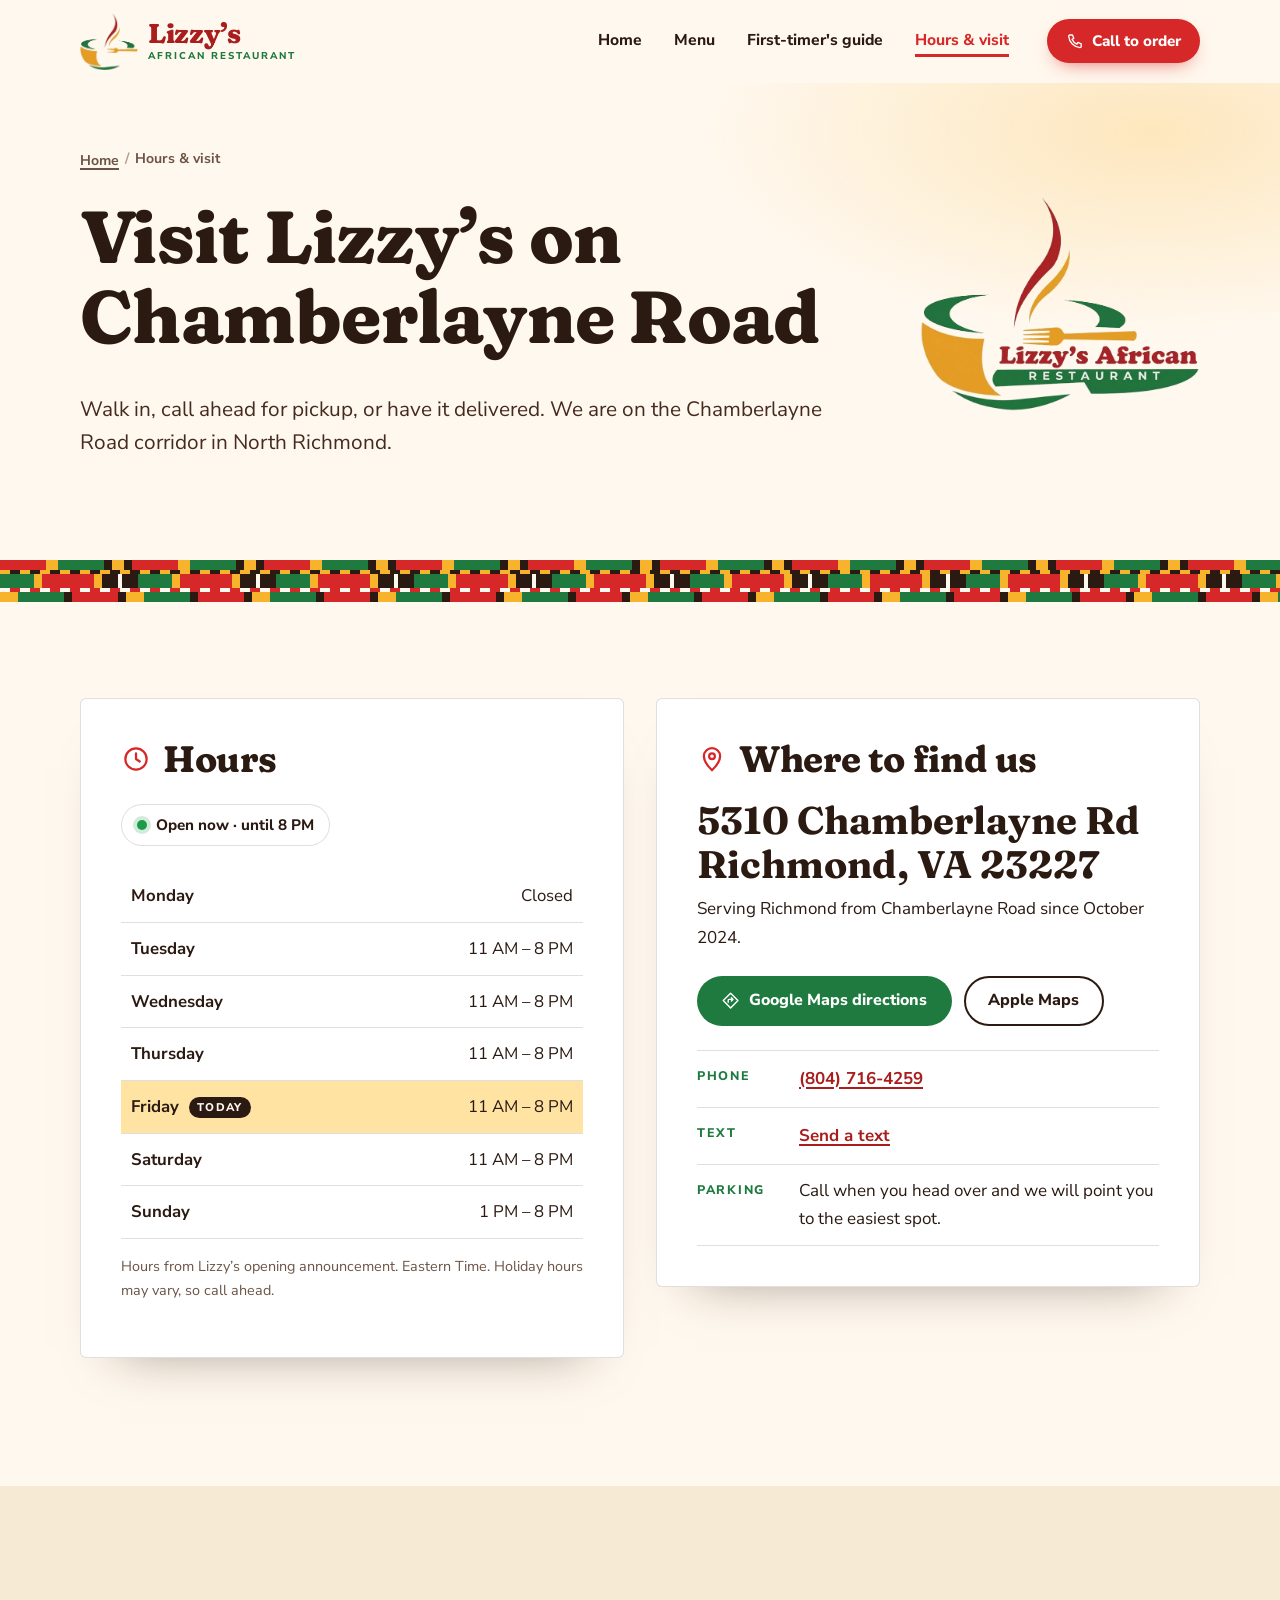
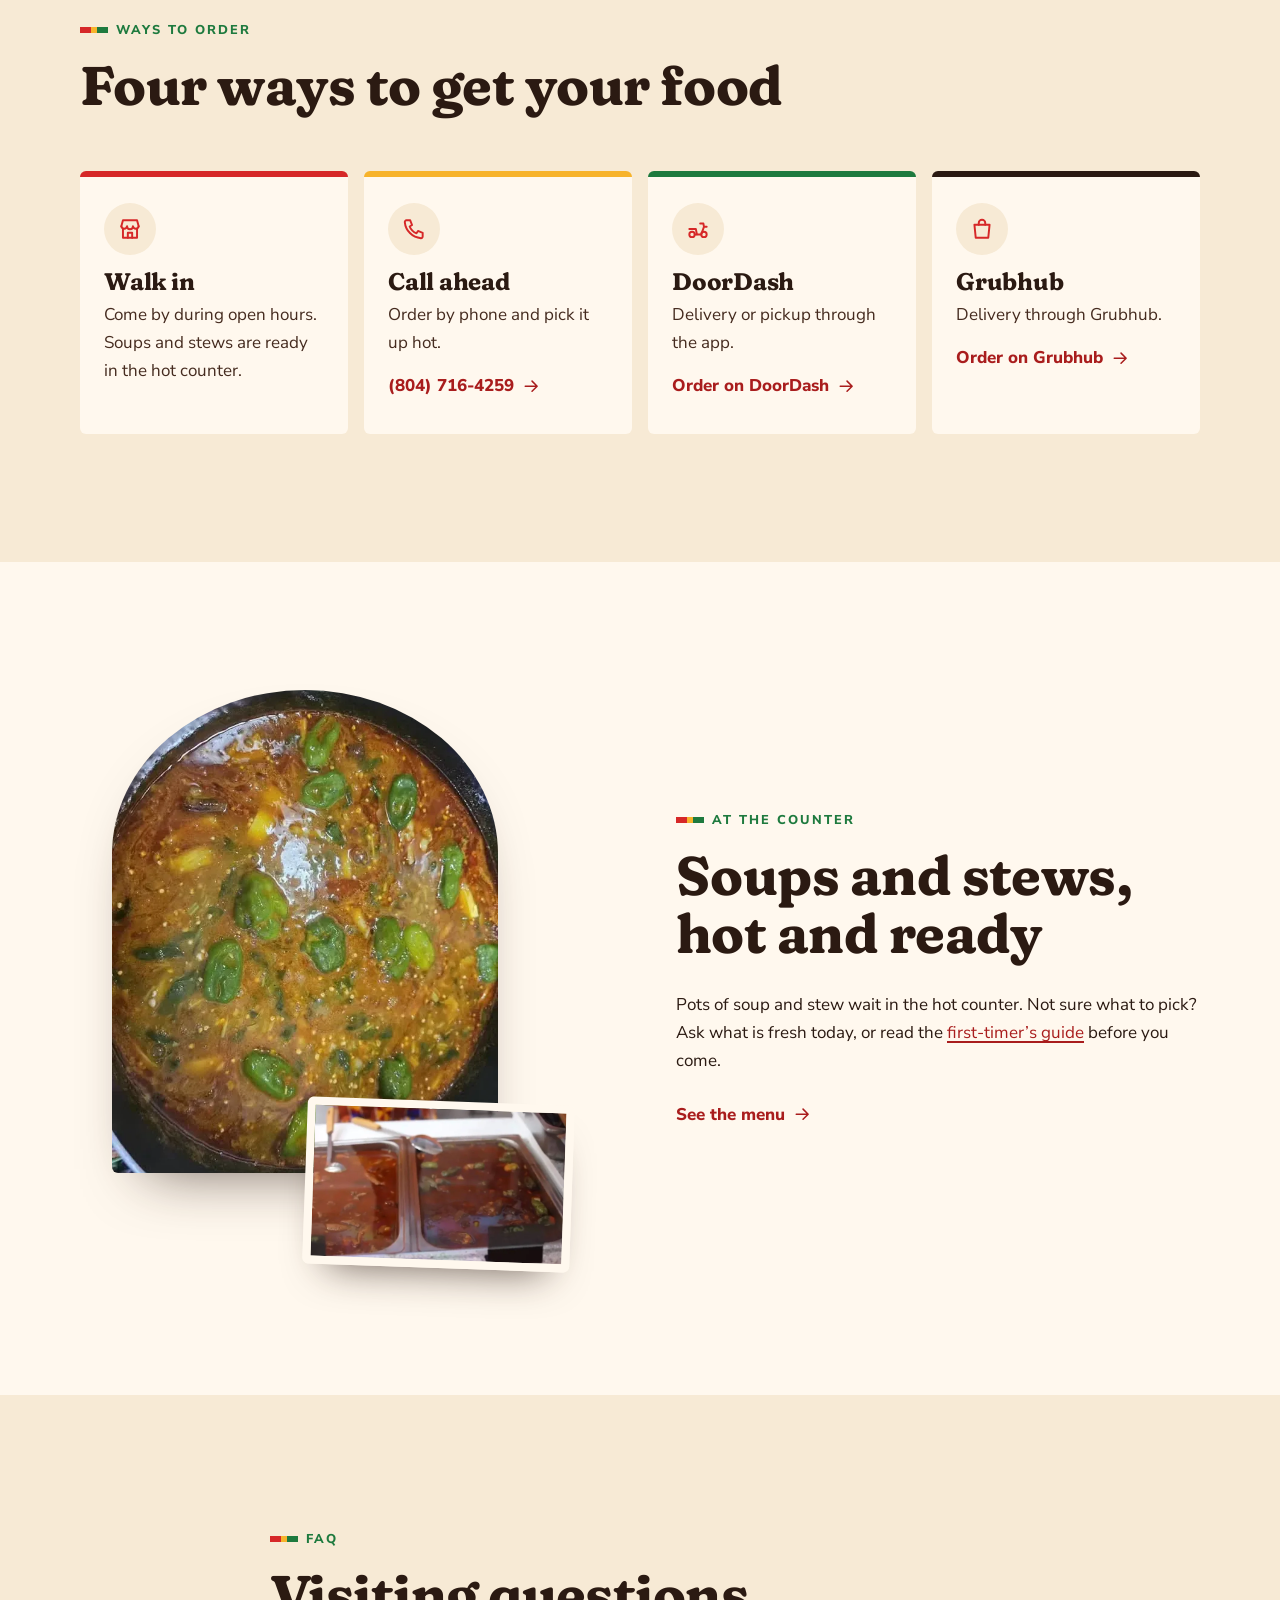
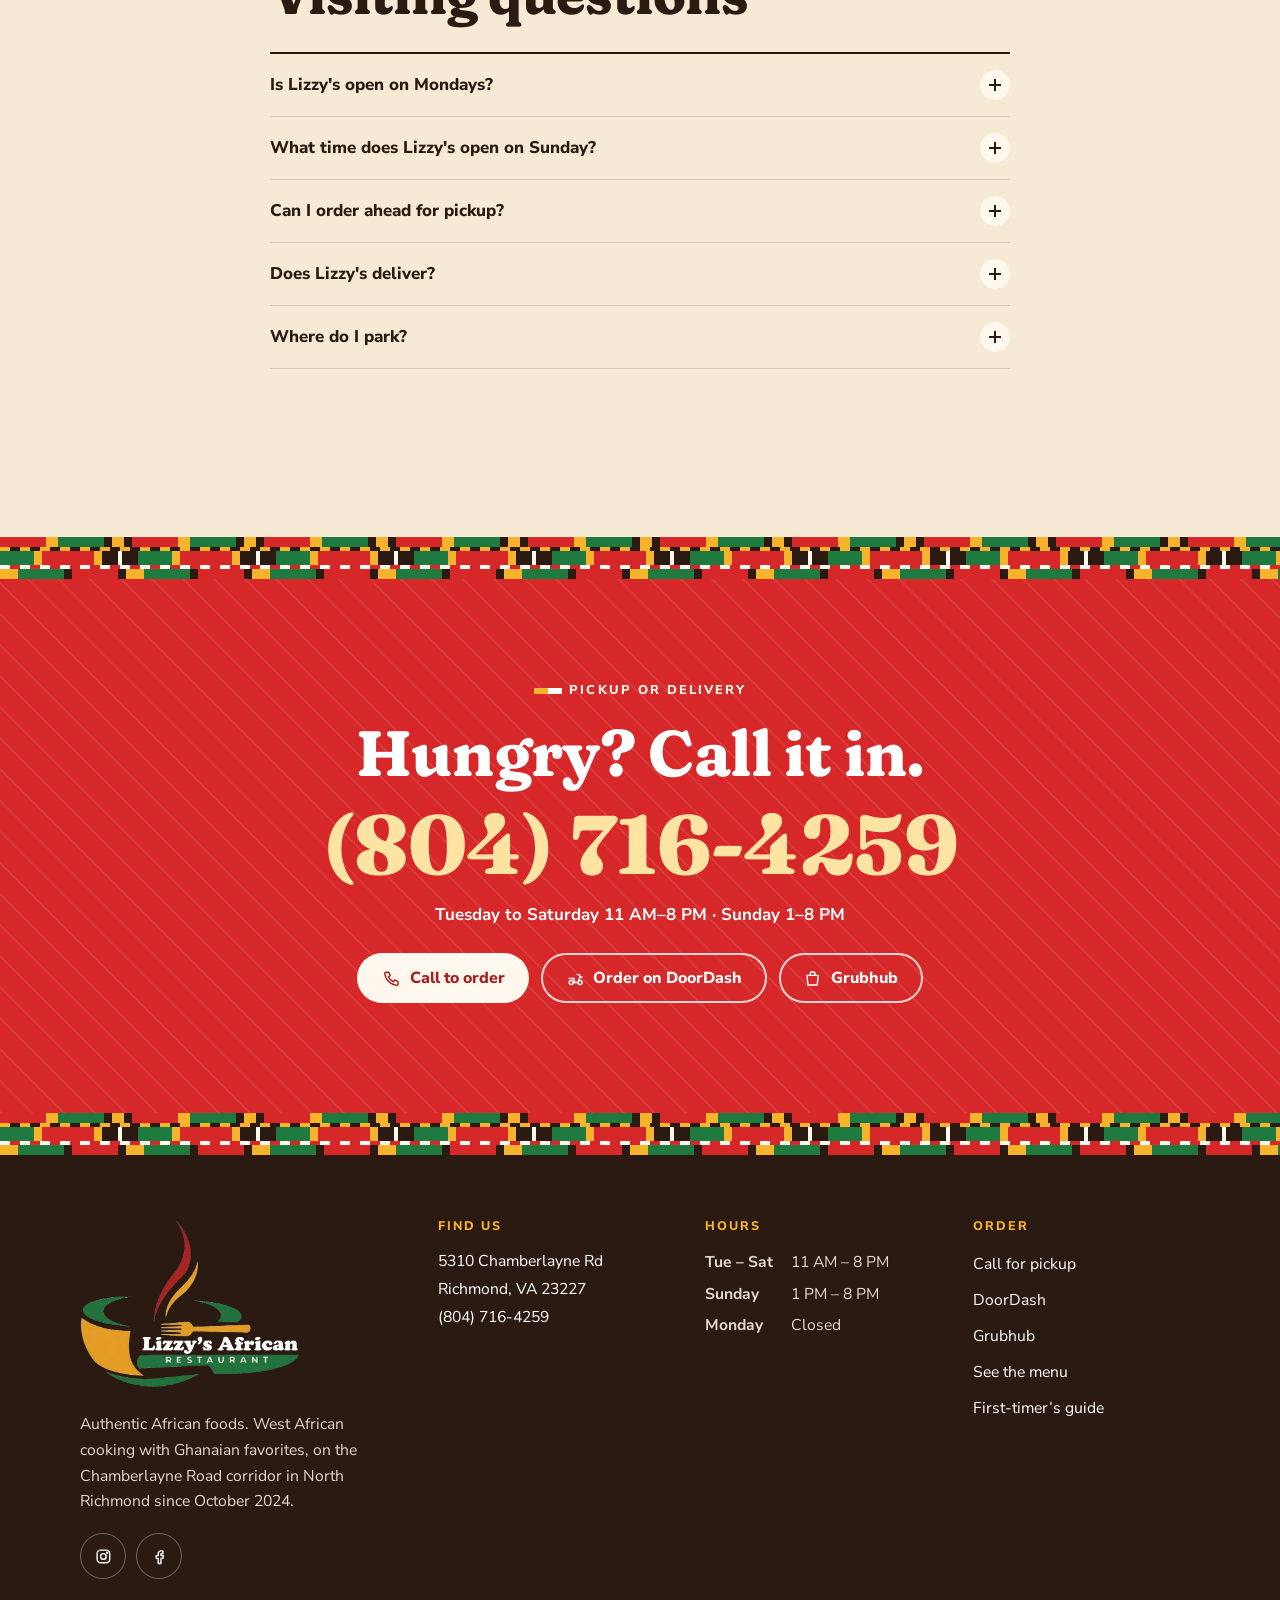
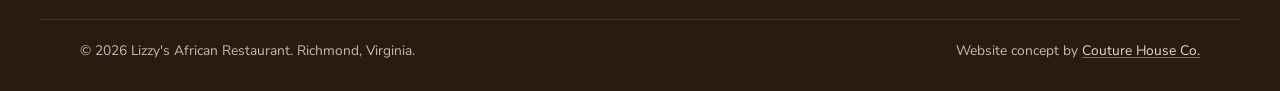
<file: visit.html>
<!DOCTYPE html>
<html lang="en">
<head>
<meta charset="utf-8">
<meta name="viewport" content="width=device-width, initial-scale=1, viewport-fit=cover">
<title>Hours & Directions | Lizzy's African, Richmond, VA</title>
<meta name="description" content="Lizzy's African Restaurant hours, address and ordering: 5310 Chamberlayne Rd, Richmond, VA 23227. Open Tue-Sat 11-8, Sun 1-8. Call (804) 716-4259.">
<link rel="canonical" href="https://lizzys-african-restaurant-website.netlify.app/visit.html">
<meta name="theme-color" content="#2B1A12">
<meta name="robots" content="index, follow, max-image-preview:large">
<meta property="og:type" content="restaurant.restaurant">
<meta property="og:site_name" content="Lizzy's African Restaurant">
<meta property="og:title" content="Hours & Directions | Lizzy's African, Richmond, VA">
<meta property="og:description" content="Lizzy's African Restaurant hours, address and ordering: 5310 Chamberlayne Rd, Richmond, VA 23227. Open Tue-Sat 11-8, Sun 1-8. Call (804) 716-4259.">
<meta property="og:url" content="https://lizzys-african-restaurant-website.netlify.app/visit.html">
<meta property="og:image" content="https://lizzys-african-restaurant-website.netlify.app/assets/img/share.jpg">
<meta property="og:image:width" content="1200">
<meta property="og:image:height" content="630">
<meta property="og:image:alt" content="Lizzy's African Restaurant: boiled yam, fish in pepper stew, avocado and eggs, with the restaurant name">
<meta property="og:locale" content="en_US">
<meta name="twitter:card" content="summary_large_image">
<meta name="twitter:title" content="Hours & Directions | Lizzy's African, Richmond, VA">
<meta name="twitter:description" content="Lizzy's African Restaurant hours, address and ordering: 5310 Chamberlayne Rd, Richmond, VA 23227. Open Tue-Sat 11-8, Sun 1-8. Call (804) 716-4259.">
<meta name="twitter:image" content="https://lizzys-african-restaurant-website.netlify.app/assets/img/share.jpg">
<meta name="geo.region" content="US-VA">
<meta name="geo.placename" content="Richmond">
<link rel="icon" href="assets/img/favicon.svg" type="image/svg+xml">
<link rel="icon" href="assets/img/favicon-32.png" sizes="32x32" type="image/png">
<link rel="apple-touch-icon" href="assets/img/apple-touch-icon.png">
<link rel="manifest" href="site.webmanifest">
<link rel="preload" href="assets/fonts/fraunces-latin-soft-normal.woff2" as="font" type="font/woff2" crossorigin>
<link rel="preload" href="assets/fonts/nunito-sans-latin-wght-normal.woff2" as="font" type="font/woff2" crossorigin>
<link rel="stylesheet" href="assets/css/fonts.css?v=20260930b">
<link rel="stylesheet" href="assets/css/site.css?v=20260930b">
<script>document.documentElement.classList.add('js')</script>
<script src="assets/js/site.js" defer></script>
<script type="application/ld+json">{"@context":"https://schema.org","@type":"Restaurant","@id":"https://lizzys-african-restaurant-website.netlify.app/#restaurant","name":"Lizzy's African Restaurant","alternateName":"Lizzy's","description":"Authentic African foods on Chamberlayne Road in Richmond, VA: West African cooking with Ghanaian favorites such as jollof, waakye, fufu with egusi, banku with okro soup, light soup and spicy khebab. Black-owned. Call ahead for pickup or order delivery on DoorDash and Grubhub.","url":"https://lizzys-african-restaurant-website.netlify.app/","logo":"https://lizzys-african-restaurant-website.netlify.app/assets/img/lizzys-logo.png","image":["https://lizzys-african-restaurant-website.netlify.app/assets/img/share.jpg","https://lizzys-african-restaurant-website.netlify.app/assets/img/boiled-yam-fish-stew-avocado-eggs.webp","https://lizzys-african-restaurant-website.netlify.app/assets/img/jollof-rice-beef-vegetables.webp"],"telephone":"+1-804-716-4259","address":{"@type":"PostalAddress","streetAddress":"5310 Chamberlayne Rd","addressLocality":"Richmond","addressRegion":"VA","postalCode":"23227","addressCountry":"US"},"servesCuisine":["West African","Ghanaian","African"],"priceRange":"$$","openingHoursSpecification":[{"@type":"OpeningHoursSpecification","dayOfWeek":["Tuesday","Wednesday","Thursday","Friday","Saturday"],"opens":"11:00","closes":"20:00"},{"@type":"OpeningHoursSpecification","dayOfWeek":"Sunday","opens":"13:00","closes":"20:00"}],"areaServed":[{"@type":"City","name":"Richmond, VA"},{"@type":"AdministrativeArea","name":"Henrico County, VA"}],"sameAs":["https://www.instagram.com/lizzys_african_restaurant/","https://www.facebook.com/p/Lizzys-African-Restaurant-61564175797078/","https://www.visitrichmondva.com/listing/lizzy%E2%80%99s-african-restaurant/15921/","https://www.eatokra.com/businesses/lizzy-s-african-restaurant"],"hasMenu":"https://lizzys-african-restaurant-website.netlify.app/menu.html","potentialAction":{"@type":"OrderAction","target":[{"@type":"EntryPoint","urlTemplate":"https://www.doordash.com/store/lizzy's-african-restaurant-richmond-32662293/","actionPlatform":["http://schema.org/DesktopWebPlatform","http://schema.org/MobileWebPlatform"]},{"@type":"EntryPoint","urlTemplate":"https://www.grubhub.com/restaurant/lizzys-african-restaurant-5310-chamberlayne-road-richmond/11192736","actionPlatform":["http://schema.org/DesktopWebPlatform","http://schema.org/MobileWebPlatform"]}]}}</script>
<script type="application/ld+json">{"@context":"https://schema.org","@type":"BreadcrumbList","itemListElement":[{"@type":"ListItem","position":1,"name":"Home","item":"https://lizzys-african-restaurant-website.netlify.app/"},{"@type":"ListItem","position":2,"name":"Hours & visit","item":"https://lizzys-african-restaurant-website.netlify.app/visit.html"}]}</script>
<script type="application/ld+json">{"@context":"https://schema.org","@type":"FAQPage","mainEntity":[{"@type":"Question","name":"Is Lizzy's open on Mondays?","acceptedAnswer":{"@type":"Answer","text":"No. Lizzy's is closed on Mondays and open Tuesday through Sunday."}},{"@type":"Question","name":"What time does Lizzy's open on Sunday?","acceptedAnswer":{"@type":"Answer","text":"Sunday hours are 1 PM to 8 PM."}},{"@type":"Question","name":"Can I order ahead for pickup?","acceptedAnswer":{"@type":"Answer","text":"Yes. Call (804) 716-4259 to order ahead, then pick up at 5310 Chamberlayne Rd."}},{"@type":"Question","name":"Does Lizzy's deliver?","acceptedAnswer":{"@type":"Answer","text":"Yes, through DoorDash and Grubhub. Delivery-app menus and prices can differ from in-store."}},{"@type":"Question","name":"Where do I park?","acceptedAnswer":{"@type":"Answer","text":"Call (804) 716-4259 when you head over and the team can point you to the easiest parking."}}]}</script>
</head><body>
<a class="skip" href="#main">Skip to main content</a>
<header class="site-header" data-header>
  <div class="wrap header-in">
    <a class="brand" href="index.html" aria-label="Lizzy's African Restaurant, home">
      <img class="mark" data-anim src="assets/img/lizzys-mark.webp" width="256" height="250" alt="" aria-hidden="true" decoding="async">
      <span class="brand-txt"><span class="brand-name">Lizzy&rsquo;s</span><span class="brand-sub">African Restaurant</span></span>
    </a>
    <nav class="nav" aria-label="Main">
      <ul class="nav-list" id="nav-list"><li><a href="index.html">Home</a></li><li><a href="menu.html">Menu</a></li><li><a href="guide.html">First-timer's guide</a></li><li><a href="visit.html" aria-current="page">Hours &amp; visit</a></li>
        <li class="nav-cta-m"><a class="btn btn-red" href="tel:+18047164259"><svg class="ic" viewBox="0 0 24 24" width="24" height="24" fill="none" stroke="currentColor" stroke-width="1.8" stroke-linecap="round" stroke-linejoin="round" aria-hidden="true" focusable="false"><path d="M5 4h3.5l1.7 4.3-2.2 1.4a11 11 0 0 0 6.3 6.3l1.4-2.2L20 15.5V19a1.5 1.5 0 0 1-1.6 1.5A16.5 16.5 0 0 1 3.5 5.6 1.5 1.5 0 0 1 5 4z"/></svg>Call (804) 716-4259</a></li>
      </ul>
    </nav>
    <a class="btn btn-red btn-sm header-call" href="tel:+18047164259"><svg class="ic" viewBox="0 0 24 24" width="24" height="24" fill="none" stroke="currentColor" stroke-width="1.8" stroke-linecap="round" stroke-linejoin="round" aria-hidden="true" focusable="false"><path d="M5 4h3.5l1.7 4.3-2.2 1.4a11 11 0 0 0 6.3 6.3l1.4-2.2L20 15.5V19a1.5 1.5 0 0 1-1.6 1.5A16.5 16.5 0 0 1 3.5 5.6 1.5 1.5 0 0 1 5 4z"/></svg><span>Call to order</span></a>
    <button class="nav-toggle" type="button" aria-expanded="false" aria-controls="nav-list" data-nav-toggle>
      <span class="sr-only" data-nav-label>Open menu</span><svg class="ic ic-open" viewBox="0 0 24 24" width="24" height="24" fill="none" stroke="currentColor" stroke-width="1.8" stroke-linecap="round" stroke-linejoin="round" aria-hidden="true" focusable="false"><path d="M4 7h16M4 12h16M4 17h16"/></svg><svg class="ic ic-close" viewBox="0 0 24 24" width="24" height="24" fill="none" stroke="currentColor" stroke-width="1.8" stroke-linecap="round" stroke-linejoin="round" aria-hidden="true" focusable="false"><path d="M6 6l12 12M18 6 6 18"/></svg>
    </button>
  </div>
</header><main id="main">
<section class="page-hero visit-hero" aria-labelledby="visit-h">
  <div class="wrap">
    <nav class="crumbs" aria-label="Breadcrumb"><ol><li><a href="index.html">Home</a></li><li aria-current="page">Hours &amp; visit</li></ol></nav>
    <h1 id="visit-h">Visit Lizzy&rsquo;s on Chamberlayne Road</h1>
    <p class="lede">Walk in, call ahead for pickup, or have it delivered. We are on the Chamberlayne Road corridor in North Richmond.</p>
    <img class="mark ph-mark" data-anim src="assets/img/lizzys-logo.webp" width="720" height="549" alt="" aria-hidden="true" loading="lazy" decoding="async">
  </div>
</section>
<div class="kente kente-weave" aria-hidden="true"><span></span><span></span><span></span><span></span><span></span></div>
<section class="section visit-main" aria-label="Hours and location">
  <div class="wrap visit-grid">
    <div class="card hours-card reveal">
      <h2><svg class="ic" viewBox="0 0 24 24" width="24" height="24" fill="none" stroke="currentColor" stroke-width="1.8" stroke-linecap="round" stroke-linejoin="round" aria-hidden="true" focusable="false"><circle cx="12" cy="12" r="8.5"/><path d="M12 7.5V12l3 2"/></svg>Hours</h2>
      <p class="status status-card" data-open-status aria-live="polite"><span class="dot" aria-hidden="true"></span><span data-status-text>Open Tue&ndash;Sat 11 AM&ndash;8 PM &middot; Sun 1&ndash;8 PM</span></p>
      <table class="hours" data-hours><caption class="sr-only">Opening hours, Eastern Time</caption><tbody><tr data-day="Monday"><th scope="row">Monday</th><td>Closed</td></tr><tr data-day="Tuesday"><th scope="row">Tuesday</th><td>11 AM &ndash; 8 PM</td></tr><tr data-day="Wednesday"><th scope="row">Wednesday</th><td>11 AM &ndash; 8 PM</td></tr><tr data-day="Thursday"><th scope="row">Thursday</th><td>11 AM &ndash; 8 PM</td></tr><tr data-day="Friday"><th scope="row">Friday</th><td>11 AM &ndash; 8 PM</td></tr><tr data-day="Saturday"><th scope="row">Saturday</th><td>11 AM &ndash; 8 PM</td></tr><tr data-day="Sunday"><th scope="row">Sunday</th><td>1 PM &ndash; 8 PM</td></tr></tbody></table>
      <p class="small muted">Hours from Lizzy&rsquo;s opening announcement. Eastern Time. Holiday hours may vary, so call ahead.</p>
    </div>
    <div class="card where-card reveal">
      <h2><svg class="ic" viewBox="0 0 24 24" width="24" height="24" fill="none" stroke="currentColor" stroke-width="1.8" stroke-linecap="round" stroke-linejoin="round" aria-hidden="true" focusable="false"><path d="M12 21s-6.5-6.2-6.5-11.2a6.5 6.5 0 0 1 13 0C18.5 14.8 12 21 12 21z"/><circle cx="12" cy="9.8" r="2.3"/></svg>Where to find us</h2>
      <address class="big-addr"><span>5310 Chamberlayne Rd</span><span>Richmond, VA 23227</span></address>
      <p>Serving Richmond from Chamberlayne Road since October 2024.</p>
      <div class="cta-row">
        <a class="btn btn-green" href="https://www.google.com/maps/dir/?api=1&destination=5310+Chamberlayne+Rd%2C+Richmond%2C+VA+23227" rel="noopener" target="_blank"><svg class="ic" viewBox="0 0 24 24" width="24" height="24" fill="none" stroke="currentColor" stroke-width="1.8" stroke-linecap="round" stroke-linejoin="round" aria-hidden="true" focusable="false"><path d="M12 2.8 21.2 12 12 21.2 2.8 12z"/><path d="M9 14v-2.5a1 1 0 0 1 1-1h4.5M13 8.5l2 2-2 2"/></svg>Google Maps directions</a>
        <a class="btn btn-line" href="https://maps.apple.com/?daddr=5310+Chamberlayne+Rd,+Richmond,+VA+23227" rel="noopener" target="_blank">Apple Maps</a>
      </div>
      <dl class="mini-facts">
        <div><dt>Phone</dt><dd><a href="tel:+18047164259">(804) 716-4259</a></dd></div>
        <div><dt>Text</dt><dd><a href="sms:+18047164259">Send a text</a></dd></div>
        <div><dt>Parking</dt><dd>Call when you head over and we will point you to the easiest spot.</dd></div>
      </dl>
    </div>
  </div>
</section>

<section class="section ways" aria-labelledby="ways-h">
  <div class="wrap">
    <div class="sec-head reveal">
      <p class="eyebrow">Ways to order</p>
      <h2 id="ways-h">Four ways to get your food</h2>
    </div>
    <ol class="ways-list">
      <li class="reveal"><span class="w-ic"><svg class="ic" viewBox="0 0 24 24" width="24" height="24" fill="none" stroke="currentColor" stroke-width="1.8" stroke-linecap="round" stroke-linejoin="round" aria-hidden="true" focusable="false"><path d="M4 9.5 5.5 4h13L20 9.5"/><path d="M4 9.5a2.7 2.7 0 0 0 5.3 0 2.7 2.7 0 0 0 5.4 0 2.7 2.7 0 0 0 5.3 0"/><path d="M5.5 12v8h13v-8"/><path d="M10 20v-4.5h4V20"/></svg></span><h3>Walk in</h3><p>Come by during open hours. Soups and stews are ready in the hot counter.</p></li>
      <li class="reveal"><span class="w-ic"><svg class="ic" viewBox="0 0 24 24" width="24" height="24" fill="none" stroke="currentColor" stroke-width="1.8" stroke-linecap="round" stroke-linejoin="round" aria-hidden="true" focusable="false"><path d="M5 4h3.5l1.7 4.3-2.2 1.4a11 11 0 0 0 6.3 6.3l1.4-2.2L20 15.5V19a1.5 1.5 0 0 1-1.6 1.5A16.5 16.5 0 0 1 3.5 5.6 1.5 1.5 0 0 1 5 4z"/></svg></span><h3>Call ahead</h3><p>Order by phone and pick it up hot.</p><a class="link-arrow" href="tel:+18047164259">(804) 716-4259<svg class="ic" viewBox="0 0 24 24" width="24" height="24" fill="none" stroke="currentColor" stroke-width="1.8" stroke-linecap="round" stroke-linejoin="round" aria-hidden="true" focusable="false"><path d="M5 12h14M13 6l6 6-6 6"/></svg></a></li>
      <li class="reveal"><span class="w-ic"><svg class="ic" viewBox="0 0 24 24" width="24" height="24" fill="none" stroke="currentColor" stroke-width="1.8" stroke-linecap="round" stroke-linejoin="round" aria-hidden="true" focusable="false"><circle cx="6.5" cy="17" r="2.5"/><circle cx="17.5" cy="17" r="2.5"/><path d="M9 17h6l2.5-7H20M14 7h3l.5 3"/><path d="M4 12h6l1 5"/></svg></span><h3>DoorDash</h3><p>Delivery or pickup through the app.</p><a class="link-arrow" href="https://www.doordash.com/store/lizzy's-african-restaurant-richmond-32662293/" rel="noopener" target="_blank">Order on DoorDash<svg class="ic" viewBox="0 0 24 24" width="24" height="24" fill="none" stroke="currentColor" stroke-width="1.8" stroke-linecap="round" stroke-linejoin="round" aria-hidden="true" focusable="false"><path d="M5 12h14M13 6l6 6-6 6"/></svg></a></li>
      <li class="reveal"><span class="w-ic"><svg class="ic" viewBox="0 0 24 24" width="24" height="24" fill="none" stroke="currentColor" stroke-width="1.8" stroke-linecap="round" stroke-linejoin="round" aria-hidden="true" focusable="false"><path d="M5 8h14l-1.2 12H6.2z"/><path d="M9 8V6.5a3 3 0 0 1 6 0V8"/></svg></span><h3>Grubhub</h3><p>Delivery through Grubhub.</p><a class="link-arrow" href="https://www.grubhub.com/restaurant/lizzys-african-restaurant-5310-chamberlayne-road-richmond/11192736" rel="noopener" target="_blank">Order on Grubhub<svg class="ic" viewBox="0 0 24 24" width="24" height="24" fill="none" stroke="currentColor" stroke-width="1.8" stroke-linecap="round" stroke-linejoin="round" aria-hidden="true" focusable="false"><path d="M5 12h14M13 6l6 6-6 6"/></svg></a></li>
    </ol>
  </div>
</section>

<section class="section counter" aria-labelledby="counter-h">
  <div class="wrap counter-grid">
    <div class="counter-art reveal">
      <figure class="counter-img steam-host"><img src="assets/img/soup-pot-simmering.webp" alt="A big pot of soup simmering in the Lizzy&rsquo;s kitchen" width="640" height="852" loading="lazy" decoding="async"><svg class="steam" viewBox="0 0 120 140" aria-hidden="true" focusable="false">
<path d="M34 130c-14-18 14-30 0-50s12-32 2-52"/><path d="M60 134c-14-20 16-32 0-54s14-34 2-56"/><path d="M86 130c-14-18 14-30 0-50s12-32 2-52"/></svg></figure>
      <figure class="counter-inset"><img src="assets/img/hot-counter-soup-stew-trays.webp" srcset="assets/img/hot-counter-soup-stew-trays-800.webp 800w, assets/img/hot-counter-soup-stew-trays.webp 1125w" sizes="(min-width: 960px) 280px, 50vw" alt="Steam trays of soup and stew at the Lizzy&rsquo;s counter" width="1125" height="620" loading="lazy" decoding="async"></figure>
    </div>
    <div class="reveal">
      <p class="eyebrow">At the counter</p>
      <h2 id="counter-h">Soups and stews, hot and ready</h2>
      <p>Pots of soup and stew wait in the hot counter. Not sure what to pick? Ask what is fresh today, or read the <a href="guide.html">first-timer&rsquo;s guide</a> before you come.</p>
      <p><a class="link-arrow" href="menu.html">See the menu<svg class="ic" viewBox="0 0 24 24" width="24" height="24" fill="none" stroke="currentColor" stroke-width="1.8" stroke-linecap="round" stroke-linejoin="round" aria-hidden="true" focusable="false"><path d="M5 12h14M13 6l6 6-6 6"/></svg></a></p>
    </div>
  </div>
</section>

<section class="section guide-faq" aria-labelledby="vfaq-h">
  <div class="wrap narrow reveal">
    <p class="eyebrow">FAQ</p>
    <h2 id="vfaq-h">Visiting questions</h2>
    <div class="faq"><details class="faq-item"><summary><h3 id="vq-0">Is Lizzy's open on Mondays?</h3><span class="faq-plus" aria-hidden="true"></span></summary><div class="faq-a"><p>No. Lizzy's is closed on Mondays and open Tuesday through Sunday.</p></div></details><details class="faq-item"><summary><h3 id="vq-1">What time does Lizzy's open on Sunday?</h3><span class="faq-plus" aria-hidden="true"></span></summary><div class="faq-a"><p>Sunday hours are 1 PM to 8 PM.</p></div></details><details class="faq-item"><summary><h3 id="vq-2">Can I order ahead for pickup?</h3><span class="faq-plus" aria-hidden="true"></span></summary><div class="faq-a"><p>Yes. Call (804) 716-4259 to order ahead, then pick up at 5310 Chamberlayne Rd.</p></div></details><details class="faq-item"><summary><h3 id="vq-3">Does Lizzy's deliver?</h3><span class="faq-plus" aria-hidden="true"></span></summary><div class="faq-a"><p>Yes, through DoorDash and Grubhub. Delivery-app menus and prices can differ from in-store.</p></div></details><details class="faq-item"><summary><h3 id="vq-4">Where do I park?</h3><span class="faq-plus" aria-hidden="true"></span></summary><div class="faq-a"><p>Call (804) 716-4259 when you head over and the team can point you to the easiest parking.</p></div></details></div>
  </div>
</section>
<section class="order-band" aria-labelledby="order-h">
  <div class="kente kente-top" aria-hidden="true"><span></span><span></span><span></span><span></span><span></span></div>
  <div class="wrap order-in reveal">
    <p class="eyebrow eyebrow-light">Pickup or delivery</p>
    <h2 id="order-h">Hungry? Call it in.</h2>
    <a class="order-phone" href="tel:+18047164259">(804) 716-4259</a>
    <p class="order-sub">Tuesday to Saturday 11 AM&ndash;8 PM &middot; Sunday 1&ndash;8 PM</p>
    <div class="cta-row cta-center">
      <a class="btn btn-cream" href="tel:+18047164259"><svg class="ic" viewBox="0 0 24 24" width="24" height="24" fill="none" stroke="currentColor" stroke-width="1.8" stroke-linecap="round" stroke-linejoin="round" aria-hidden="true" focusable="false"><path d="M5 4h3.5l1.7 4.3-2.2 1.4a11 11 0 0 0 6.3 6.3l1.4-2.2L20 15.5V19a1.5 1.5 0 0 1-1.6 1.5A16.5 16.5 0 0 1 3.5 5.6 1.5 1.5 0 0 1 5 4z"/></svg>Call to order</a>
      <a class="btn btn-outline-light" href="https://www.doordash.com/store/lizzy's-african-restaurant-richmond-32662293/" rel="noopener" target="_blank"><svg class="ic" viewBox="0 0 24 24" width="24" height="24" fill="none" stroke="currentColor" stroke-width="1.8" stroke-linecap="round" stroke-linejoin="round" aria-hidden="true" focusable="false"><circle cx="6.5" cy="17" r="2.5"/><circle cx="17.5" cy="17" r="2.5"/><path d="M9 17h6l2.5-7H20M14 7h3l.5 3"/><path d="M4 12h6l1 5"/></svg>Order on DoorDash</a>
      <a class="btn btn-outline-light" href="https://www.grubhub.com/restaurant/lizzys-african-restaurant-5310-chamberlayne-road-richmond/11192736" rel="noopener" target="_blank"><svg class="ic" viewBox="0 0 24 24" width="24" height="24" fill="none" stroke="currentColor" stroke-width="1.8" stroke-linecap="round" stroke-linejoin="round" aria-hidden="true" focusable="false"><path d="M5 8h14l-1.2 12H6.2z"/><path d="M9 8V6.5a3 3 0 0 1 6 0V8"/></svg>Grubhub</a>
    </div>
  </div>
</section>
</main>
<footer class="site-footer">
  <div class="kente kente-foot" aria-hidden="true"><span></span><span></span><span></span><span></span><span></span></div>
  <div class="wrap foot-grid">
    <div class="foot-brand">
      <a class="brand brand-foot" href="index.html" aria-label="Lizzy's African Restaurant, home"><img class="foot-logo" src="assets/img/lizzys-logo-reverse.webp" width="720" height="549" alt="Lizzy&rsquo;s African Restaurant" loading="lazy" decoding="async"></a>
      <p class="foot-tag">Authentic African foods. West African cooking with Ghanaian favorites, on the Chamberlayne Road corridor in North Richmond since October 2024.</p>
      <ul class="social" aria-label="Lizzy's online">
        <li><a href="https://www.instagram.com/lizzys_african_restaurant/" rel="noopener" target="_blank" aria-label="Instagram (opens in a new tab)"><svg class="ic" viewBox="0 0 24 24" width="24" height="24" fill="none" stroke="currentColor" stroke-width="1.8" stroke-linecap="round" stroke-linejoin="round" aria-hidden="true" focusable="false"><rect x="4" y="4" width="16" height="16" rx="4.5"/><circle cx="12" cy="12" r="3.6"/><circle cx="16.8" cy="7.2" r=".6" fill="currentColor"/></svg></a></li>
        <li><a href="https://www.facebook.com/p/Lizzys-African-Restaurant-61564175797078/" rel="noopener" target="_blank" aria-label="Facebook (opens in a new tab)"><svg class="ic" viewBox="0 0 24 24" width="24" height="24" fill="none" stroke="currentColor" stroke-width="1.8" stroke-linecap="round" stroke-linejoin="round" aria-hidden="true" focusable="false"><path d="M14 8.5h2.5V5H14a3.5 3.5 0 0 0-3.5 3.5V11H8v3.5h2.5V21H14v-6.5h2.5L17 11h-3V9a.5.5 0 0 1 .5-.5z"/></svg></a></li>
      </ul>
    </div>
    <div>
      <h2 class="foot-h">Find us</h2>
      <address class="foot-addr">
        <a href="https://www.google.com/maps/search/?api=1&query=Lizzy%27s+African+Restaurant+5310+Chamberlayne+Rd+Richmond+VA+23227" rel="noopener" target="_blank">5310 Chamberlayne Rd<br>Richmond, VA 23227</a><br>
        <a href="tel:+18047164259">(804) 716-4259</a>
      </address>
    </div>
    <div>
      <h2 class="foot-h">Hours</h2>
      <table class="foot-hours"><tbody>
        <tr><th scope="row">Tue &ndash; Sat</th><td>11 AM &ndash; 8 PM</td></tr>
        <tr><th scope="row">Sunday</th><td>1 PM &ndash; 8 PM</td></tr>
        <tr><th scope="row">Monday</th><td>Closed</td></tr>
      </tbody></table>
    </div>
    <div>
      <h2 class="foot-h">Order</h2>
      <ul class="foot-links">
        <li><a href="tel:+18047164259">Call for pickup</a></li>
        <li><a href="https://www.doordash.com/store/lizzy's-african-restaurant-richmond-32662293/" rel="noopener" target="_blank">DoorDash</a></li>
        <li><a href="https://www.grubhub.com/restaurant/lizzys-african-restaurant-5310-chamberlayne-road-richmond/11192736" rel="noopener" target="_blank">Grubhub</a></li>
        <li><a href="menu.html">See the menu</a></li>
        <li><a href="guide.html">First-timer&rsquo;s guide</a></li>
      </ul>
    </div>
  </div>
  <div class="wrap foot-base">
    <p>&copy; <span data-year>2026</span> Lizzy's African Restaurant. Richmond, Virginia.</p>
    <p class="credit">Website concept by <a href="https://couturehouse.co" rel="noopener" target="_blank">Couture House Co.</a></p>
  </div>
</footer>
<div class="mbar" aria-label="Quick order">
  <a class="mbar-call" href="tel:+18047164259"><svg class="ic" viewBox="0 0 24 24" width="24" height="24" fill="none" stroke="currentColor" stroke-width="1.8" stroke-linecap="round" stroke-linejoin="round" aria-hidden="true" focusable="false"><path d="M5 4h3.5l1.7 4.3-2.2 1.4a11 11 0 0 0 6.3 6.3l1.4-2.2L20 15.5V19a1.5 1.5 0 0 1-1.6 1.5A16.5 16.5 0 0 1 3.5 5.6 1.5 1.5 0 0 1 5 4z"/></svg><span>Call to order</span></a>
  <a class="mbar-dd" href="https://www.doordash.com/store/lizzy's-african-restaurant-richmond-32662293/" rel="noopener" target="_blank"><svg class="ic" viewBox="0 0 24 24" width="24" height="24" fill="none" stroke="currentColor" stroke-width="1.8" stroke-linecap="round" stroke-linejoin="round" aria-hidden="true" focusable="false"><circle cx="6.5" cy="17" r="2.5"/><circle cx="17.5" cy="17" r="2.5"/><path d="M9 17h6l2.5-7H20M14 7h3l.5 3"/><path d="M4 12h6l1 5"/></svg><span>DoorDash</span></a>
</div>
</body>
</html>
</file>
<file: assets/css/fonts.css>
/* Self-hosted fonts (Fontsource, SIL Open Font License). Latin subset only. */
@font-face {
  font-family: 'Fraunces';
  font-style: normal;
  font-display: swap;
  font-weight: 100 900;
  src: url(../fonts/fraunces-latin-soft-normal.woff2) format('woff2-variations'), url(../fonts/fraunces-latin-soft-normal.woff2) format('woff2');
  unicode-range: U+0000-00FF, U+0131, U+0152-0153, U+02BB-02BC, U+02C6, U+02DA, U+02DC, U+0304, U+0308, U+0329, U+2000-206F, U+20AC, U+2122, U+2191, U+2193, U+2212, U+2215, U+FEFF, U+FFFD;
}
@font-face {
  font-family: 'Fraunces';
  font-style: italic;
  font-display: swap;
  font-weight: 100 900;
  src: url(../fonts/fraunces-latin-soft-italic.woff2) format('woff2-variations'), url(../fonts/fraunces-latin-soft-italic.woff2) format('woff2');
  unicode-range: U+0000-00FF, U+0131, U+0152-0153, U+02BB-02BC, U+02C6, U+02DA, U+02DC, U+0304, U+0308, U+0329, U+2000-206F, U+20AC, U+2122, U+2191, U+2193, U+2212, U+2215, U+FEFF, U+FFFD;
}
@font-face {
  font-family: 'Nunito Sans';
  font-style: normal;
  font-display: swap;
  font-weight: 200 1000;
  src: url(../fonts/nunito-sans-latin-wght-normal.woff2) format('woff2-variations'), url(../fonts/nunito-sans-latin-wght-normal.woff2) format('woff2');
  unicode-range: U+0000-00FF, U+0131, U+0152-0153, U+02BB-02BC, U+02C6, U+02DA, U+02DC, U+0304, U+0308, U+0329, U+2000-206F, U+20AC, U+2122, U+2191, U+2193, U+2212, U+2215, U+FEFF, U+FFFD;
}
@font-face {
  font-family: 'Nunito Sans';
  font-style: italic;
  font-display: swap;
  font-weight: 200 1000;
  src: url(../fonts/nunito-sans-latin-wght-italic.woff2) format('woff2-variations'), url(../fonts/nunito-sans-latin-wght-italic.woff2) format('woff2');
  unicode-range: U+0000-00FF, U+0131, U+0152-0153, U+02BB-02BC, U+02C6, U+02DA, U+02DC, U+0304, U+0308, U+0329, U+2000-206F, U+20AC, U+2122, U+2191, U+2193, U+2212, U+2215, U+FEFF, U+FFFD;
}
</file>
<file: assets/css/site.css>
/* Lizzy's African Restaurant — "Kente & Flame"
   Palette from the logo. Mobile-first. */
:root {
  --red: #D62828;
  --red-dk: #A91D1D;
  --yellow: #F7B32B;
  --yellow-lt: #FFE3A3;
  --green: #1E7A3E;
  --green-dk: #135A2C;
  --cream: #FFF8EE;
  --cream-2: #F7EAD5;
  --cream-3: #EFDCBE;
  --cocoa: #2B1A12;
  --cocoa-2: #452B1F;
  --muted: #6B5446;
  --line: rgba(43, 26, 18, .14);
  --display: 'Fraunces', 'Iowan Old Style', 'Palatino Linotype', Palatino, Georgia, serif;
  --body: 'Nunito Sans', 'Segoe UI', system-ui, -apple-system, Roboto, Helvetica, Arial, sans-serif;
  --wrap: 1200px;
  --gutter: clamp(18px, 5vw, 40px);
  --header-h: 68px;
  --ease: cubic-bezier(.2, .8, .2, 1);
  --radius: 6px;
  color-scheme: light;
}

*, *::before, *::after { box-sizing: border-box; }
html { -webkit-text-size-adjust: 100%; text-size-adjust: 100%; scroll-padding-top: calc(var(--header-h) + 16px); }
@media (prefers-reduced-motion: no-preference) { html { scroll-behavior: smooth; } }
body {
  margin: 0;
  background: var(--cream);
  color: var(--cocoa);
  font-family: var(--body);
  font-size: 1.0625rem;
  line-height: 1.65;
  font-optical-sizing: auto;
  overflow-x: hidden;
}
@supports (overflow: clip) { body { overflow-x: clip; } }

/* ---------- scrollbars (Kente & Flame — cream track, cocoa thumb) ---------- */
html {
  scrollbar-width: thin;
  scrollbar-color: var(--cocoa-2) var(--cream-2);
}
::-webkit-scrollbar {
  width: 11px;
  height: 11px;
}
::-webkit-scrollbar-track {
  background: var(--cream-2);
  border-left: 1px solid var(--line);
}
::-webkit-scrollbar-thumb {
  background: var(--cocoa-2);
  border-radius: var(--radius);
  border: 2px solid var(--cream-2);
  min-height: 48px;
}
::-webkit-scrollbar-thumb:hover {
  background: linear-gradient(180deg, var(--red) 0%, var(--yellow) 45%, var(--green) 100%);
}
::-webkit-scrollbar-corner {
  background: var(--cream-2);
}

img, svg { display: block; max-width: 100%; }
img { height: auto; }
a { color: var(--red-dk); text-underline-offset: .18em; text-decoration-thickness: 1.5px; }
a:hover { color: var(--red); }
h1, h2, h3 { font-family: var(--display); font-weight: 700; line-height: 1.08; margin: 0 0 .5em; letter-spacing: -.01em; font-variation-settings: 'SOFT' 100; }
h1 { font-size: clamp(2.5rem, 9vw, 5.25rem); font-weight: 750; }
h2 { font-size: clamp(2rem, 6vw, 3.4rem); }
h3 { font-size: 1.3rem; }
p { margin: 0 0 1em; }
em { font-style: italic; }
ul, ol { padding: 0; margin: 0; list-style: none; }
address { font-style: normal; }
table { border-collapse: collapse; }
:focus-visible { outline: 3px solid var(--red); outline-offset: 3px; border-radius: 2px; }
.sr-only { position: absolute; width: 1px; height: 1px; padding: 0; margin: -1px; overflow: hidden; clip: rect(0 0 0 0); white-space: nowrap; border: 0; }
.skip { position: absolute; left: 12px; top: -100px; z-index: 200; background: var(--cocoa); color: var(--cream); padding: 12px 18px; border-radius: var(--radius); font-weight: 800; }
.skip:focus { top: 12px; color: var(--cream); }
.wrap { width: 100%; max-width: var(--wrap); margin: 0 auto; padding: 0 var(--gutter); }
.narrow { max-width: 820px; }
.center { text-align: center; }
.small { font-size: .9rem; }
.muted { color: var(--muted); }
.ic { width: 1.2em; height: 1.2em; flex: none; }

/* ---------- eyebrow / type helpers ---------- */
.eyebrow {
  display: inline-flex; align-items: center; gap: .6em;
  font-family: var(--body); font-weight: 800; font-size: .8rem; letter-spacing: .16em; text-transform: uppercase;
  color: var(--green); margin: 0 0 1rem;
}
.eyebrow::before { content: ''; width: 28px; height: 6px; flex: none; background: linear-gradient(90deg, var(--red) 0 40%, var(--yellow) 40% 60%, var(--green) 60%); }
.eyebrow-light { color: var(--cream); }
.eyebrow-yellow { color: var(--yellow); }
.lede { font-size: clamp(1.1rem, 2.4vw, 1.3rem); line-height: 1.6; color: var(--cocoa-2); max-width: 38em; }
.sec-head { max-width: 760px; margin-bottom: clamp(28px, 5vw, 56px); }
.sec-lede { font-size: 1.1rem; color: var(--muted); max-width: 40em; }
.section { padding: clamp(64px, 10vw, 128px) 0; position: relative; }

/* ---------- buttons ---------- */
.btn {
  display: inline-flex; align-items: center; justify-content: center; gap: .55em;
  min-height: 50px; padding: .8em 1.4em; border-radius: 999px; border: 2px solid transparent;
  font-family: var(--body); font-weight: 800; font-size: 1rem; line-height: 1.2; text-decoration: none; text-align: center;
  cursor: pointer; transition: transform .25s var(--ease), background-color .25s, color .25s, border-color .25s, box-shadow .25s;
}
.btn:hover { transform: translateY(-2px); }
.btn:active { transform: translateY(0); }
.btn-sm { min-height: 44px; padding: .55em 1.1em; font-size: .95rem; }
.btn-lg { min-height: 56px; padding: .9em 1.6em; font-size: 1.05rem; }
.btn-red { background: var(--red); color: #fff; box-shadow: 0 8px 20px -10px rgba(214, 40, 40, .8); }
.btn-red:hover { background: var(--red-dk); color: #fff; }
.btn-green { background: var(--green); color: #fff; }
.btn-green:hover { background: var(--green-dk); color: #fff; }
.btn-yellow { background: var(--yellow); color: var(--cocoa); }
.btn-yellow:hover { background: var(--yellow-lt); color: var(--cocoa); }
.btn-cream { background: var(--cream); color: var(--red-dk); }
.btn-cream:hover { background: #fff; color: var(--red-dk); }
.btn-line { background: transparent; color: var(--cocoa); border-color: var(--cocoa); }
.btn-line:hover { background: var(--cocoa); color: var(--cream); }
.btn-outline-light { background: transparent; color: #fff; border-color: rgba(255, 255, 255, .8); }
.btn-outline-light:hover { background: #fff; color: var(--red-dk); }
.cta-row { display: flex; flex-wrap: wrap; gap: 12px; margin-top: 1.5rem; }
.cta-center { justify-content: center; }
.link-arrow { display: inline-flex; align-items: center; gap: .4em; font-weight: 800; text-decoration: none; color: var(--red-dk); min-height: 44px; }
.link-arrow .ic { transition: transform .25s var(--ease); }
.link-arrow:hover .ic { transform: translateX(4px); }

/* ---------- logo mark + motion ---------- */
.mark { width: 48px; height: auto; overflow: visible; }
.mark .m-flame-r, .mark .m-flame-y { transform-box: fill-box; transform-origin: 50% 100%; }
.js .mark[data-anim] .m-swoosh, .js .mark[data-anim] .m-rim { stroke-dasharray: 1; stroke-dashoffset: 1; animation: draw 1.3s .25s var(--ease) forwards; }
.js .mark[data-anim] .m-rim { animation-delay: .7s; animation-duration: .9s; }
.js .mark[data-anim] .m-flame-r { animation: flicker 3.2s ease-in-out infinite alternate; }
.js .mark[data-anim] .m-flame-y { animation: flicker2 2.4s ease-in-out .3s infinite alternate; }
@keyframes draw { to { stroke-dashoffset: 0; } }
@keyframes flicker {
  0% { transform: scale(1, 1) skewX(0deg); }
  35% { transform: scale(.97, 1.04) skewX(-2.5deg); }
  70% { transform: scale(1.02, .97) skewX(1.5deg); }
  100% { transform: scale(.98, 1.03) skewX(-1deg); }
}
@keyframes flicker2 {
  0% { transform: scale(1, 1) skewX(0deg); }
  50% { transform: scale(.94, 1.07) skewX(3deg); }
  100% { transform: scale(1.03, .96) skewX(-2deg); }
}

/* ---------- header ---------- */
.site-header {
  position: sticky; top: 0; z-index: 100;
  background: rgba(255, 248, 238, .94);
  -webkit-backdrop-filter: saturate(1.4) blur(10px); backdrop-filter: saturate(1.4) blur(10px);
  border-bottom: 1px solid transparent; transition: border-color .3s, box-shadow .3s;
}
.site-header.scrolled { border-bottom-color: var(--line); box-shadow: 0 8px 30px -22px rgba(43, 26, 18, .5); }
.header-in { display: flex; align-items: center; gap: 12px; min-height: var(--header-h); }
.brand { display: inline-flex; align-items: center; gap: 10px; text-decoration: none; color: var(--cocoa); margin-right: auto; min-height: 44px; }
.brand .mark { width: 46px; }
.brand-txt { display: flex; flex-direction: column; line-height: 1; }
.brand-name { font-family: var(--display); font-weight: 800; font-size: 1.5rem; color: var(--red); letter-spacing: -.01em; font-variation-settings: 'SOFT' 100; }
.brand-sub { font-weight: 800; font-size: .62rem; letter-spacing: .2em; text-transform: uppercase; color: var(--green); margin-top: 4px; }
.nav-toggle {
  display: inline-grid; place-items: center; width: 48px; height: 48px; border-radius: 50%;
  background: var(--cocoa); color: var(--cream); border: 0; cursor: pointer;
}
.nav-toggle .ic { width: 24px; height: 24px; grid-area: 1 / 1; }
.nav-toggle .ic-close { display: none; }
.nav-toggle[aria-expanded="true"] .ic-open { display: none; }
.nav-toggle[aria-expanded="true"] .ic-close { display: block; }
.header-call { display: none; }
.nav-list {
  display: none; position: absolute; left: 0; right: 0; top: 100%;
  background: var(--cream); border-bottom: 1px solid var(--line); padding: 12px var(--gutter) 24px;
  box-shadow: 0 30px 40px -30px rgba(43, 26, 18, .45);
}
.nav-list.open { display: block; animation: drop .3s var(--ease); }
@keyframes drop { from { opacity: 0; transform: translateY(-8px); } }
.nav-list a:not(.btn) {
  display: flex; align-items: center; min-height: 52px; font-family: var(--display); font-size: 1.5rem; font-weight: 650;
  color: var(--cocoa); text-decoration: none; border-bottom: 1px solid var(--line);
}
.nav-list a[aria-current="page"] { color: var(--red); }
.nav-cta-m { margin-top: 18px; }
.nav-cta-m .btn { width: 100%; }

@media (min-width: 960px) {
  :root { --header-h: 82px; }
  .brand .mark { width: 54px; }
  .brand-name { font-size: 1.7rem; }
  .nav-toggle { display: none; }
  .nav-list { display: flex !important; position: static; padding: 0; background: none; border: 0; box-shadow: none; gap: 4px; animation: none !important; }
  .nav-list a:not(.btn) { font-family: var(--body); font-size: .98rem; font-weight: 750; border: 0; min-height: 44px; padding: 0 14px; position: relative; }
  .nav-list a:not(.btn)::after { content: ''; position: absolute; left: 14px; right: 14px; bottom: 6px; height: 3px; background: var(--red); transform: scaleX(0); transform-origin: left; transition: transform .3s var(--ease); }
  .nav-list a:not(.btn):hover::after, .nav-list a[aria-current="page"]::after { transform: scaleX(1); }
  .nav-cta-m { display: none; }
  .header-call { display: inline-flex; margin-left: 12px; }
}

/* ---------- kente dividers ---------- */
.kente {
  display: grid; grid-template-rows: 10px 4px 14px 4px 10px; overflow: hidden; width: 100%;
  background: var(--cocoa);
}
.kente span { display: block; will-change: transform; }
.kente span:nth-child(1) { background: repeating-linear-gradient(90deg, var(--red) 0 46px, var(--yellow) 46px 58px, var(--green) 58px 104px, var(--cocoa) 104px 112px, var(--yellow) 112px 124px, var(--cocoa) 124px 132px); }
.kente span:nth-child(2) { background: repeating-linear-gradient(90deg, var(--yellow) 0 10px, var(--cocoa) 10px 20px); }
.kente span:nth-child(3) { background: repeating-linear-gradient(90deg, var(--green) 0 34px, var(--yellow) 34px 42px, var(--red) 42px 94px, var(--yellow) 94px 102px, var(--cocoa) 102px 118px, var(--cream) 118px 122px, var(--cocoa) 122px 138px); }
.kente span:nth-child(4) { background: repeating-linear-gradient(90deg, var(--cream) 0 10px, var(--red) 10px 20px); }
.kente span:nth-child(5) { background: repeating-linear-gradient(90deg, var(--yellow) 0 18px, var(--green) 18px 64px, var(--cocoa) 64px 72px, var(--red) 72px 118px, var(--cocoa) 118px 126px); }
.js .kente-weave span, .js .kente-top span, .js .kente-foot span { transition: transform 1.2s var(--ease); }
.js .kente-weave span:nth-child(odd), .js .kente-top span:nth-child(odd), .js .kente-foot span:nth-child(odd) { transform: translateX(-101%); }
.js .kente-weave span:nth-child(even), .js .kente-top span:nth-child(even), .js .kente-foot span:nth-child(even) { transform: translateX(101%); }
.js .kente span:nth-child(2) { transition-delay: .08s; }
.js .kente span:nth-child(3) { transition-delay: .16s; }
.js .kente span:nth-child(4) { transition-delay: .24s; }
.js .kente span:nth-child(5) { transition-delay: .32s; }
.js .kente.in span { transform: none; }

/* ---------- reveal ---------- */
.js .reveal { opacity: 0; transform: translateY(26px); transition: opacity .8s var(--ease), transform .9s var(--ease); }
.js .reveal.in { opacity: 1; transform: none; }

/* ---------- steam ---------- */
.steam-host { position: relative; }
.steam { position: absolute; left: 50%; top: 4%; width: 34%; max-width: 150px; transform: translateX(-50%); pointer-events: none; overflow: visible; z-index: 2; }
.steam path { fill: none; stroke: rgba(255, 255, 255, .85); stroke-width: 5; stroke-linecap: round; filter: blur(2px); opacity: 0; }
.js .steam path { animation: rise 4.2s ease-in-out infinite; }
.js .steam path:nth-child(2) { animation-delay: 1.4s; }
.js .steam path:nth-child(3) { animation-delay: 2.8s; }
@keyframes rise {
  0% { opacity: 0; transform: translateY(18px) scaleX(.9); }
  25% { opacity: .85; }
  70% { opacity: .35; }
  100% { opacity: 0; transform: translateY(-34px) scaleX(1.15); }
}
html:not(.js) .steam path { opacity: .5; }

/* ---------- HERO ---------- */
.hero { position: relative; padding: clamp(28px, 6vw, 72px) 0 clamp(56px, 8vw, 96px); overflow: hidden; }
.hero-bg {
  position: absolute; inset: 0; z-index: -1;
  background:
    radial-gradient(60% 50% at 85% 30%, rgba(247, 179, 43, .28), transparent 70%),
    radial-gradient(40% 40% at 10% 90%, rgba(214, 40, 40, .08), transparent 70%),
    var(--cream);
}
.hero-grid { display: grid; gap: 40px; align-items: center; }
.hero-h { margin-bottom: .35em; font-size: clamp(2.5rem, 6vw, 4.5rem); max-width: 11em; }
.hero-h em { color: var(--red); font-weight: 800; display: inline; font-variation-settings: 'SOFT' 100, 'WONK' 1; }
.status {
  display: inline-flex; align-items: center; gap: .6em; margin: .4rem 0 0;
  padding: .5em 1em; border-radius: 999px; background: #fff; border: 1px solid var(--line);
  font-weight: 750; font-size: .95rem; color: var(--cocoa);
}
.status .dot { width: 10px; height: 10px; border-radius: 50%; background: var(--yellow); box-shadow: 0 0 0 4px rgba(247, 179, 43, .25); flex: none; }
.status[data-state="open"] .dot { background: #1E9A4B; box-shadow: 0 0 0 4px rgba(30, 154, 75, .2); }
.status[data-state="closed"] .dot { background: var(--red); box-shadow: 0 0 0 4px rgba(214, 40, 40, .18); }
.js .status[data-state="open"] .dot { animation: pulse 2.4s ease-in-out infinite; }
@keyframes pulse { 50% { box-shadow: 0 0 0 8px rgba(30, 154, 75, 0); } }
.status-card { margin-bottom: 1.5rem; }

.hero-art { position: relative; width: min(100%, 540px); margin: 0 auto; aspect-ratio: 1 / 1.02; }
.plate { position: absolute; border-radius: 50%; overflow: hidden; background: var(--cream-2); }
.plate img { width: 100%; height: 100%; object-fit: cover; }
.plate-main {
  inset: 4% 2% 6% 8%;
  box-shadow: 0 0 0 10px #fff, 0 0 0 11px var(--line), 0 40px 70px -30px rgba(43, 26, 18, .55);
}
.plate-main img { transform: scale(1.06); }
.plate-side {
  width: 38%; aspect-ratio: 1; left: -2%; bottom: -2%;
  box-shadow: 0 0 0 7px var(--cream), 0 24px 40px -20px rgba(43, 26, 18, .6);
}
.plate-side img { transform: scale(1.12); }
.steam-hero { top: -12%; left: 50%; width: 30%; }
.steam-hero path { stroke: rgba(43, 26, 18, .22); filter: blur(2.5px); stroke-width: 6; }
.seal { position: absolute; right: -1%; top: -2%; width: 30%; max-width: 150px; overflow: visible; }
.seal-bg { fill: var(--cocoa); }
.seal-txt { font-family: var(--body); font-weight: 800; font-size: 16px; letter-spacing: 1px; fill: var(--yellow); }
.seal-flame { fill: var(--red); }
.seal-flame2 { fill: var(--yellow); }
.js .seal text { transform-origin: 100px 100px; transform-box: view-box; }

@media (min-width: 960px) {
  .hero-grid { grid-template-columns: 1.08fr .92fr; gap: 56px; }
  .hero-art { margin-right: 0; }
}

/* ---------- trust strip ---------- */
.trust { background: var(--cocoa); color: var(--cream); padding: 26px 0; }
.trust-list { display: grid; grid-template-columns: 1fr; gap: 14px; }
@media (max-width: 559px) { .trust-list strong { display: inline; margin-right: .35em; } }
@media (min-width: 560px) { .trust-list { grid-template-columns: 1fr 1fr; gap: 18px 24px; } }
.trust-list li { display: flex; align-items: flex-start; gap: 12px; font-size: .95rem; line-height: 1.35; }
.trust-list .ic { color: var(--yellow); width: 26px; height: 26px; margin-top: 1px; }
.trust-list strong { display: block; font-family: var(--display); font-size: 1.12rem; font-weight: 650; color: #fff; letter-spacing: 0; }
@media (min-width: 900px) { .trust-list { grid-template-columns: repeat(4, 1fr); } }

/* ---------- dishes ---------- */
.dish-grid { display: grid; grid-template-columns: 1fr 1fr; gap: 28px 16px; margin-bottom: 48px; }
.dish { margin: 0; }
.dish.d-wide, .dish.d-tall { grid-column: 1 / -1; }
.dish-img { position: relative; overflow: hidden; border-radius: var(--radius); background: var(--cream-2); aspect-ratio: 1; }
.d-wide .dish-img { aspect-ratio: 3 / 2; }
.d-tall .dish-img { aspect-ratio: 4 / 3.4; }
.dish-img img { width: 100%; height: 100%; object-fit: cover; transition: transform 1.2s var(--ease); }
.dish:hover .dish-img img { transform: scale(1.04); }
.dish figcaption { display: grid; grid-template-columns: auto 1fr; column-gap: 12px; padding-top: 14px; }
.dish-no { grid-row: span 2; font-family: var(--display); font-style: italic; font-weight: 600; color: var(--red); font-size: 1.05rem; line-height: 1.5; }
.dish-name { font-family: var(--display); font-weight: 700; font-size: 1.3rem; line-height: 1.2; font-variation-settings: 'SOFT' 100; }
.dish-line { color: var(--muted); font-size: .95rem; line-height: 1.5; margin-top: 4px; }
@media (max-width: 599px) {
  .dish:not(.d-wide):not(.d-tall) figcaption { display: block; }
  .dish:not(.d-wide):not(.d-tall) .dish-no { display: block; line-height: 1.3; }
  .dish:not(.d-wide):not(.d-tall) .dish-name { font-size: 1.1rem; display: block; }
  .dish:not(.d-wide):not(.d-tall) .dish-line { font-size: .88rem; display: block; }
}
@media (min-width: 960px) {
  .dish-grid { grid-template-columns: repeat(12, 1fr); gap: 48px 28px; }
  .dish.d-wide { grid-column: 1 / 8; }
  .dish.d-tall { grid-column: 8 / 13; }
  .d-wide .dish-img, .d-tall .dish-img { aspect-ratio: auto; height: clamp(360px, 32vw, 460px); }
  .dish.d-sq { grid-column: span 3; }
  .d-sq .dish-img { aspect-ratio: 4 / 5; }
  .dish:nth-child(4), .dish:nth-child(6) { margin-top: 48px; }
  .dish-grid { margin-bottom: 88px; }
}

/* ---------- reviews ---------- */
.reviews { background: var(--cream-2); }
.rev-grid { display: grid; gap: 36px; }
.rev-score { display: flex; align-items: center; gap: 16px; margin: 1.5rem 0 .75rem; font-weight: 700; line-height: 1.3; }
.rev-score .big { font-family: var(--display); font-size: 4.2rem; font-weight: 800; color: var(--red); line-height: 1; }
.quotes { display: grid; gap: 18px; }
.quote { margin: 0; padding: 26px 26px 22px 30px; background: var(--cream); border-left: 6px solid var(--yellow); border-radius: 0 var(--radius) var(--radius) 0; position: relative; }
.quote:nth-child(2) { border-left-color: var(--green); }
.quote:nth-child(3) { border-left-color: var(--red); }
.quote p { font-family: var(--display); font-style: italic; font-size: clamp(1.2rem, 2.6vw, 1.5rem); line-height: 1.4; font-weight: 500; margin-bottom: .6em; }
.quote footer { font-size: .85rem; font-weight: 800; letter-spacing: .12em; text-transform: uppercase; color: var(--muted); }
@media (min-width: 960px) {
  .rev-grid { grid-template-columns: 5fr 7fr; gap: 72px; align-items: start; }
  .rev-head { position: sticky; top: calc(var(--header-h) + 32px); }
  .quote:nth-child(2) { margin-left: 48px; }
}

/* ---------- guide teaser ---------- */
.teaser { background: var(--cocoa); color: var(--cream); padding-top: 0; }
.teaser .kente-top { margin-bottom: clamp(64px, 10vw, 120px); }
.teaser h2 { color: #fff; }
.teaser p { color: rgba(255, 248, 238, .88); font-size: 1.1rem; }
.teaser-grid { display: grid; gap: 40px; }
.teaser-copy .btn { margin-top: .5rem; }
.flip-list { display: grid; grid-template-columns: 1fr 1fr; gap: 14px; perspective: 1200px; }
.flip a {
  display: flex; flex-direction: column; height: 100%; padding: 20px 18px 22px; border-radius: var(--radius);
  background: var(--cream); color: var(--cocoa); text-decoration: none; position: relative; overflow: hidden;
  transition: transform .35s var(--ease), box-shadow .35s;
}
.flip a::after { content: ''; position: absolute; left: 0; right: 0; bottom: 0; height: 6px; background: linear-gradient(90deg, var(--red) 0 45%, var(--yellow) 45% 60%, var(--green) 60%); }
.flip a:hover { transform: translateY(-4px) rotate(-.6deg); box-shadow: 0 20px 36px -20px rgba(0, 0, 0, .7); color: var(--cocoa); }
.flip-tag { font-size: .72rem; font-weight: 800; letter-spacing: .14em; text-transform: uppercase; color: var(--green); }
.flip-name { font-family: var(--display); font-weight: 750; font-size: clamp(1.6rem, 5vw, 2.2rem); line-height: 1.05; margin: 6px 0 2px; color: var(--red); }
.flip-say { font-size: .85rem; color: var(--muted); font-style: italic; margin-bottom: 10px; }
.flip-what { font-size: .92rem; line-height: 1.45; }
.js .flip.reveal { transform: rotateY(-72deg) translateX(-10px); transform-origin: 0 50%; opacity: 0; transition: transform 1s var(--ease), opacity .6s var(--ease); }
.js .flip.reveal.in { transform: none; opacity: 1; }
.js .flip.reveal:nth-child(2) { transition-delay: .12s; }
.js .flip.reveal:nth-child(3) { transition-delay: .24s; }
.js .flip.reveal:nth-child(4) { transition-delay: .36s; }
@media (max-width: 420px) {
  .flip a { padding: 16px 14px 20px; }
  .flip-what { font-size: .86rem; }
}
@media (min-width: 960px) { .teaser-grid { grid-template-columns: 5fr 7fr; gap: 72px; align-items: center; } .flip-list { gap: 20px; } .flip a { padding: 28px 26px 30px; } }

/* ---------- quick facts + FAQ ---------- */
.ff-grid { display: grid; gap: 64px; }
.ff-grid h2 { font-size: clamp(1.9rem, 5vw, 2.8rem); }
.facts { margin: 0; border-top: 2px solid var(--cocoa); }
.facts > div { display: grid; grid-template-columns: 1fr; gap: 2px; padding: 16px 0; border-bottom: 1px solid var(--line); }
.facts dt { display: flex; align-items: center; gap: 8px; font-weight: 800; font-size: .78rem; letter-spacing: .14em; text-transform: uppercase; color: var(--green); }
.facts dt .ic { color: var(--red); width: 18px; height: 18px; }
.facts dd { margin: 0; font-size: 1.02rem; }
.facts-links { margin-top: 1rem; }
@media (min-width: 600px) { .facts > div { grid-template-columns: 170px 1fr; gap: 16px; align-items: baseline; } }
@media (min-width: 1040px) { .ff-grid { grid-template-columns: 1fr 1fr; gap: 80px; } }

.faq { border-top: 2px solid var(--cocoa); }
.faq-item { border-bottom: 1px solid var(--line); }
.faq-item summary { list-style: none; display: flex; align-items: center; justify-content: space-between; gap: 16px; cursor: pointer; padding: 16px 0; min-height: 56px; }
.faq-item summary::-webkit-details-marker { display: none; }
.faq-item h3 { font-family: var(--body); font-size: 1.06rem; font-weight: 800; line-height: 1.35; margin: 0; letter-spacing: 0; }
.faq-plus { width: 30px; height: 30px; border-radius: 50%; background: var(--cream-2); flex: none; position: relative; transition: background-color .25s, transform .35s var(--ease); }
.faq-plus::before, .faq-plus::after { content: ''; position: absolute; left: 50%; top: 50%; width: 12px; height: 2px; background: var(--cocoa); transform: translate(-50%, -50%); }
.faq-plus::after { transform: translate(-50%, -50%) rotate(90deg); transition: transform .35s var(--ease); }
.faq-item[open] .faq-plus { background: var(--yellow); }
.faq-item[open] .faq-plus::after { transform: translate(-50%, -50%) rotate(0deg); }
.faq-item summary:hover h3 { color: var(--red-dk); }
.faq-a { padding: 0 44px 18px 0; color: var(--cocoa-2); }
.faq-a p { margin: 0; }

/* ---------- order band ---------- */
.order-band { background: var(--red); color: #fff; text-align: center; padding-bottom: clamp(64px, 9vw, 110px); position: relative; overflow: hidden; }
.order-band::before {
  content: ''; position: absolute; inset: 0; opacity: .08; pointer-events: none;
  background: repeating-linear-gradient(45deg, #fff 0 2px, transparent 2px 22px);
}
.order-band .kente-top { margin-bottom: clamp(56px, 8vw, 96px); }
.order-in { position: relative; }
.order-band h2 { color: #fff; font-size: clamp(2.2rem, 7vw, 4rem); margin-bottom: .2em; }
.order-phone { display: inline-block; font-family: var(--display); font-weight: 800; font-size: clamp(2.2rem, 9vw, 5.2rem); color: var(--yellow-lt); text-decoration: none; line-height: 1.1; letter-spacing: -.01em; }
.order-phone:hover { color: #fff; }
.order-sub { margin-top: .6em; font-weight: 700; color: #fff; }
.order-band .eyebrow { justify-content: center; }
.order-band .eyebrow::before { background: linear-gradient(90deg, var(--yellow) 0 50%, #fff 50%); }

/* ---------- footer ---------- */
.site-footer { background: var(--cocoa); color: rgba(255, 248, 238, .86); font-size: .98rem; }
.foot-grid { display: grid; gap: 36px; padding-top: 64px; padding-bottom: 40px; }
.brand-foot .brand-name { color: #fff; }
.brand-foot .brand-sub { color: var(--yellow); }
.foot-tag { margin-top: 16px; max-width: 30em; }
.foot-h { font-family: var(--body); font-size: .78rem; font-weight: 800; letter-spacing: .16em; text-transform: uppercase; color: var(--yellow); margin-bottom: 14px; }
.site-footer a { color: #fff; text-decoration: none; }
.site-footer a:hover { color: var(--yellow); text-decoration: underline; }
.foot-addr { line-height: 1.8; }
.foot-addr a { display: inline-block; min-height: 30px; }
.foot-hours th { text-align: left; font-weight: 700; padding: 3px 18px 3px 0; color: rgba(255, 248, 238, .86); }
.foot-hours td { padding: 3px 0; }
.foot-links li a { display: inline-flex; align-items: center; min-height: 36px; }
.social { display: flex; gap: 10px; margin-top: 18px; }
.social a { display: grid; place-items: center; width: 46px; height: 46px; border-radius: 50%; border: 1.5px solid rgba(255, 248, 238, .35); }
.social a:hover { background: var(--yellow); color: var(--cocoa); border-color: var(--yellow); }
.foot-base { display: flex; flex-wrap: wrap; justify-content: space-between; gap: 8px 24px; padding-top: 20px; padding-bottom: 28px; border-top: 1px solid rgba(255, 248, 238, .14); font-size: .86rem; color: rgba(255, 248, 238, .72); }
.foot-base p { margin: 0; }
.credit a { color: rgba(255, 248, 238, .86); text-decoration: underline; text-decoration-color: rgba(255, 248, 238, .35); }
@media (min-width: 760px) { .foot-grid { grid-template-columns: 1.4fr 1fr 1fr 1fr; gap: 40px; } }

/* ---------- mobile order bar ---------- */
.mbar { position: fixed; left: 0; right: 0; bottom: 0; z-index: 90; display: grid; grid-template-columns: 1.3fr 1fr; background: var(--cocoa); box-shadow: 0 -10px 30px -10px rgba(43, 26, 18, .5); padding-bottom: env(safe-area-inset-bottom); }
.mbar a { display: flex; align-items: center; justify-content: center; gap: 8px; min-height: 58px; font-weight: 800; text-decoration: none; color: #fff; font-size: 1rem; }
.mbar-call { background: var(--red); }
.mbar-dd { color: var(--cream); }
.mbar a:hover { color: #fff; }
body { padding-bottom: calc(58px + env(safe-area-inset-bottom)); }
@media (min-width: 760px) { .mbar { display: none; } body { padding-bottom: 0; } }

/* ---------- page hero (subpages) ---------- */
.page-hero { padding: clamp(28px, 6vw, 64px) 0 clamp(40px, 7vw, 80px); background: radial-gradient(50% 60% at 90% 10%, rgba(247, 179, 43, .25), transparent 70%), var(--cream); }
.page-hero h1 { font-size: clamp(2.4rem, 8vw, 4.6rem); max-width: 13em; }
.crumbs ol { display: flex; flex-wrap: wrap; gap: 6px; font-size: .88rem; font-weight: 700; margin-bottom: 1.4rem; color: var(--muted); }
.crumbs li + li::before { content: '/'; margin-right: 6px; color: var(--cocoa-3, #b59b88); }
.crumbs a { color: var(--muted); display: inline-flex; min-height: 28px; align-items: center; }
.ph-grid { display: grid; gap: 32px; align-items: center; }
.ph-img { border-radius: var(--radius); overflow: hidden; aspect-ratio: 3 / 2; box-shadow: 0 30px 60px -34px rgba(43, 26, 18, .6); }
.ph-img img { width: 100%; height: 100%; object-fit: cover; }
@media (min-width: 960px) { .ph-grid { grid-template-columns: 1fr 1fr; gap: 56px; } .ph-img { transform: rotate(1.2deg); } }

/* ---------- menu board ---------- */
.board-sec { background: var(--cocoa); color: var(--cream); }
.board-sec h2 { color: #fff; }
.board-sec .eyebrow { color: var(--yellow); }
.note { display: flex; gap: 10px; align-items: flex-start; font-size: .95rem; color: rgba(255, 248, 238, .85); background: rgba(255, 255, 255, .06); border: 1px dashed rgba(247, 179, 43, .5); padding: 12px 14px; border-radius: var(--radius); max-width: 40em; }
.note .ic { color: var(--yellow); margin-top: 2px; }
.board { display: grid; gap: 4px; counter-reset: b; }
.board-item { padding: 18px 0 16px; border-bottom: 1px solid rgba(255, 248, 238, .14); }
.board-top { display: flex; align-items: baseline; gap: 10px; }
.board-item h3 { font-size: clamp(1.15rem, 3.2vw, 1.45rem); color: #fff; margin: 0; line-height: 1.25; font-weight: 650; }
.leader { flex: 1; min-width: 20px; border-bottom: 2px dotted rgba(247, 179, 43, .5); transform: translateY(-5px); }
.price { font-family: var(--display); font-weight: 700; font-size: 1.3rem; color: var(--yellow); white-space: nowrap; }
.board-item p { margin: 6px 0 0; color: rgba(255, 248, 238, .78); font-size: .98rem; max-width: 40em; }
@media (min-width: 960px) { .board { grid-template-columns: 1fr 1fr; column-gap: 64px; } }

/* ---------- menu groups ---------- */
.chips { margin: 0 calc(var(--gutter) * -1) 40px; padding: 0 var(--gutter); overflow-x: auto; scrollbar-width: none; }
.chips::-webkit-scrollbar { display: none; }
.chips ul { display: flex; gap: 8px; width: max-content; padding: 4px 0; }
.chips a { display: inline-flex; align-items: center; min-height: 44px; padding: 0 16px; border-radius: 999px; border: 1.5px solid var(--cocoa); color: var(--cocoa); font-weight: 800; font-size: .92rem; text-decoration: none; white-space: nowrap; background: var(--cream); }
.chips a:hover, .chips a.active { background: var(--cocoa); color: var(--cream); }
.chips-sticky { position: sticky; top: var(--header-h); z-index: 20; background: var(--cream); padding-top: 10px; padding-bottom: 10px; margin-bottom: 32px; }
.group { padding: 40px 0 56px; border-top: 2px solid var(--cocoa); scroll-margin-top: calc(var(--header-h) + 16px); }
.group-head { display: grid; gap: 4px; margin-bottom: 28px; }
.group-head h2 { font-size: clamp(1.9rem, 5.5vw, 3rem); margin: 0; }
.group-head p { color: var(--muted); margin: 0; font-size: 1.05rem; }
.group-body { display: grid; gap: 28px; }
.group-img { border-radius: var(--radius); overflow: hidden; aspect-ratio: 16 / 10; background: var(--cream-2); }
.group-img img { width: 100%; height: 100%; object-fit: cover; }
.group-pattern { display: grid; place-items: center; background: repeating-linear-gradient(90deg, var(--cream-2) 0 26px, var(--cream-3) 26px 30px), var(--cream-2); }
.mark-lg { width: 40%; max-width: 180px; }
.cats { display: grid; gap: 0; }
.cat { padding: 18px 0; border-bottom: 1px solid var(--line); }
.cat h3 { font-size: 1.35rem; margin-bottom: .25em; color: var(--red-dk); }
.cat p { margin: 0; color: var(--cocoa-2); }
.seen { display: flex; flex-wrap: wrap; gap: 6px; margin-top: 10px; }
.seen li { background: var(--yellow-lt); color: var(--cocoa); font-size: .82rem; font-weight: 750; padding: 4px 10px; border-radius: 999px; line-height: 1.35; }
.menu-foot { text-align: center; padding: 40px 0 0; border-top: 2px solid var(--cocoa); }
.menu-foot p { font-family: var(--display); font-size: 1.5rem; font-weight: 650; margin-bottom: .2em; }
@media (min-width: 760px) { .cats { grid-template-columns: 1fr 1fr; column-gap: 40px; } }
@media (min-width: 960px) {
  .group-head { grid-template-columns: 5fr 7fr; align-items: end; gap: 40px; }
  .group-body { grid-template-columns: 4fr 8fr; gap: 48px; align-items: start; }
  .group-img { aspect-ratio: 4 / 5; position: sticky; top: calc(var(--header-h) + 24px); }
}

/* ---------- guide ---------- */
.guide-h em { color: var(--red); display: block; }
.p101-grid { display: grid; gap: 36px; }
.formula { display: grid; gap: 14px; counter-reset: f; }
.formula li { display: grid; grid-template-columns: 52px 1fr; column-gap: 16px; align-items: start; padding: 18px; background: var(--cream-2); border-radius: var(--radius); position: relative; }
.formula li strong { font-family: var(--display); font-size: 1.3rem; font-weight: 700; }
.formula li span:last-child { grid-column: 2; color: var(--cocoa-2); font-size: .98rem; }
.f-num { grid-row: span 2; width: 52px; height: 52px; border-radius: 50%; display: grid; place-items: center; background: var(--red); color: #fff; font-family: var(--display); font-weight: 800; font-size: 1.5rem; }
.formula li:nth-child(2) .f-num { background: var(--yellow); color: var(--cocoa); }
.formula li:nth-child(3) .f-num { background: var(--green); }
@media (min-width: 960px) { .p101-grid { grid-template-columns: 5fr 7fr; gap: 72px; align-items: center; } }

.guide-list { padding-top: 24px; }
.g-cards { display: grid; gap: clamp(48px, 8vw, 96px); }
.g-card { display: grid; gap: 22px; scroll-margin-top: calc(var(--header-h) + 80px); perspective: 1400px; }
.g-media { border-radius: var(--radius); overflow: hidden; aspect-ratio: 4 / 3; background: var(--cream-2); position: relative; }
.g-media img { width: 100%; height: 100%; object-fit: cover; }
.g-illus { display: grid; place-items: center; background: radial-gradient(circle at 50% 60%, var(--yellow-lt), var(--cream-2) 70%); }
.g-illus .illus { width: 70%; }
.g-media.g-small { background: #fff; padding: 10px; box-shadow: 0 26px 50px -30px rgba(43, 26, 18, .6); rotate: -1.2deg; max-width: 520px; width: 100%; justify-self: center; }
.g-media.g-small img { border-radius: 3px; }
.g-alt .g-media.g-small { rotate: 1.2deg; }
.g-media.g-wide { aspect-ratio: 16 / 9; }
.g-media.g-wide img { object-position: 58% 50%; }
.g-tag { font-size: .78rem; font-weight: 800; letter-spacing: .16em; text-transform: uppercase; color: var(--green); margin-bottom: .3rem; }
.g-name { font-size: clamp(2.6rem, 9vw, 4.4rem); color: var(--red); margin-bottom: .1em; overflow: hidden; padding-bottom: .06em; }
.g-name span { display: inline-block; }
.g-say { color: var(--muted); font-size: 1rem; margin-bottom: 1.2rem; }
.g-say strong { color: var(--cocoa); font-weight: 800; letter-spacing: .03em; }
.g-sub { font-family: var(--body); font-size: .78rem; font-weight: 800; letter-spacing: .16em; text-transform: uppercase; color: var(--cocoa); margin: 1.2rem 0 .3rem; }
.g-body p { max-width: 36em; }
.g-try { display: flex; flex-wrap: wrap; gap: 4px 8px; margin-top: 1.2rem; padding: 12px 16px; background: var(--yellow-lt); border-radius: var(--radius); font-weight: 700; font-size: .95rem; }
.g-try span { color: var(--green-dk); font-weight: 800; }
.js .g-card.reveal { opacity: 1; transform: none; }
.js .g-card.reveal .g-media { transform: rotateY(-24deg) scale(.94); transform-origin: 0 50%; opacity: 0; transition: transform 1.1s var(--ease), opacity .8s var(--ease); }
.js .g-card.reveal .g-name span { transform: translateY(105%); transition: transform .9s .2s var(--ease); }
.js .g-card.reveal .g-body > *:not(.g-name) { opacity: 0; transform: translateY(16px); transition: opacity .7s .35s var(--ease), transform .8s .35s var(--ease); }
.js .g-card.reveal.in .g-media, .js .g-card.reveal.in .g-name span, .js .g-card.reveal.in .g-body > * { opacity: 1; transform: none; }
@media (min-width: 900px) {
  .g-card { grid-template-columns: 1fr 1fr; gap: 64px; align-items: center; }
  .g-card.g-alt .g-media { order: 2; }
  .js .g-card.g-alt.reveal .g-media { transform-origin: 100% 50%; transform: rotateY(24deg) scale(.94); }
  .js .g-card.g-alt.reveal.in .g-media { transform: none; }
}

.hands { background: var(--green); color: #fff; padding-top: 0; }
.hands .kente-top { margin-bottom: clamp(64px, 10vw, 120px); }
.hands h2 { color: #fff; }
.hands p { color: rgba(255, 255, 255, .92); }
.hands .eyebrow { color: #fff; }
.hands .eyebrow::before, .teaser .eyebrow::before, .board-sec .eyebrow::before { background: linear-gradient(90deg, var(--red) 0 40%, var(--yellow) 40% 60%, var(--cream) 60%); }
.hands .eyebrow::before { background: linear-gradient(90deg, var(--red) 0 40%, var(--yellow) 40% 60%, #fff 60%); }
.hands-grid { display: grid; gap: 40px; }
.steps { display: grid; gap: 14px; }
.steps li { display: grid; grid-template-columns: 52px 1fr; gap: 16px; align-items: start; padding: 20px; background: rgba(0, 0, 0, .14); border-radius: var(--radius); }
.s-num { width: 52px; height: 52px; border-radius: 50%; background: var(--yellow); color: var(--cocoa); display: grid; place-items: center; font-family: var(--display); font-weight: 800; font-size: 1.5rem; }
.steps h3 { color: #fff; margin: 4px 0 .2em; font-size: 1.35rem; }
.steps p { margin: 0; }
.js .steps li.reveal:nth-child(2) { transition-delay: .1s; }
.js .steps li.reveal:nth-child(3) { transition-delay: .2s; }
.js .steps li.reveal:nth-child(4) { transition-delay: .3s; }
@media (min-width: 900px) { .hands-grid { grid-template-columns: 5fr 7fr; gap: 72px; align-items: start; } .steps { grid-template-columns: 1fr 1fr; } }

.heat-grid { display: grid; gap: 36px; }
.heat-scale { display: grid; gap: 0; border-top: 2px solid var(--cocoa); }
.heat-scale li { display: grid; grid-template-columns: 96px 1fr; gap: 16px; padding: 20px 0; border-bottom: 1px solid var(--line); align-items: start; }
.peppers { display: flex; gap: 2px; color: var(--red); padding-top: 4px; }
.peppers .ic { width: 28px; height: 28px; }
.heat-scale h3 { margin: 0 0 .2em; font-size: 1.3rem; }
.heat-scale p { margin: 0; color: var(--cocoa-2); }
@media (min-width: 960px) { .heat-grid { grid-template-columns: 5fr 7fr; gap: 72px; } }
.guide-faq { background: var(--cream-2); }
.guide-faq .faq { margin-bottom: 40px; }
.guide-faq .faq-plus, .reviews .faq-plus { background: var(--cream); }
.guide-hero .wrap, .visit-hero .wrap { position: relative; }
.ph-mark { display: none; }
@media (min-width: 960px) { .ph-mark { display: block; position: absolute; right: var(--gutter); top: 50%; width: 260px; transform: translateY(-50%); } }

/* ---------- visit ---------- */
.visit-main { padding-top: clamp(48px, 8vw, 96px); }
.visit-grid { display: grid; gap: 24px; }
.card { background: #fff; border: 1px solid var(--line); border-radius: var(--radius); padding: clamp(22px, 4vw, 40px); box-shadow: 0 30px 50px -40px rgba(43, 26, 18, .5); }
.card h2 { display: flex; align-items: center; gap: 12px; font-size: clamp(1.7rem, 4.5vw, 2.3rem); }
.card h2 .ic { color: var(--red); width: 30px; height: 30px; }
.hours { width: 100%; margin: 0 0 1rem; font-size: 1.05rem; }
.hours th, .hours td { padding: 12px 10px; border-bottom: 1px solid var(--line); text-align: left; }
.hours th { font-weight: 700; }
.hours td { text-align: right; font-variant-numeric: tabular-nums; }
.hours tr.today { background: var(--yellow-lt); }
.hours tr.today th::after { content: 'Today'; margin-left: 10px; font-size: .7rem; font-weight: 800; letter-spacing: .12em; text-transform: uppercase; background: var(--cocoa); color: var(--cream); padding: 3px 8px; border-radius: 999px; vertical-align: middle; }
.big-addr { display: flex; flex-direction: column; font-family: var(--display); font-weight: 700; font-size: clamp(1.7rem, 5vw, 2.4rem); line-height: 1.15; margin-bottom: .6rem; }
.mini-facts { margin: 24px 0 0; border-top: 1px solid var(--line); }
.mini-facts > div { display: grid; grid-template-columns: 90px 1fr; gap: 12px; padding: 12px 0; border-bottom: 1px solid var(--line); }
.mini-facts dt { font-weight: 800; font-size: .78rem; letter-spacing: .14em; text-transform: uppercase; color: var(--green); padding-top: 3px; }
.mini-facts dd { margin: 0; }
.mini-facts a { display: inline-flex; min-height: 32px; align-items: center; font-weight: 700; }
@media (min-width: 960px) { .visit-grid { grid-template-columns: 1fr 1fr; gap: 32px; align-items: start; } }

.ways { background: var(--cream-2); }
.ways-list { display: grid; gap: 16px; }
.ways-list li { background: var(--cream); padding: 26px 24px; border-radius: var(--radius); border-top: 6px solid var(--red); }
.ways-list li:nth-child(2) { border-top-color: var(--yellow); }
.ways-list li:nth-child(3) { border-top-color: var(--green); }
.ways-list li:nth-child(4) { border-top-color: var(--cocoa); }
.w-ic { display: grid; place-items: center; width: 52px; height: 52px; border-radius: 50%; background: var(--cream-2); color: var(--red); margin-bottom: 14px; }
.w-ic .ic { width: 26px; height: 26px; }
.ways-list h3 { font-size: 1.5rem; margin-bottom: .25em; }
.ways-list p { margin-bottom: .4em; color: var(--cocoa-2); }
@media (min-width: 700px) { .ways-list { grid-template-columns: 1fr 1fr; } }
@media (min-width: 1040px) { .ways-list { grid-template-columns: repeat(4, 1fr); } }

.counter-grid { display: grid; gap: 48px; align-items: center; }
.counter-art { position: relative; max-width: 460px; width: 100%; margin: 0 auto; padding-bottom: 18%; }
.counter-img { margin: 0; border-radius: 50% 50% var(--radius) var(--radius) / 34% 34% var(--radius) var(--radius); overflow: hidden; aspect-ratio: 4 / 5; width: 84%; box-shadow: 0 30px 60px -34px rgba(43, 26, 18, .7); }
.counter-img img { width: 100%; height: 100%; object-fit: cover; }
.counter-img .steam { top: 10%; width: 34%; }
.counter-inset { position: absolute; right: 0; bottom: 0; width: 58%; margin: 0; border-radius: var(--radius); overflow: hidden; aspect-ratio: 16 / 10; border: 8px solid var(--cream); box-shadow: 0 24px 40px -24px rgba(43, 26, 18, .7); rotate: 2deg; }
.counter-inset img { width: 100%; height: 100%; object-fit: cover; }
@media (min-width: 960px) { .counter-grid { grid-template-columns: 1fr 1fr; gap: 72px; } }

/* ---------- 404 ---------- */
.nf { padding: clamp(56px, 12vw, 140px) 0; text-align: center; }
.nf-in { display: flex; flex-direction: column; align-items: center; }
.mark-xl { width: 140px; margin-bottom: 20px; }
.nf .lede { margin: 0 auto; }

/* ---------- reduced motion ---------- */
@media (prefers-reduced-motion: reduce) {
  *, *::before, *::after { animation-duration: .001ms !important; animation-iteration-count: 1 !important; transition-duration: .001ms !important; transition-delay: 0s !important; scroll-behavior: auto !important; }
  .js .reveal, .js .flip.reveal, .js .g-card.reveal .g-media, .js .g-card.reveal .g-name span, .js .g-card.reveal .g-body > *, .js .kente span { opacity: 1 !important; transform: none !important; }
  .js .mark[data-anim] .m-swoosh, .js .mark[data-anim] .m-rim { stroke-dashoffset: 0; animation: none; }
  .js .steam path { animation: none; opacity: .45; }
}

@media print {
  .site-header, .mbar, .kente, .steam, .seal { display: none !important; }
  body { padding: 0; background: #fff; }
}

/* logo (supplied) */
img.mark { height: auto; }
.brand .mark, .mark-lg, .mark-xl { display: block; }
.brand .mark { width: 50px; }
.brand-name { color: var(--red-dk); }
.brand-foot .brand-name { color: #fff; }
.foot-logo { display: block; width: 190px; height: auto; }
.brand-foot { margin-right: 0; }
.mark-lg { width: 62%; max-width: 280px; }
.mark-xl { width: 240px; }
@media (min-width: 960px) { .ph-mark { width: 280px; } }
@media (min-width: 900px) { .brand .mark { width: 58px; } .foot-logo { width: 220px; } }
.js .mark[data-anim]:not(.ph-mark) { animation: mark-in .9s var(--ease) .1s both; }
@keyframes mark-in { from { opacity: 0; transform: translateY(6px) scale(.96); } to { opacity: 1; transform: none; } }
@media (prefers-reduced-motion: reduce) { .js .mark[data-anim] { animation: none; } }


/* Fix (29 Sep 2026): stop iPhone Safari from sizing photo boxes from the photo inside them (the box could grow without stopping).
   Photos are pinned inside their boxes, so each box takes its size only from its own width and aspect ratio. */
.counter-inset, .g-media { min-height: 0; }
.counter-inset > img, .g-media > img { position: absolute; inset: 0; width: 100%; height: 100%; max-width: none; object-fit: cover; }
.g-media.g-small > img { inset: 10px; width: calc(100% - 20px); height: calc(100% - 20px); }

/* Fix (30 Sep 2026): stable scrolling on phones. The page can only move up and down; sideways panning is off.
   Only the viewport (html) clips sideways overflow; body is left unclipped so iPhone Safari keeps drawing the whole page. */
html { overflow-x: hidden; touch-action: pan-y pinch-zoom; }
body { overflow-x: visible !important; }
</file>
